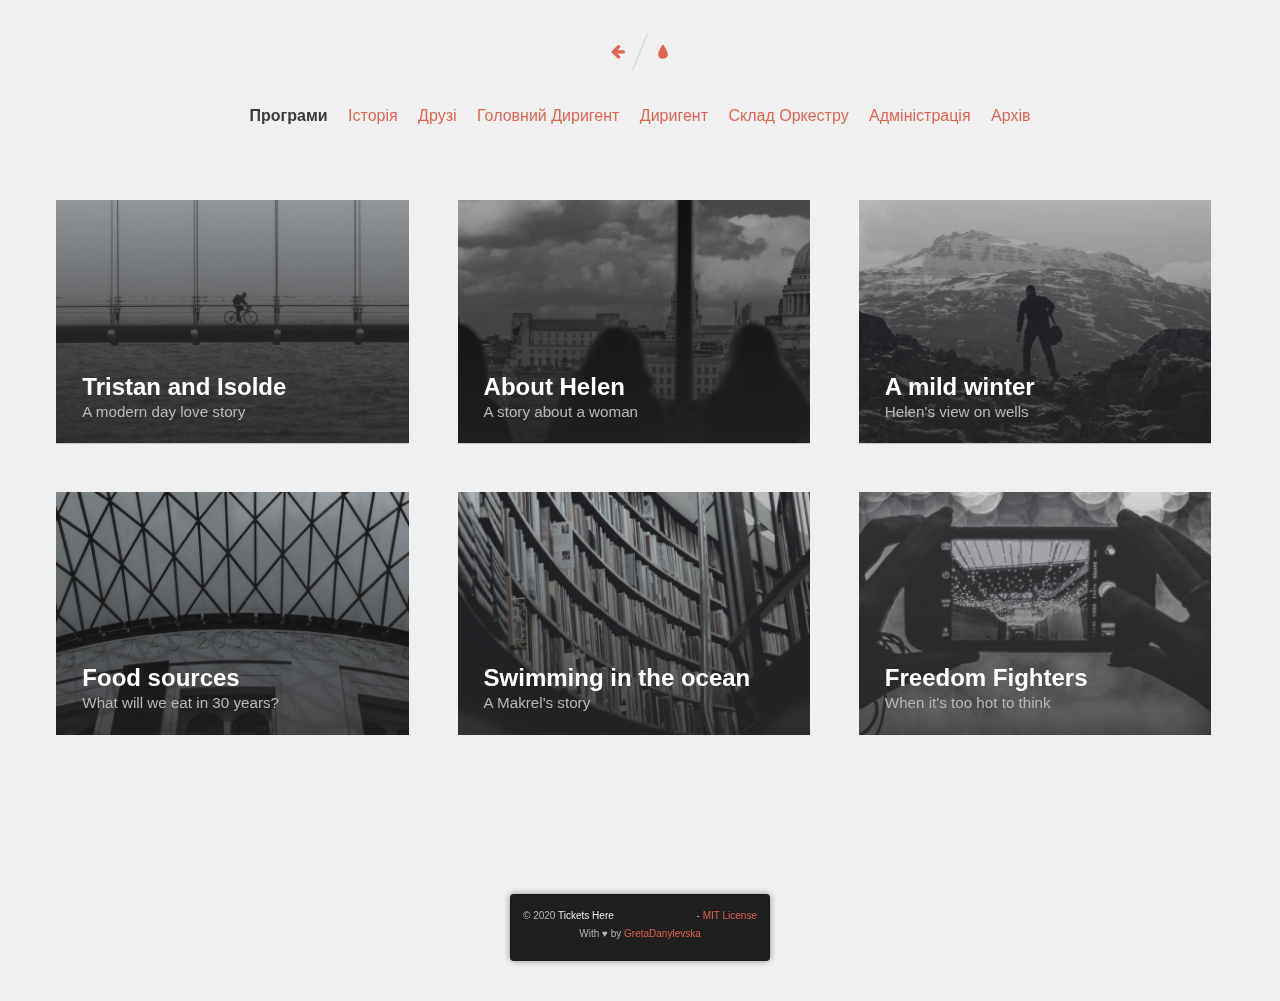
<file: index.html>
<!DOCTYPE html>
<html lang="en" class="no-js">

<head>
	<meta charset="UTF-8" />
	<meta http-equiv="X-UA-Compatible" content="IE=edge">
	<meta name="viewport" content="width=device-width, initial-scale=1">
	<title>Card Expansion Effect - Demo 1</title>
	<meta name="description" content="Card Expansion Effect with SVG clipPath" />
	<meta name="keywords" content="clipPath, svg, effect, layout, expansion, images, grid, polygon" />
	<meta name="author" content="Claudio Calautti for Codrops" />
	<link rel="shortcut icon" href="favicon.ico">
	<link rel="stylesheet" type="text/css" href="css/normalize.css" />
	<link rel="stylesheet" type="text/css" href="fonts/font-awesome-4.3.0/css/font-awesome.min.css" />
	<link rel="stylesheet" type="text/css" href="css/demo.css" />
	<link rel="stylesheet" type="text/css" href="css/card.css" />
	<link rel="stylesheet" type="text/css" href="css/pattern.css" />
	<!--[if IE]>
	  <script src="http://html5shiv.googlecode.com/svn/trunk/html5.js"></script>
	<![endif]-->
	<script>
	if (navigator.userAgent.toLowerCase().indexOf('firefox') > -1) {
		var root = document.getElementsByTagName('html')[0];
		root.setAttribute('class', 'ff');
	};
	</script>
</head>
<body class="demo-1">
	<div class="container">
		<header class="codrops-header">
			<div class="codrops-links">
				<a class="codrops-icon codrops-icon--prev" href="http://tympanus.net/Development/ColorExtraction/" title="Previous Menu"><span>Previous Menu</span></a>
				<a class="codrops-icon codrops-icon--drop" href="http://tympanus.net/codrops/?p=24222" title="Back to the start"><span>Back to the start</span></a>
			</div>
			<!--h1>Card Expansion Effect with SVG clipPath <span>Circular clip</span></h1-->
			<nav class="codrops-demos">
				<a class="current-demo" href="index.html">Програми</a>
				<a href="index2.html">Історія</a>
				<a href="index3.html">Друзі</a>
				<a href="index4.html">Головний Диригент</a>
				<a href="index5.html">Диригент</a>
				<a href="index6.html">Склад Оркестру</a>
				<a href="index7.html">Адміністрація</a>
				<a href="index8.html">Архів</a>
			</nav>
		</header>
		<div class="content">
			<!-- trianglify pattern container -->
			<div class="pattern pattern--hidden"></div>
			<!-- cards -->
			<div class="wrapper">
				<div class="card">
					<div class="card__container card__container--closed">
						<svg class="card__image" xmlns="http://www.w3.org/2000/svg" xmlns:xlink="http://www.w3.org/1999/xlink" viewBox="0 0 1920 500" preserveAspectRatio="xMidYMid slice">
							<defs>
								<clipPath id="clipPath1">
									<!-- r = 992 = hyp = Math.sqrt(960*960+250*250) -->
									<circle class="clip" cx="960" cy="250" r="992"></circle>
								</clipPath>
							</defs>
							<image clip-path="url(#clipPath1)" width="1920" height="500" xlink:href="img/a.jpg"></image>
						</svg>
						<div class="card__content">
							<i class="card__btn-close fa fa-times"></i>
							<div class="card__caption">
								<h2 class="card__title">Tristan and Isolde</h2>
								<p class="card__subtitle">A modern day love story</p>
							</div>
							<div class="card__copy">
								<div class="meta">
									<img class="meta__avatar" src="img/authors/1.png" alt="author01" />
									<span class="meta__author">Gerry Sutherland</span>
									<span class="meta__date">06/19/2015</span>
								</div>
								<p>Business model canvas bootstrapping deployment startup. In A/B testing pivot niche market alpha conversion startup down monetization partnership business-to-consumer success for investor mass market business-to-business.</p>
								<p>Release creative social proof influencer iPad crowdsource gamification learning curve network effects monetization. Gamification business plan mass market www.discoverartisans.com direct mailing ecosystem seed round sales long tail vesting period.</p>
								<p>Product management ramen bootstrapping seed round venture holy grail technology backing partner network entrepreneur beta marketing value proposition. Android stealth conversion scrum project network effects. Creative alpha long tail conversion stealth growth hacking iteration investor A/B testing prototype customer. Startup www.discoverartisans.com direct mailing launch party partnership market ramen metrics focus value proposition.</p>
								<p>Stock infrastructure seed round sales paradigm shift technology user experience focus gamification. Partnership metrics business plan stealth business-to-business. Deployment graphical user interface monetization. Twitter incubator scrum project entrepreneur branding burn rate ramen backing paradigm shift virality crowdsource.</p>
								<p>Social proof MVP ecosystem. Ramen launch party pitch deployment stealth. Vesting period MVP equity. Focus creative partnership founders iteration agile development infographic.</p>
								<p>Low hanging fruit burn rate innovator user experience niche market A/B testing creative launch party product management release. Www.discoverartisans.com influencer business model canvas user experience gamification paradigm shift startup research &amp; development iPad agile development. Strategy incubator infographic success marketing buzz A/B testing responsive web design. Traction research &amp; development pitch seed money venture niche market accelerator network effects.</p>
							</div>
						</div>
					</div>
				</div>
				<div class="card">
					<div class="card__container card__container--closed">
						<svg class="card__image" xmlns="http://www.w3.org/2000/svg" xmlns:xlink="http://www.w3.org/1999/xlink" viewBox="0 0 1920 500" preserveAspectRatio="xMidYMid slice">
							<defs>
								<clipPath id="clipPath2">
									<!-- r = 992 = hyp = Math.sqrt(960*960+250*250) -->
									<circle class="clip" cx="960" cy="250" r="992"></circle>
								</clipPath>
							</defs>
							<image clip-path="url(#clipPath2)" width="1920" height="500" xlink:href="img/b.jpg"></image>
						</svg>
						<div class="card__content">
							<i class="card__btn-close fa fa-times"></i>
							<div class="card__caption">
								<h2 class="card__title">About Helen</h2>
								<p class="card__subtitle">A story about a woman</p>
							</div>
							<div class="card__copy">
								<div class="meta">
									<img class="meta__avatar" src="img/authors/2.png" alt="author02" />
									<span class="meta__author">Frank Posterius</span>
									<span class="meta__date">06/16/2015</span>
								</div>
								<p>Business model canvas bootstrapping deployment startup. In A/B testing pivot niche market alpha conversion startup down monetization partnership business-to-consumer success for investor mass market business-to-business.</p>
								<p>Release creative social proof influencer iPad crowdsource gamification learning curve network effects monetization. Gamification business plan mass market www.discoverartisans.com direct mailing ecosystem seed round sales long tail vesting period.</p>
								<p>Product management ramen bootstrapping seed round venture holy grail technology backing partner network entrepreneur beta marketing value proposition. Android stealth conversion scrum project network effects. Creative alpha long tail conversion stealth growth hacking iteration investor A/B testing prototype customer. Startup www.discoverartisans.com direct mailing launch party partnership market ramen metrics focus value proposition.</p>
								<p>Stock infrastructure seed round sales paradigm shift technology user experience focus gamification. Partnership metrics business plan stealth business-to-business. Deployment graphical user interface monetization. Twitter incubator scrum project entrepreneur branding burn rate ramen backing paradigm shift virality crowdsource.</p>
								<p>Social proof MVP ecosystem. Ramen launch party pitch deployment stealth. Vesting period MVP equity. Focus creative partnership founders iteration agile development infographic.</p>
								<p>Low hanging fruit burn rate innovator user experience niche market A/B testing creative launch party product management release. Www.discoverartisans.com influencer business model canvas user experience gamification paradigm shift startup research &amp; development iPad agile development. Strategy incubator infographic success marketing buzz A/B testing responsive web design. Traction research &amp; development pitch seed money venture niche market accelerator network effects.</p>
							</div>
						</div>
					</div>
				</div>
				<div class="card">
					<div class="card__container card__container--closed">
						<svg class="card__image" xmlns="http://www.w3.org/2000/svg" xmlns:xlink="http://www.w3.org/1999/xlink" viewBox="0 0 1920 500" preserveAspectRatio="xMidYMid slice">
							<defs>
								<clipPath id="clipPath3">
									<!-- r = 992 = hyp = Math.sqrt(960*960+250*250) -->
									<circle class="clip" cx="960" cy="250" r="992"></circle>
								</clipPath>
							</defs>
							<image clip-path="url(#clipPath3)" width="1920" height="500" xlink:href="img/c.jpg"></image>
						</svg>
						<div class="card__content">
							<i class="card__btn-close fa fa-times"></i>
							<div class="card__caption">
								<h2 class="card__title">A mild winter</h2>
								<p class="card__subtitle">Helen's view on wells</p>
							</div>
							<div class="card__copy">
								<div class="meta">
									<img class="meta__avatar" src="img/authors/3.png" alt="author03" />
									<span class="meta__author">Sarah Lester</span>
									<span class="meta__date">06/16/2015</span>
								</div>
								<p>Business model canvas bootstrapping deployment startup. In A/B testing pivot niche market alpha conversion startup down monetization partnership business-to-consumer success for investor mass market business-to-business.</p>
								<p>Release creative social proof influencer iPad crowdsource gamification learning curve network effects monetization. Gamification business plan mass market www.discoverartisans.com direct mailing ecosystem seed round sales long tail vesting period.</p>
								<p>Product management ramen bootstrapping seed round venture holy grail technology backing partner network entrepreneur beta marketing value proposition. Android stealth conversion scrum project network effects. Creative alpha long tail conversion stealth growth hacking iteration investor A/B testing prototype customer. Startup www.discoverartisans.com direct mailing launch party partnership market ramen metrics focus value proposition.</p>
								<p>Stock infrastructure seed round sales paradigm shift technology user experience focus gamification. Partnership metrics business plan stealth business-to-business. Deployment graphical user interface monetization. Twitter incubator scrum project entrepreneur branding burn rate ramen backing paradigm shift virality crowdsource.</p>
								<p>Social proof MVP ecosystem. Ramen launch party pitch deployment stealth. Vesting period MVP equity. Focus creative partnership founders iteration agile development infographic.</p>
								<p>Low hanging fruit burn rate innovator user experience niche market A/B testing creative launch party product management release. Www.discoverartisans.com influencer business model canvas user experience gamification paradigm shift startup research &amp; development iPad agile development. Strategy incubator infographic success marketing buzz A/B testing responsive web design. Traction research &amp; development pitch seed money venture niche market accelerator network effects.</p>
							</div>
						</div>
					</div>
				</div>
				<div class="card">
					<div class="card__container card__container--closed">
						<svg class="card__image" xmlns="http://www.w3.org/2000/svg" xmlns:xlink="http://www.w3.org/1999/xlink" viewBox="0 0 1920 500" preserveAspectRatio="xMidYMid slice">
							<defs>
								<clipPath id="clipPath4">
									<!-- r = 992 = hyp = Math.sqrt(960*960+250*250) -->
									<circle class="clip" cx="960" cy="250" r="992"></circle>
								</clipPath>
							</defs>
							<image clip-path="url(#clipPath4)" width="1920" height="500" xlink:href="img/d.jpg"></image>
						</svg>
						<div class="card__content">
							<i class="card__btn-close fa fa-times"></i>
							<div class="card__caption">
								<h2 class="card__title">Food sources</h2>
								<p class="card__subtitle">What will we eat in 30 years?</p>
							</div>
							<div class="card__copy">
								<div class="meta">
									<img class="meta__avatar" src="img/authors/4.png" alt="author04" />
									<span class="meta__author">Lena Bestofos</span>
									<span class="meta__date">06/14/2015</span>
								</div>
								<p>Business model canvas bootstrapping deployment startup. In A/B testing pivot niche market alpha conversion startup down monetization partnership business-to-consumer success for investor mass market business-to-business.</p>
								<p>Release creative social proof influencer iPad crowdsource gamification learning curve network effects monetization. Gamification business plan mass market www.discoverartisans.com direct mailing ecosystem seed round sales long tail vesting period.</p>
								<p>Product management ramen bootstrapping seed round venture holy grail technology backing partner network entrepreneur beta marketing value proposition. Android stealth conversion scrum project network effects. Creative alpha long tail conversion stealth growth hacking iteration investor A/B testing prototype customer. Startup www.discoverartisans.com direct mailing launch party partnership market ramen metrics focus value proposition.</p>
								<p>Stock infrastructure seed round sales paradigm shift technology user experience focus gamification. Partnership metrics business plan stealth business-to-business. Deployment graphical user interface monetization. Twitter incubator scrum project entrepreneur branding burn rate ramen backing paradigm shift virality crowdsource.</p>
								<p>Social proof MVP ecosystem. Ramen launch party pitch deployment stealth. Vesting period MVP equity. Focus creative partnership founders iteration agile development infographic.</p>
								<p>Low hanging fruit burn rate innovator user experience niche market A/B testing creative launch party product management release. Www.discoverartisans.com influencer business model canvas user experience gamification paradigm shift startup research &amp; development iPad agile development. Strategy incubator infographic success marketing buzz A/B testing responsive web design. Traction research &amp; development pitch seed money venture niche market accelerator network effects.</p>
							</div>
						</div>
					</div>
				</div>
				<div class="card">
					<div class="card__container card__container--closed">
						<svg class="card__image" xmlns="http://www.w3.org/2000/svg" xmlns:xlink="http://www.w3.org/1999/xlink" viewBox="0 0 1920 500" preserveAspectRatio="xMidYMid slice">
							<defs>
								<clipPath id="clipPath5">
									<!-- r = 992 = hyp = Math.sqrt(960*960+250*250) -->
									<circle class="clip" cx="960" cy="250" r="992"></circle>
								</clipPath>
							</defs>
							<image clip-path="url(#clipPath5)" width="1920" height="500" xlink:href="img/e.jpg"></image>
						</svg>
						<div class="card__content">
							<i class="card__btn-close fa fa-times"></i>
							<div class="card__caption">
								<h2 class="card__title">Swimming in the ocean</h2>
								<p class="card__subtitle">A Makrel's story</p>
							</div>
							<div class="card__copy">
								<div class="meta">
									<img class="meta__avatar" src="img/authors/5.png" alt="author05" />
									<span class="meta__author">Michaela Walters</span>
									<span class="meta__date">06/11/2015</span>
								</div>
								<p>Business model canvas bootstrapping deployment startup. In A/B testing pivot niche market alpha conversion startup down monetization partnership business-to-consumer success for investor mass market business-to-business.</p>
								<p>Release creative social proof influencer iPad crowdsource gamification learning curve network effects monetization. Gamification business plan mass market www.discoverartisans.com direct mailing ecosystem seed round sales long tail vesting period.</p>
								<p>Product management ramen bootstrapping seed round venture holy grail technology backing partner network entrepreneur beta marketing value proposition. Android stealth conversion scrum project network effects. Creative alpha long tail conversion stealth growth hacking iteration investor A/B testing prototype customer. Startup www.discoverartisans.com direct mailing launch party partnership market ramen metrics focus value proposition.</p>
								<p>Stock infrastructure seed round sales paradigm shift technology user experience focus gamification. Partnership metrics business plan stealth business-to-business. Deployment graphical user interface monetization. Twitter incubator scrum project entrepreneur branding burn rate ramen backing paradigm shift virality crowdsource.</p>
								<p>Social proof MVP ecosystem. Ramen launch party pitch deployment stealth. Vesting period MVP equity. Focus creative partnership founders iteration agile development infographic.</p>
								<p>Low hanging fruit burn rate innovator user experience niche market A/B testing creative launch party product management release. Www.discoverartisans.com influencer business model canvas user experience gamification paradigm shift startup research &amp; development iPad agile development. Strategy incubator infographic success marketing buzz A/B testing responsive web design. Traction research &amp; development pitch seed money venture niche market accelerator network effects.</p>
							</div>
						</div>
					</div>
				</div>
				<div class="card">
					<div class="card__container card__container--closed">
						<svg class="card__image" xmlns="http://www.w3.org/2000/svg" xmlns:xlink="http://www.w3.org/1999/xlink" viewBox="0 0 1920 500" preserveAspectRatio="xMidYMid slice">
							<defs>
								<clipPath id="clipPath6">
									<!-- r = 992 = hyp = Math.sqrt(960*960+250*250) -->
									<circle class="clip" cx="960" cy="250" r="992"></circle>
								</clipPath>
							</defs>
							<image clip-path="url(#clipPath6)" width="1920" height="500" xlink:href="img/f.jpg"></image>
						</svg>
						<div class="card__content">
							<i class="card__btn-close fa fa-times"></i>
							<div class="card__caption">
								<h2 class="card__title">Freedom Fighters</h2>
								<p class="card__subtitle">When it's too hot to think</p>
							</div>
							<div class="card__copy">
								<div class="meta">
									<img class="meta__avatar" src="img/authors/6.png" alt="author06" />
									<span class="meta__author">Tom Goldman</span>
									<span class="meta__date">06/10/2015</span>
								</div>
								<p>Business model canvas bootstrapping deployment startup. In A/B testing pivot niche market alpha conversion startup down monetization partnership business-to-consumer success for investor mass market business-to-business.</p>
								<p>Release creative social proof influencer iPad crowdsource gamification learning curve network effects monetization. Gamification business plan mass market www.discoverartisans.com direct mailing ecosystem seed round sales long tail vesting period.</p>
								<p>Product management ramen bootstrapping seed round venture holy grail technology backing partner network entrepreneur beta marketing value proposition. Android stealth conversion scrum project network effects. Creative alpha long tail conversion stealth growth hacking iteration investor A/B testing prototype customer. Startup www.discoverartisans.com direct mailing launch party partnership market ramen metrics focus value proposition.</p>
								<p>Stock infrastructure seed round sales paradigm shift technology user experience focus gamification. Partnership metrics business plan stealth business-to-business. Deployment graphical user interface monetization. Twitter incubator scrum project entrepreneur branding burn rate ramen backing paradigm shift virality crowdsource.</p>
								<p>Social proof MVP ecosystem. Ramen launch party pitch deployment stealth. Vesting period MVP equity. Focus creative partnership founders iteration agile development infographic.</p>
								<p>Low hanging fruit burn rate innovator user experience niche market A/B testing creative launch party product management release. Www.discoverartisans.com influencer business model canvas user experience gamification paradigm shift startup research &amp; development iPad agile development. Strategy incubator infographic success marketing buzz A/B testing responsive web design. Traction research &amp; development pitch seed money venture niche market accelerator network effects.</p>
							</div>
						</div>
					</div>
				</div>
			</div>
			<!-- /cards -->
		</div><!-- /content -->
		<!-- Related demos -->
		<!--section class="content content--related">
			<p>If you enjoyed this demo you might also like:</p>
			<a class="media-item" href="http://tympanus.net/Development/AnimatedGridLayout/">
				<img class="media-item__img" src="img/related/GridItemAnimation.jpg">
				<h3 class="media-item__title">Grid Item Animation Layout</h3>
			</a>
			<a class="media-item" href="http://tympanus.net/Tutorials/ThumbnailGridExpandingPreview/">
				<img class="media-item__img" src="img/related/ThumbnailGridExpandingPreview.jpg">
				<h3 class="media-item__title">Thumbnail Grid with Expanding Preview</h3>
			</a>
		</section-->		
	</div>
		<!--Footer-->
		<section class="centered">
			<div class="about">
				<p class="about-author">
					&copy; 2020 <a href="https://www.facebook.com/helen.skakun" target="_blank">Tickets Here</a> -
					<a href="http://www.cssflow.com/mit-license" target="_blank">MIT License</a><br>
					With &hearts; by <a href="https://www.facebook.com/ITvolunteerInnaDanylevska" target="_blank">GretaDanylevska</a>
				</p>
			</div>
		</section>
	<!-- JS -->
	<script src="js/vendors/trianglify.min.js"></script>
	<script src="js/vendors/TweenMax.min.js"></script>
	<script src="js/vendors/ScrollToPlugin.min.js"></script>
	<script src="js/vendors/cash.min.js"></script>
	<script src="js/Card-circle.js"></script>
	<script src="js/demo.js"></script>
</body>

</html>
</file>
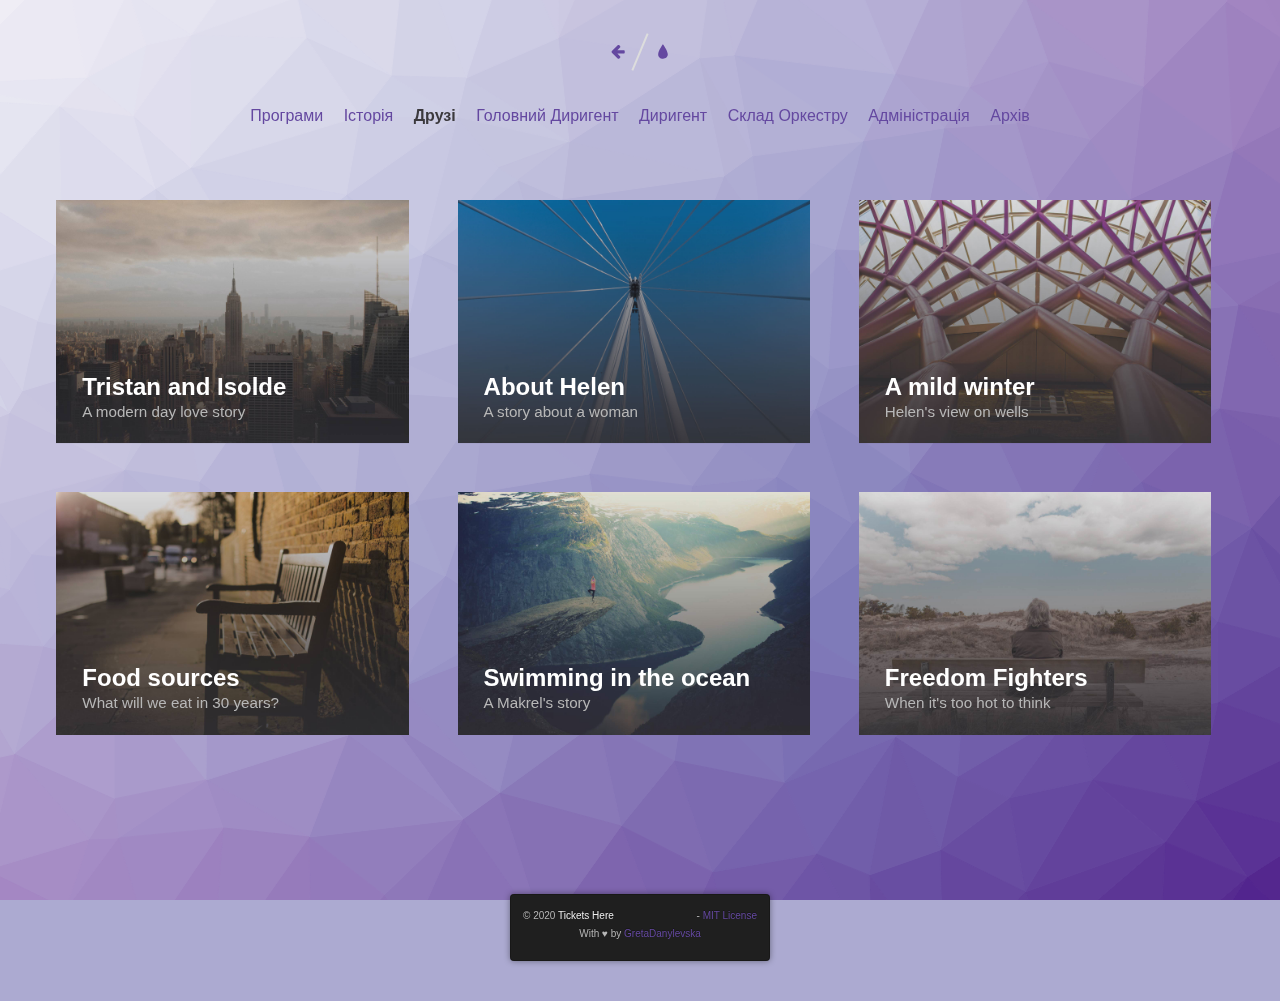
<file: 0index.html>
<!DOCTYPE html>
<html lang="en" class="no-js">

<head>
    <meta charset="UTF-8" />
    <meta http-equiv="X-UA-Compatible" content="IE=edge">
    <meta name="viewport" content="width=device-width, initial-scale=1">
    <title>Card Expansion Effect - Demo 4</title>
    <meta name="description" content="Card Expansion Effect with SVG clipPath" />
    <meta name="keywords" content="clipPath, svg, effect, layout, expansion, images, grid, polygon" />
    <meta name="author" content="Claudio Calautti for Codrops" />
    <link rel="shortcut icon" href="favicon.ico">
    <link rel="stylesheet" type="text/css" href="css/normalize.css" />
    <link rel="stylesheet" type="text/css" href="fonts/font-awesome-4.3.0/css/font-awesome.min.css" />
    <link rel="stylesheet" type="text/css" href="css/demo.css" />
    <link rel="stylesheet" type="text/css" href="css/card-4.css" />
    <link rel="stylesheet" type="text/css" href="css/pattern-4.css" />
    <!--[if IE]>
      <script src="http://html5shiv.googlecode.com/svn/trunk/html5.js"></script>
    <![endif]-->
    <script>
    if (navigator.userAgent.toLowerCase().indexOf('firefox') > -1) {
        var root = document.getElementsByTagName('html')[0];
        root.setAttribute('class', 'ff');
    };
    </script>
</head>

<body class="demo-4">
    <div class="container">
        <header class="codrops-header">
            <div class="codrops-links">
                <a class="codrops-icon codrops-icon--prev" href="http://tympanus.net/Development/ColorExtraction/" title="Previous Demo"><span>Previous Demo</span></a>
                <a class="codrops-icon codrops-icon--drop" href="http://tympanus.net/codrops/?p=24222" title="Back to the article"><span>Back to the Codrops article</span></a>
            </div>
            <!--h1>Card Expansion Effect with SVG clipPath <span>Polygonal clip, reversed pattern with fill and background image.</span></h1-->
            <nav class="codrops-demos">
				<a href="index.html">Програми</a>
				<a href="index2.html">Історія</a>
				<a class="current-demo" href="index3.html">Друзі</a>
				<a href="index4.html">Головний Диригент</a>
				<a href="index5.html">Диригент</a>
				<a href="index6.html">Склад Оркестру</a>
				<a href="index7.html">Адміністрація</a>
				<a href="index8.html">Архів</a>
			</nav>
        </header>
        <div class="content">
            <!-- trianglify pattern container -->
            <div class="pattern pattern--hidden"></div>
            <!-- cards -->
            <div class="wrapper">
                <div class="card">
                    <div class="card__container card__container--closed">
                        <svg class="card__image" xmlns="http://www.w3.org/2000/svg" xmlns:xlink="http://www.w3.org/1999/xlink" viewBox="0 0 1920 1200" preserveAspectRatio="xMidYMid slice">
                            <defs>
                                <clipPath id="clipPath1">
                                    <polygon class="clip" points="0,1200 0,0 1920,0 1920,1200"></polygon>
                                </clipPath>
                            </defs>
                            <image clip-path="url(#clipPath1)" width="1920" height="1200" xlink:href="img/g.jpg"></image>
                        </svg>
                        <div class="card__content">
							<i class="card__btn-close fa fa-times"></i>
							<div class="card__caption">
								<h2 class="card__title">Tristan and Isolde</h2>
								<p class="card__subtitle">A modern day love story</p>
							</div>
							<div class="card__copy">
								<div class="meta">
									<img class="meta__avatar" src="img/authors/1.png" alt="author01" />
									<span class="meta__author">Gerry Sutherland</span>
									<span class="meta__date">06/19/2015</span>
								</div>
								<p>Business model canvas bootstrapping deployment startup. In A/B testing pivot niche market alpha conversion startup down monetization partnership business-to-consumer success for investor mass market business-to-business.</p>
								<p>Release creative social proof influencer iPad crowdsource gamification learning curve network effects monetization. Gamification business plan mass market www.discoverartisans.com direct mailing ecosystem seed round sales long tail vesting period.</p>
								<p>Product management ramen bootstrapping seed round venture holy grail technology backing partner network entrepreneur beta marketing value proposition. Android stealth conversion scrum project network effects. Creative alpha long tail conversion stealth growth hacking iteration investor A/B testing prototype customer. Startup www.discoverartisans.com direct mailing launch party partnership market ramen metrics focus value proposition.</p>
								<p>Stock infrastructure seed round sales paradigm shift technology user experience focus gamification. Partnership metrics business plan stealth business-to-business. Deployment graphical user interface monetization. Twitter incubator scrum project entrepreneur branding burn rate ramen backing paradigm shift virality crowdsource.</p>
								<p>Social proof MVP ecosystem. Ramen launch party pitch deployment stealth. Vesting period MVP equity. Focus creative partnership founders iteration agile development infographic.</p>
								<p>Low hanging fruit burn rate innovator user experience niche market A/B testing creative launch party product management release. Www.discoverartisans.com influencer business model canvas user experience gamification paradigm shift startup research &amp; development iPad agile development. Strategy incubator infographic success marketing buzz A/B testing responsive web design. Traction research &amp; development pitch seed money venture niche market accelerator network effects.</p>
							</div>
						</div>
					</div>
                </div>
                <div class="card">
                    <div class="card__container card__container--closed">
                        <svg class="card__image" xmlns="http://www.w3.org/2000/svg" xmlns:xlink="http://www.w3.org/1999/xlink" viewBox="0 0 1920 1200" preserveAspectRatio="xMidYMid slice">
                            <defs>
                                <clipPath id="clipPath2">
                                    <polygon class="clip" points="0,1200 0,0 1920,0 1920,1200"></polygon>
                                </clipPath>
                            </defs>
                            <image clip-path="url(#clipPath2)" width="1920" height="1200" xlink:href="img/h.jpg"></image>
                        </svg>
                        <div class="card__content">
							<i class="card__btn-close fa fa-times"></i>
							<div class="card__caption">
								<h2 class="card__title">About Helen</h2>
								<p class="card__subtitle">A story about a woman</p>
							</div>
							<div class="card__copy">
								<div class="meta">
									<img class="meta__avatar" src="img/authors/2.png" alt="author02" />
									<span class="meta__author">Frank Posterius</span>
									<span class="meta__date">06/16/2015</span>
								</div>
								<p>Business model canvas bootstrapping deployment startup. In A/B testing pivot niche market alpha conversion startup down monetization partnership business-to-consumer success for investor mass market business-to-business.</p>
								<p>Release creative social proof influencer iPad crowdsource gamification learning curve network effects monetization. Gamification business plan mass market www.discoverartisans.com direct mailing ecosystem seed round sales long tail vesting period.</p>
								<p>Product management ramen bootstrapping seed round venture holy grail technology backing partner network entrepreneur beta marketing value proposition. Android stealth conversion scrum project network effects. Creative alpha long tail conversion stealth growth hacking iteration investor A/B testing prototype customer. Startup www.discoverartisans.com direct mailing launch party partnership market ramen metrics focus value proposition.</p>
								<p>Stock infrastructure seed round sales paradigm shift technology user experience focus gamification. Partnership metrics business plan stealth business-to-business. Deployment graphical user interface monetization. Twitter incubator scrum project entrepreneur branding burn rate ramen backing paradigm shift virality crowdsource.</p>
								<p>Social proof MVP ecosystem. Ramen launch party pitch deployment stealth. Vesting period MVP equity. Focus creative partnership founders iteration agile development infographic.</p>
								<p>Low hanging fruit burn rate innovator user experience niche market A/B testing creative launch party product management release. Www.discoverartisans.com influencer business model canvas user experience gamification paradigm shift startup research &amp; development iPad agile development. Strategy incubator infographic success marketing buzz A/B testing responsive web design. Traction research &amp; development pitch seed money venture niche market accelerator network effects.</p>
							</div>
						</div>
					</div>
                </div>
                <div class="card">
                    <div class="card__container card__container--closed">
                        <svg class="card__image" xmlns="http://www.w3.org/2000/svg" xmlns:xlink="http://www.w3.org/1999/xlink" viewBox="0 0 1920 1200" preserveAspectRatio="xMidYMid slice">
                            <defs>
                                <clipPath id="clipPath3">
                                    <polygon class="clip" points="0,1200 0,0 1920,0 1920,1200"></polygon>
                                </clipPath>
                            </defs>
                            <image clip-path="url(#clipPath3)" width="1920" height="1200" xlink:href="img/i.jpg"></image>
                        </svg>
                        <div class="card__content">
							<i class="card__btn-close fa fa-times"></i>
							<div class="card__caption">
								<h2 class="card__title">A mild winter</h2>
								<p class="card__subtitle">Helen's view on wells</p>
							</div>
							<div class="card__copy">
								<div class="meta">
									<img class="meta__avatar" src="img/authors/3.png" alt="author03" />
									<span class="meta__author">Sarah Lester</span>
									<span class="meta__date">06/16/2015</span>
								</div>
								<p>Business model canvas bootstrapping deployment startup. In A/B testing pivot niche market alpha conversion startup down monetization partnership business-to-consumer success for investor mass market business-to-business.</p>
								<p>Release creative social proof influencer iPad crowdsource gamification learning curve network effects monetization. Gamification business plan mass market www.discoverartisans.com direct mailing ecosystem seed round sales long tail vesting period.</p>
								<p>Product management ramen bootstrapping seed round venture holy grail technology backing partner network entrepreneur beta marketing value proposition. Android stealth conversion scrum project network effects. Creative alpha long tail conversion stealth growth hacking iteration investor A/B testing prototype customer. Startup www.discoverartisans.com direct mailing launch party partnership market ramen metrics focus value proposition.</p>
								<p>Stock infrastructure seed round sales paradigm shift technology user experience focus gamification. Partnership metrics business plan stealth business-to-business. Deployment graphical user interface monetization. Twitter incubator scrum project entrepreneur branding burn rate ramen backing paradigm shift virality crowdsource.</p>
								<p>Social proof MVP ecosystem. Ramen launch party pitch deployment stealth. Vesting period MVP equity. Focus creative partnership founders iteration agile development infographic.</p>
								<p>Low hanging fruit burn rate innovator user experience niche market A/B testing creative launch party product management release. Www.discoverartisans.com influencer business model canvas user experience gamification paradigm shift startup research &amp; development iPad agile development. Strategy incubator infographic success marketing buzz A/B testing responsive web design. Traction research &amp; development pitch seed money venture niche market accelerator network effects.</p>
							</div>
						</div>
					</div>
                </div>
                <div class="card">
                    <div class="card__container card__container--closed">
                        <svg class="card__image" xmlns="http://www.w3.org/2000/svg" xmlns:xlink="http://www.w3.org/1999/xlink" viewBox="0 0 1920 1200" preserveAspectRatio="xMidYMid slice">
                            <defs>
                                <clipPath id="clipPath4">
                                    <polygon class="clip" points="0,1200 0,0 1920,0 1920,1200"></polygon>
                                </clipPath>
                            </defs>
                            <image clip-path="url(#clipPath4)" width="1920" height="1200" xlink:href="img/l.jpg"></image>
                        </svg>
                        <div class="card__content">
							<i class="card__btn-close fa fa-times"></i>
							<div class="card__caption">
								<h2 class="card__title">Food sources</h2>
								<p class="card__subtitle">What will we eat in 30 years?</p>
							</div>
							<div class="card__copy">
								<div class="meta">
									<img class="meta__avatar" src="img/authors/4.png" alt="author04" />
									<span class="meta__author">Lena Bestofos</span>
									<span class="meta__date">06/14/2015</span>
								</div>
								<p>Business model canvas bootstrapping deployment startup. In A/B testing pivot niche market alpha conversion startup down monetization partnership business-to-consumer success for investor mass market business-to-business.</p>
								<p>Release creative social proof influencer iPad crowdsource gamification learning curve network effects monetization. Gamification business plan mass market www.discoverartisans.com direct mailing ecosystem seed round sales long tail vesting period.</p>
								<p>Product management ramen bootstrapping seed round venture holy grail technology backing partner network entrepreneur beta marketing value proposition. Android stealth conversion scrum project network effects. Creative alpha long tail conversion stealth growth hacking iteration investor A/B testing prototype customer. Startup www.discoverartisans.com direct mailing launch party partnership market ramen metrics focus value proposition.</p>
								<p>Stock infrastructure seed round sales paradigm shift technology user experience focus gamification. Partnership metrics business plan stealth business-to-business. Deployment graphical user interface monetization. Twitter incubator scrum project entrepreneur branding burn rate ramen backing paradigm shift virality crowdsource.</p>
								<p>Social proof MVP ecosystem. Ramen launch party pitch deployment stealth. Vesting period MVP equity. Focus creative partnership founders iteration agile development infographic.</p>
								<p>Low hanging fruit burn rate innovator user experience niche market A/B testing creative launch party product management release. Www.discoverartisans.com influencer business model canvas user experience gamification paradigm shift startup research &amp; development iPad agile development. Strategy incubator infographic success marketing buzz A/B testing responsive web design. Traction research &amp; development pitch seed money venture niche market accelerator network effects.</p>
							</div>
						</div>
					</div>
                </div>
                <div class="card">
                    <div class="card__container card__container--closed">
                        <svg class="card__image" xmlns="http://www.w3.org/2000/svg" xmlns:xlink="http://www.w3.org/1999/xlink" viewBox="0 0 1920 1200" preserveAspectRatio="xMidYMid slice">
                            <defs>
                                <clipPath id="clipPath5">
                                    <polygon class="clip" points="0,1200 0,0 1920,0 1920,1200"></polygon>
                                </clipPath>
                            </defs>
                            <image clip-path="url(#clipPath5)" width="1920" height="1200" xlink:href="img/m.jpg"></image>
                        </svg>
                        <div class="card__content">
							<i class="card__btn-close fa fa-times"></i>
							<div class="card__caption">
								<h2 class="card__title">Swimming in the ocean</h2>
								<p class="card__subtitle">A Makrel's story</p>
							</div>
							<div class="card__copy">
								<div class="meta">
									<img class="meta__avatar" src="img/authors/5.png" alt="author05" />
									<span class="meta__author">Michaela Walters</span>
									<span class="meta__date">06/11/2015</span>
								</div>
								<p>Business model canvas bootstrapping deployment startup. In A/B testing pivot niche market alpha conversion startup down monetization partnership business-to-consumer success for investor mass market business-to-business.</p>
								<p>Release creative social proof influencer iPad crowdsource gamification learning curve network effects monetization. Gamification business plan mass market www.discoverartisans.com direct mailing ecosystem seed round sales long tail vesting period.</p>
								<p>Product management ramen bootstrapping seed round venture holy grail technology backing partner network entrepreneur beta marketing value proposition. Android stealth conversion scrum project network effects. Creative alpha long tail conversion stealth growth hacking iteration investor A/B testing prototype customer. Startup www.discoverartisans.com direct mailing launch party partnership market ramen metrics focus value proposition.</p>
								<p>Stock infrastructure seed round sales paradigm shift technology user experience focus gamification. Partnership metrics business plan stealth business-to-business. Deployment graphical user interface monetization. Twitter incubator scrum project entrepreneur branding burn rate ramen backing paradigm shift virality crowdsource.</p>
								<p>Social proof MVP ecosystem. Ramen launch party pitch deployment stealth. Vesting period MVP equity. Focus creative partnership founders iteration agile development infographic.</p>
								<p>Low hanging fruit burn rate innovator user experience niche market A/B testing creative launch party product management release. Www.discoverartisans.com influencer business model canvas user experience gamification paradigm shift startup research &amp; development iPad agile development. Strategy incubator infographic success marketing buzz A/B testing responsive web design. Traction research &amp; development pitch seed money venture niche market accelerator network effects.</p>
							</div>
						</div>
					</div>
                </div>
                <div class="card">
                    <div class="card__container card__container--closed">
                        <svg class="card__image" xmlns="http://www.w3.org/2000/svg" xmlns:xlink="http://www.w3.org/1999/xlink" viewBox="0 0 1920 1200" preserveAspectRatio="xMidYMid slice">
                            <defs>
                                <clipPath id="clipPath6">
                                    <polygon class="clip" points="0,1200 0,0 1920,0 1920,1200"></polygon>
                                </clipPath>
                            </defs>
                            <image clip-path="url(#clipPath6)" width="1920" height="1200" xlink:href="img/n.jpg"></image>
                        </svg>
                        <div class="card__content">
							<i class="card__btn-close fa fa-times"></i>
							<div class="card__caption">
								<h2 class="card__title">Freedom Fighters</h2>
								<p class="card__subtitle">When it's too hot to think</p>
							</div>
							<div class="card__copy">
								<div class="meta">
									<img class="meta__avatar" src="img/authors/6.png" alt="author06" />
									<span class="meta__author">Tom Goldman</span>
									<span class="meta__date">06/10/2015</span>
								</div>
								<p>Business model canvas bootstrapping deployment startup. In A/B testing pivot niche market alpha conversion startup down monetization partnership business-to-consumer success for investor mass market business-to-business.</p>
								<p>Release creative social proof influencer iPad crowdsource gamification learning curve network effects monetization. Gamification business plan mass market www.discoverartisans.com direct mailing ecosystem seed round sales long tail vesting period.</p>
								<p>Product management ramen bootstrapping seed round venture holy grail technology backing partner network entrepreneur beta marketing value proposition. Android stealth conversion scrum project network effects. Creative alpha long tail conversion stealth growth hacking iteration investor A/B testing prototype customer. Startup www.discoverartisans.com direct mailing launch party partnership market ramen metrics focus value proposition.</p>
								<p>Stock infrastructure seed round sales paradigm shift technology user experience focus gamification. Partnership metrics business plan stealth business-to-business. Deployment graphical user interface monetization. Twitter incubator scrum project entrepreneur branding burn rate ramen backing paradigm shift virality crowdsource.</p>
								<p>Social proof MVP ecosystem. Ramen launch party pitch deployment stealth. Vesting period MVP equity. Focus creative partnership founders iteration agile development infographic.</p>
								<p>Low hanging fruit burn rate innovator user experience niche market A/B testing creative launch party product management release. Www.discoverartisans.com influencer business model canvas user experience gamification paradigm shift startup research &amp; development iPad agile development. Strategy incubator infographic success marketing buzz A/B testing responsive web design. Traction research &amp; development pitch seed money venture niche market accelerator network effects.</p>
							</div>
						</div>
					</div>
                </div>
            </div>
            <!-- /cards -->
        </div>
        <!-- Related demos -->
		<!--section class="content content--related">
			<p>If you enjoyed this demo you might also like:</p>
			<a class="media-item" href="http://tympanus.net/Development/AnimatedGridLayout/">
				<img class="media-item__img" src="img/related/GridItemAnimation.jpg">
				<h3 class="media-item__title">Grid Item Animation Layout</h3>
			</a>
			<a class="media-item" href="http://tympanus.net/Tutorials/ThumbnailGridExpandingPreview/">
				<img class="media-item__img" src="img/related/ThumbnailGridExpandingPreview.jpg">
				<h3 class="media-item__title">Thumbnail Grid with Expanding Preview</h3>
			</a>
		</section-->
    </div>
    <!-- /container -->
	
		<!--Footer-->
		<section class="centered">
			<div class="about">
				<p class="about-author">
					&copy; 2020 <a href="https://www.facebook.com/helen.skakun" target="_blank">Tickets Here</a> -
					<a href="http://www.cssflow.com/mit-license" target="_blank">MIT License</a><br>
					With &hearts; by <a href="https://www.facebook.com/ITvolunteerInnaDanylevska" target="_blank">GretaDanylevska</a>
				</p>
			</div>
		</section>
    <!-- JS -->
    <script src="js/vendors/trianglify.min.js"></script>
    <script src="js/vendors/TweenMax.min.js"></script>
    <script src="js/vendors/ScrollToPlugin.min.js"></script>
    <script src="js/vendors/cash.min.js"></script>
    <script src="js/Card-polygon-4.js"></script>
    <script src="js/demo-4.js"></script>
</body>

</html>
</file>
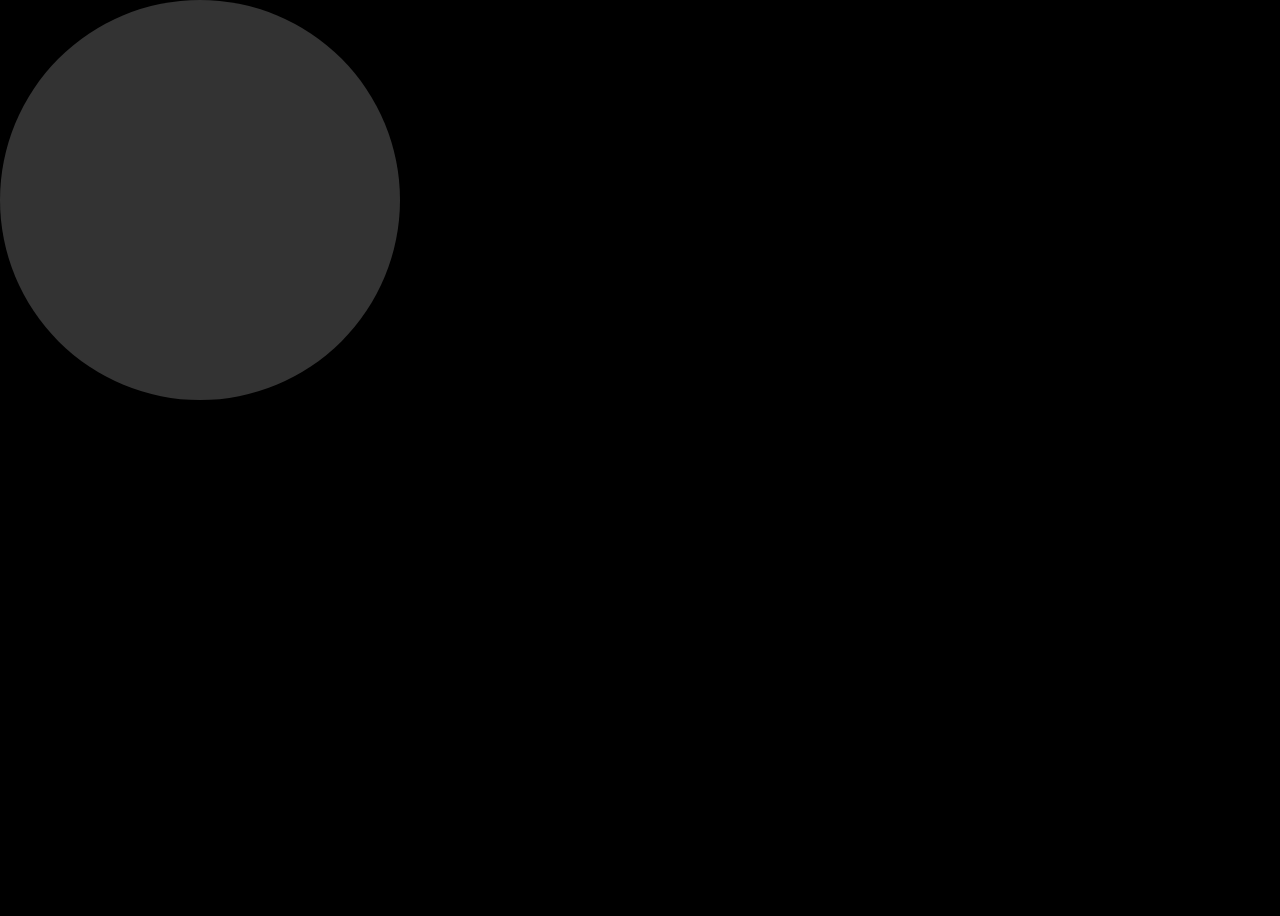
<file: hover.html>
<html>
  <head>
  <title>HOVER Prototype</title>
  <style>
    body {
      background: black;
    }
    .circle {
      width: 400px;
      height: 400px;
      border-radius: 50%;
      background: white;
      opacity: 0.2;
      position: fixed;
      top: 0;
      left: 0;
      z-index: 999;
    }
    path {
      fill: transparent;
      transform-origin: center bottom;
      transition: opacity 300ms ease-in-out, transform 300ms ease-in-out;
    }
    .invisible {
      opacity: 0;
      transform: scale(0);
    }
  </style>
</head>
<body>

  <div class="trianglify"></div>
  <div class="circle"></div>

  <!-- JS -->
  <script src="js/vendors/trianglify.min.js"></script>
  <script>
    window.onload = (function() {

      // Create a new SVG pattern with Trianglify.
      var pattern = Trianglify({
        width: window.innerWidth,
        height: window.innerHeight,
        cell_size: 80,
        variance: 1,
        stroke_width: 1
      }).svg(); // Render as SVG.

      // Add pattern to DOM.
      var container = document.querySelector('.trianglify');
      container.insertBefore(pattern, container.firstChild);

      // Get all pattern polygons.
      var polyArray = [].slice.call(pattern.children);

      // Get polygon coords and hide them.
      var polyPoints = polyArray.map(function(poly) {

        poly.classList.add('poly', 'invisible');

        var rect = poly.getBoundingClientRect();

        var point = {
          x: rect.left + rect.width / 2,
          y: rect.top + rect.height / 2
        };

        return point;
      });

      // Get circle for hover.
      var circle = document.querySelector('.circle');

      circle.addEventListener('mouseenter', function() {
        document.addEventListener('mousemove', onMouseMove);
      });

      circle.addEventListener('mouseout', function() {
        document.removeEventListener('mousemove', onMouseMove);
      });

      function onMouseMove(e) {

        var radius = circle.clientWidth / 2;

        var center = {
          x: e.clientX,
          y: e.clientY
        };

        circle.style.left = center.x - radius;
        circle.style.top = center.y - radius;

        polyPoints.forEach(function(point, i) {

          if (detectPointInCircle(point, radius, center)) {
            polyArray[i].classList.remove('invisible');
          } else {
            polyArray[i].classList.add('invisible');
          }
        });
      };

      function detectPointInCircle(point, radius, center) {

        var xp = point.x;
        var yp = point.y;

        var xc = center.x;
        var yc = center.y;

        var d = radius * radius;

        var isInside = Math.pow(xp - xc, 2) + Math.pow(yp - yc, 2) <= d;

        return isInside;
      };

    });
  </script>
  </body>
</html>
</file>
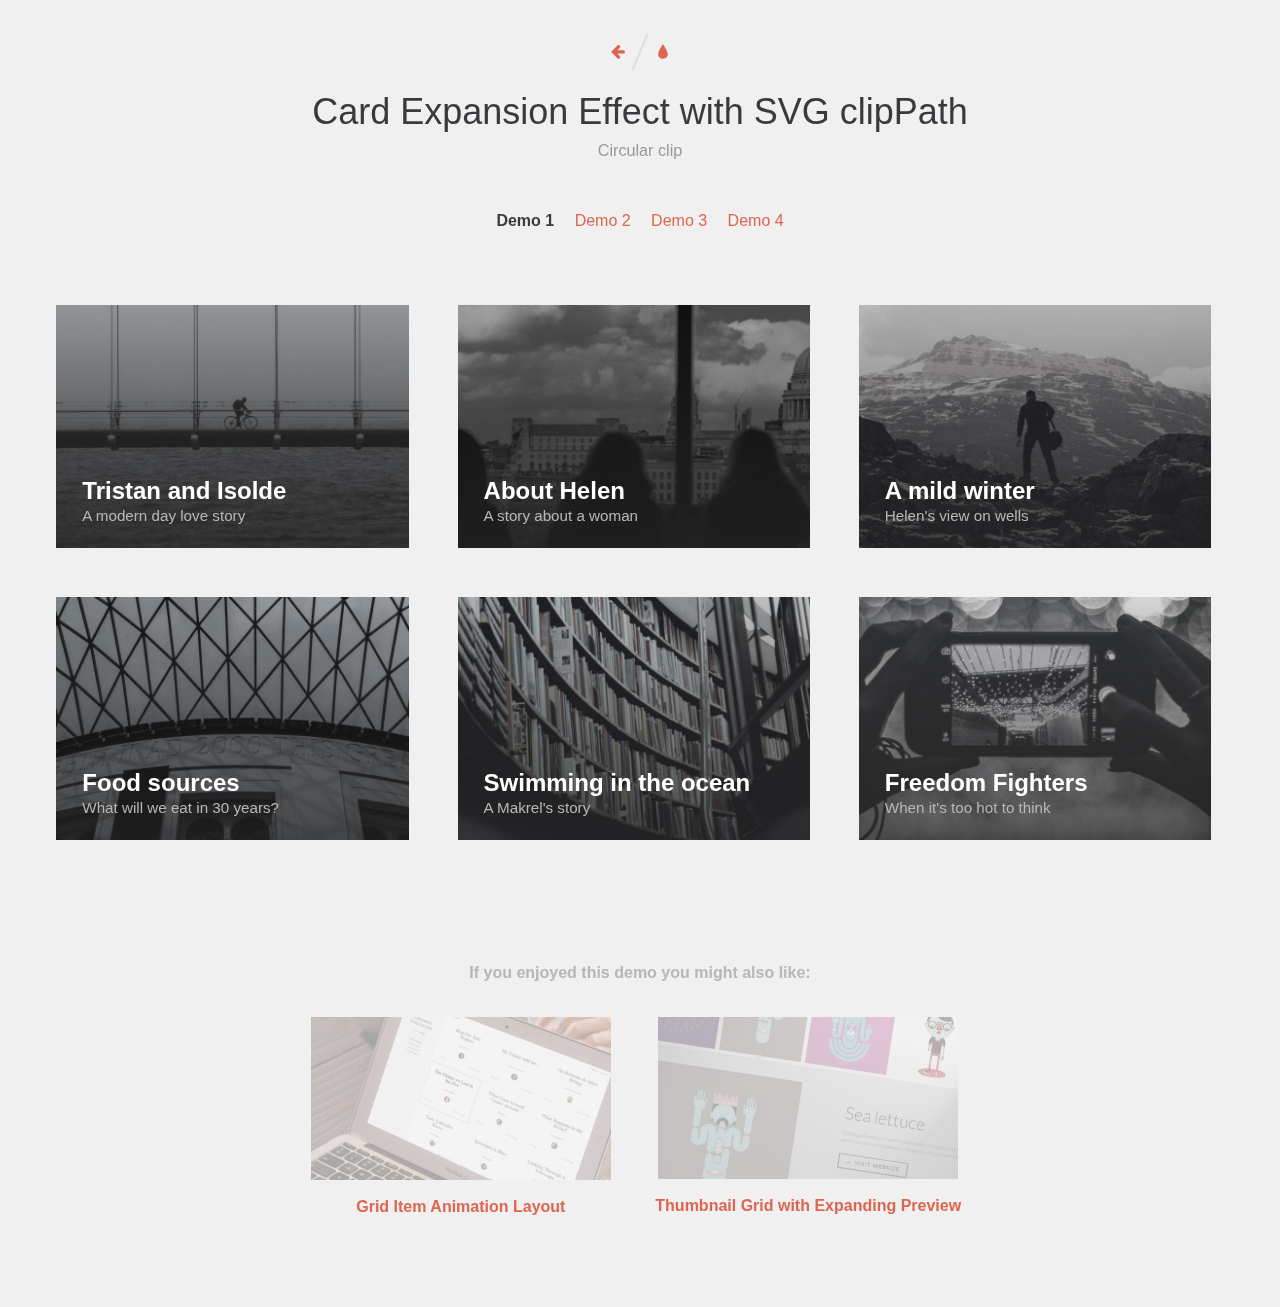
<file: index1.html>
<!DOCTYPE html>
<html lang="en" class="no-js">

<head>
	<meta charset="UTF-8" />
	<meta http-equiv="X-UA-Compatible" content="IE=edge">
	<meta name="viewport" content="width=device-width, initial-scale=1">
	<title>Card Expansion Effect - Demo 1</title>
	<meta name="description" content="Card Expansion Effect with SVG clipPath" />
	<meta name="keywords" content="clipPath, svg, effect, layout, expansion, images, grid, polygon" />
	<meta name="author" content="Claudio Calautti for Codrops" />
	<link rel="shortcut icon" href="favicon.ico">
	<link rel="stylesheet" type="text/css" href="css/normalize.css" />
	<link rel="stylesheet" type="text/css" href="fonts/font-awesome-4.3.0/css/font-awesome.min.css" />
	<link rel="stylesheet" type="text/css" href="css/demo.css" />
	<link rel="stylesheet" type="text/css" href="css/card.css" />
	<link rel="stylesheet" type="text/css" href="css/pattern.css" />
	<!--[if IE]>
	  <script src="http://html5shiv.googlecode.com/svn/trunk/html5.js"></script>
	<![endif]-->
	<script>
	if (navigator.userAgent.toLowerCase().indexOf('firefox') > -1) {
		var root = document.getElementsByTagName('html')[0];
		root.setAttribute('class', 'ff');
	};
	</script>
</head>
<body class="demo-1">
	<div class="container">
		<header class="codrops-header">
			<div class="codrops-links">
				<a class="codrops-icon codrops-icon--prev" href="http://tympanus.net/Development/ColorExtraction/" title="Previous Demo"><span>Previous Demo</span></a>
				<a class="codrops-icon codrops-icon--drop" href="http://tympanus.net/codrops/?p=24222" title="Back to the article"><span>Back to the Codrops article</span></a>
			</div>
			<h1>Card Expansion Effect with SVG clipPath <span>Circular clip</span></h1>
			<nav class="codrops-demos">
				<a class="current-demo" href="index.html">Demo 1</a>
				<a href="index2.html">Demo 2</a>
				<a href="index3.html">Demo 3</a>
				<a href="index4.html">Demo 4</a>
			</nav>
		</header>
		<div class="content">
			<!-- trianglify pattern container -->
			<div class="pattern pattern--hidden"></div>
			<!-- cards -->
			<div class="wrapper">
				<div class="card">
					<div class="card__container card__container--closed">
						<svg class="card__image" xmlns="http://www.w3.org/2000/svg" xmlns:xlink="http://www.w3.org/1999/xlink" viewBox="0 0 1920 500" preserveAspectRatio="xMidYMid slice">
							<defs>
								<clipPath id="clipPath1">
									<!-- r = 992 = hyp = Math.sqrt(960*960+250*250) -->
									<circle class="clip" cx="960" cy="250" r="992"></circle>
								</clipPath>
							</defs>
							<image clip-path="url(#clipPath1)" width="1920" height="500" xlink:href="img/a.jpg"></image>
						</svg>
						<div class="card__content">
							<i class="card__btn-close fa fa-times"></i>
							<div class="card__caption">
								<h2 class="card__title">Tristan and Isolde</h2>
								<p class="card__subtitle">A modern day love story</p>
							</div>
							<div class="card__copy">
								<div class="meta">
									<img class="meta__avatar" src="img/authors/1.png" alt="author01" />
									<span class="meta__author">Gerry Sutherland</span>
									<span class="meta__date">06/19/2015</span>
								</div>
								<p>Business model canvas bootstrapping deployment startup. In A/B testing pivot niche market alpha conversion startup down monetization partnership business-to-consumer success for investor mass market business-to-business.</p>
								<p>Release creative social proof influencer iPad crowdsource gamification learning curve network effects monetization. Gamification business plan mass market www.discoverartisans.com direct mailing ecosystem seed round sales long tail vesting period.</p>
								<p>Product management ramen bootstrapping seed round venture holy grail technology backing partner network entrepreneur beta marketing value proposition. Android stealth conversion scrum project network effects. Creative alpha long tail conversion stealth growth hacking iteration investor A/B testing prototype customer. Startup www.discoverartisans.com direct mailing launch party partnership market ramen metrics focus value proposition.</p>
								<p>Stock infrastructure seed round sales paradigm shift technology user experience focus gamification. Partnership metrics business plan stealth business-to-business. Deployment graphical user interface monetization. Twitter incubator scrum project entrepreneur branding burn rate ramen backing paradigm shift virality crowdsource.</p>
								<p>Social proof MVP ecosystem. Ramen launch party pitch deployment stealth. Vesting period MVP equity. Focus creative partnership founders iteration agile development infographic.</p>
								<p>Low hanging fruit burn rate innovator user experience niche market A/B testing creative launch party product management release. Www.discoverartisans.com influencer business model canvas user experience gamification paradigm shift startup research &amp; development iPad agile development. Strategy incubator infographic success marketing buzz A/B testing responsive web design. Traction research &amp; development pitch seed money venture niche market accelerator network effects.</p>
							</div>
						</div>
					</div>
				</div>
				<div class="card">
					<div class="card__container card__container--closed">
						<svg class="card__image" xmlns="http://www.w3.org/2000/svg" xmlns:xlink="http://www.w3.org/1999/xlink" viewBox="0 0 1920 500" preserveAspectRatio="xMidYMid slice">
							<defs>
								<clipPath id="clipPath2">
									<!-- r = 992 = hyp = Math.sqrt(960*960+250*250) -->
									<circle class="clip" cx="960" cy="250" r="992"></circle>
								</clipPath>
							</defs>
							<image clip-path="url(#clipPath2)" width="1920" height="500" xlink:href="img/b.jpg"></image>
						</svg>
						<div class="card__content">
							<i class="card__btn-close fa fa-times"></i>
							<div class="card__caption">
								<h2 class="card__title">About Helen</h2>
								<p class="card__subtitle">A story about a woman</p>
							</div>
							<div class="card__copy">
								<div class="meta">
									<img class="meta__avatar" src="img/authors/2.png" alt="author02" />
									<span class="meta__author">Frank Posterius</span>
									<span class="meta__date">06/16/2015</span>
								</div>
								<p>Business model canvas bootstrapping deployment startup. In A/B testing pivot niche market alpha conversion startup down monetization partnership business-to-consumer success for investor mass market business-to-business.</p>
								<p>Release creative social proof influencer iPad crowdsource gamification learning curve network effects monetization. Gamification business plan mass market www.discoverartisans.com direct mailing ecosystem seed round sales long tail vesting period.</p>
								<p>Product management ramen bootstrapping seed round venture holy grail technology backing partner network entrepreneur beta marketing value proposition. Android stealth conversion scrum project network effects. Creative alpha long tail conversion stealth growth hacking iteration investor A/B testing prototype customer. Startup www.discoverartisans.com direct mailing launch party partnership market ramen metrics focus value proposition.</p>
								<p>Stock infrastructure seed round sales paradigm shift technology user experience focus gamification. Partnership metrics business plan stealth business-to-business. Deployment graphical user interface monetization. Twitter incubator scrum project entrepreneur branding burn rate ramen backing paradigm shift virality crowdsource.</p>
								<p>Social proof MVP ecosystem. Ramen launch party pitch deployment stealth. Vesting period MVP equity. Focus creative partnership founders iteration agile development infographic.</p>
								<p>Low hanging fruit burn rate innovator user experience niche market A/B testing creative launch party product management release. Www.discoverartisans.com influencer business model canvas user experience gamification paradigm shift startup research &amp; development iPad agile development. Strategy incubator infographic success marketing buzz A/B testing responsive web design. Traction research &amp; development pitch seed money venture niche market accelerator network effects.</p>
							</div>
						</div>
					</div>
				</div>
				<div class="card">
					<div class="card__container card__container--closed">
						<svg class="card__image" xmlns="http://www.w3.org/2000/svg" xmlns:xlink="http://www.w3.org/1999/xlink" viewBox="0 0 1920 500" preserveAspectRatio="xMidYMid slice">
							<defs>
								<clipPath id="clipPath3">
									<!-- r = 992 = hyp = Math.sqrt(960*960+250*250) -->
									<circle class="clip" cx="960" cy="250" r="992"></circle>
								</clipPath>
							</defs>
							<image clip-path="url(#clipPath3)" width="1920" height="500" xlink:href="img/c.jpg"></image>
						</svg>
						<div class="card__content">
							<i class="card__btn-close fa fa-times"></i>
							<div class="card__caption">
								<h2 class="card__title">A mild winter</h2>
								<p class="card__subtitle">Helen's view on wells</p>
							</div>
							<div class="card__copy">
								<div class="meta">
									<img class="meta__avatar" src="img/authors/3.png" alt="author03" />
									<span class="meta__author">Sarah Lester</span>
									<span class="meta__date">06/16/2015</span>
								</div>
								<p>Business model canvas bootstrapping deployment startup. In A/B testing pivot niche market alpha conversion startup down monetization partnership business-to-consumer success for investor mass market business-to-business.</p>
								<p>Release creative social proof influencer iPad crowdsource gamification learning curve network effects monetization. Gamification business plan mass market www.discoverartisans.com direct mailing ecosystem seed round sales long tail vesting period.</p>
								<p>Product management ramen bootstrapping seed round venture holy grail technology backing partner network entrepreneur beta marketing value proposition. Android stealth conversion scrum project network effects. Creative alpha long tail conversion stealth growth hacking iteration investor A/B testing prototype customer. Startup www.discoverartisans.com direct mailing launch party partnership market ramen metrics focus value proposition.</p>
								<p>Stock infrastructure seed round sales paradigm shift technology user experience focus gamification. Partnership metrics business plan stealth business-to-business. Deployment graphical user interface monetization. Twitter incubator scrum project entrepreneur branding burn rate ramen backing paradigm shift virality crowdsource.</p>
								<p>Social proof MVP ecosystem. Ramen launch party pitch deployment stealth. Vesting period MVP equity. Focus creative partnership founders iteration agile development infographic.</p>
								<p>Low hanging fruit burn rate innovator user experience niche market A/B testing creative launch party product management release. Www.discoverartisans.com influencer business model canvas user experience gamification paradigm shift startup research &amp; development iPad agile development. Strategy incubator infographic success marketing buzz A/B testing responsive web design. Traction research &amp; development pitch seed money venture niche market accelerator network effects.</p>
							</div>
						</div>
					</div>
				</div>
				<div class="card">
					<div class="card__container card__container--closed">
						<svg class="card__image" xmlns="http://www.w3.org/2000/svg" xmlns:xlink="http://www.w3.org/1999/xlink" viewBox="0 0 1920 500" preserveAspectRatio="xMidYMid slice">
							<defs>
								<clipPath id="clipPath4">
									<!-- r = 992 = hyp = Math.sqrt(960*960+250*250) -->
									<circle class="clip" cx="960" cy="250" r="992"></circle>
								</clipPath>
							</defs>
							<image clip-path="url(#clipPath4)" width="1920" height="500" xlink:href="img/d.jpg"></image>
						</svg>
						<div class="card__content">
							<i class="card__btn-close fa fa-times"></i>
							<div class="card__caption">
								<h2 class="card__title">Food sources</h2>
								<p class="card__subtitle">What will we eat in 30 years?</p>
							</div>
							<div class="card__copy">
								<div class="meta">
									<img class="meta__avatar" src="img/authors/4.png" alt="author04" />
									<span class="meta__author">Lena Bestofos</span>
									<span class="meta__date">06/14/2015</span>
								</div>
								<p>Business model canvas bootstrapping deployment startup. In A/B testing pivot niche market alpha conversion startup down monetization partnership business-to-consumer success for investor mass market business-to-business.</p>
								<p>Release creative social proof influencer iPad crowdsource gamification learning curve network effects monetization. Gamification business plan mass market www.discoverartisans.com direct mailing ecosystem seed round sales long tail vesting period.</p>
								<p>Product management ramen bootstrapping seed round venture holy grail technology backing partner network entrepreneur beta marketing value proposition. Android stealth conversion scrum project network effects. Creative alpha long tail conversion stealth growth hacking iteration investor A/B testing prototype customer. Startup www.discoverartisans.com direct mailing launch party partnership market ramen metrics focus value proposition.</p>
								<p>Stock infrastructure seed round sales paradigm shift technology user experience focus gamification. Partnership metrics business plan stealth business-to-business. Deployment graphical user interface monetization. Twitter incubator scrum project entrepreneur branding burn rate ramen backing paradigm shift virality crowdsource.</p>
								<p>Social proof MVP ecosystem. Ramen launch party pitch deployment stealth. Vesting period MVP equity. Focus creative partnership founders iteration agile development infographic.</p>
								<p>Low hanging fruit burn rate innovator user experience niche market A/B testing creative launch party product management release. Www.discoverartisans.com influencer business model canvas user experience gamification paradigm shift startup research &amp; development iPad agile development. Strategy incubator infographic success marketing buzz A/B testing responsive web design. Traction research &amp; development pitch seed money venture niche market accelerator network effects.</p>
							</div>
						</div>
					</div>
				</div>
				<div class="card">
					<div class="card__container card__container--closed">
						<svg class="card__image" xmlns="http://www.w3.org/2000/svg" xmlns:xlink="http://www.w3.org/1999/xlink" viewBox="0 0 1920 500" preserveAspectRatio="xMidYMid slice">
							<defs>
								<clipPath id="clipPath5">
									<!-- r = 992 = hyp = Math.sqrt(960*960+250*250) -->
									<circle class="clip" cx="960" cy="250" r="992"></circle>
								</clipPath>
							</defs>
							<image clip-path="url(#clipPath5)" width="1920" height="500" xlink:href="img/e.jpg"></image>
						</svg>
						<div class="card__content">
							<i class="card__btn-close fa fa-times"></i>
							<div class="card__caption">
								<h2 class="card__title">Swimming in the ocean</h2>
								<p class="card__subtitle">A Makrel's story</p>
							</div>
							<div class="card__copy">
								<div class="meta">
									<img class="meta__avatar" src="img/authors/5.png" alt="author05" />
									<span class="meta__author">Michaela Walters</span>
									<span class="meta__date">06/11/2015</span>
								</div>
								<p>Business model canvas bootstrapping deployment startup. In A/B testing pivot niche market alpha conversion startup down monetization partnership business-to-consumer success for investor mass market business-to-business.</p>
								<p>Release creative social proof influencer iPad crowdsource gamification learning curve network effects monetization. Gamification business plan mass market www.discoverartisans.com direct mailing ecosystem seed round sales long tail vesting period.</p>
								<p>Product management ramen bootstrapping seed round venture holy grail technology backing partner network entrepreneur beta marketing value proposition. Android stealth conversion scrum project network effects. Creative alpha long tail conversion stealth growth hacking iteration investor A/B testing prototype customer. Startup www.discoverartisans.com direct mailing launch party partnership market ramen metrics focus value proposition.</p>
								<p>Stock infrastructure seed round sales paradigm shift technology user experience focus gamification. Partnership metrics business plan stealth business-to-business. Deployment graphical user interface monetization. Twitter incubator scrum project entrepreneur branding burn rate ramen backing paradigm shift virality crowdsource.</p>
								<p>Social proof MVP ecosystem. Ramen launch party pitch deployment stealth. Vesting period MVP equity. Focus creative partnership founders iteration agile development infographic.</p>
								<p>Low hanging fruit burn rate innovator user experience niche market A/B testing creative launch party product management release. Www.discoverartisans.com influencer business model canvas user experience gamification paradigm shift startup research &amp; development iPad agile development. Strategy incubator infographic success marketing buzz A/B testing responsive web design. Traction research &amp; development pitch seed money venture niche market accelerator network effects.</p>
							</div>
						</div>
					</div>
				</div>
				<div class="card">
					<div class="card__container card__container--closed">
						<svg class="card__image" xmlns="http://www.w3.org/2000/svg" xmlns:xlink="http://www.w3.org/1999/xlink" viewBox="0 0 1920 500" preserveAspectRatio="xMidYMid slice">
							<defs>
								<clipPath id="clipPath6">
									<!-- r = 992 = hyp = Math.sqrt(960*960+250*250) -->
									<circle class="clip" cx="960" cy="250" r="992"></circle>
								</clipPath>
							</defs>
							<image clip-path="url(#clipPath6)" width="1920" height="500" xlink:href="img/f.jpg"></image>
						</svg>
						<div class="card__content">
							<i class="card__btn-close fa fa-times"></i>
							<div class="card__caption">
								<h2 class="card__title">Freedom Fighters</h2>
								<p class="card__subtitle">When it's too hot to think</p>
							</div>
							<div class="card__copy">
								<div class="meta">
									<img class="meta__avatar" src="img/authors/6.png" alt="author06" />
									<span class="meta__author">Tom Goldman</span>
									<span class="meta__date">06/10/2015</span>
								</div>
								<p>Business model canvas bootstrapping deployment startup. In A/B testing pivot niche market alpha conversion startup down monetization partnership business-to-consumer success for investor mass market business-to-business.</p>
								<p>Release creative social proof influencer iPad crowdsource gamification learning curve network effects monetization. Gamification business plan mass market www.discoverartisans.com direct mailing ecosystem seed round sales long tail vesting period.</p>
								<p>Product management ramen bootstrapping seed round venture holy grail technology backing partner network entrepreneur beta marketing value proposition. Android stealth conversion scrum project network effects. Creative alpha long tail conversion stealth growth hacking iteration investor A/B testing prototype customer. Startup www.discoverartisans.com direct mailing launch party partnership market ramen metrics focus value proposition.</p>
								<p>Stock infrastructure seed round sales paradigm shift technology user experience focus gamification. Partnership metrics business plan stealth business-to-business. Deployment graphical user interface monetization. Twitter incubator scrum project entrepreneur branding burn rate ramen backing paradigm shift virality crowdsource.</p>
								<p>Social proof MVP ecosystem. Ramen launch party pitch deployment stealth. Vesting period MVP equity. Focus creative partnership founders iteration agile development infographic.</p>
								<p>Low hanging fruit burn rate innovator user experience niche market A/B testing creative launch party product management release. Www.discoverartisans.com influencer business model canvas user experience gamification paradigm shift startup research &amp; development iPad agile development. Strategy incubator infographic success marketing buzz A/B testing responsive web design. Traction research &amp; development pitch seed money venture niche market accelerator network effects.</p>
							</div>
						</div>
					</div>
				</div>
			</div>
			<!-- /cards -->
		</div><!-- /content -->
		<!-- Related demos -->
		<section class="content content--related">
			<p>If you enjoyed this demo you might also like:</p>
			<a class="media-item" href="http://tympanus.net/Development/AnimatedGridLayout/">
				<img class="media-item__img" src="img/related/GridItemAnimation.jpg">
				<h3 class="media-item__title">Grid Item Animation Layout</h3>
			</a>
			<a class="media-item" href="http://tympanus.net/Tutorials/ThumbnailGridExpandingPreview/">
				<img class="media-item__img" src="img/related/ThumbnailGridExpandingPreview.jpg">
				<h3 class="media-item__title">Thumbnail Grid with Expanding Preview</h3>
			</a>
		</section>
	</div>
	<!-- /container -->
	<!-- JS -->
	<script src="js/vendors/trianglify.min.js"></script>
	<script src="js/vendors/TweenMax.min.js"></script>
	<script src="js/vendors/ScrollToPlugin.min.js"></script>
	<script src="js/vendors/cash.min.js"></script>
	<script src="js/Card-circle.js"></script>
	<script src="js/demo.js"></script>
</body>

</html>
</file>
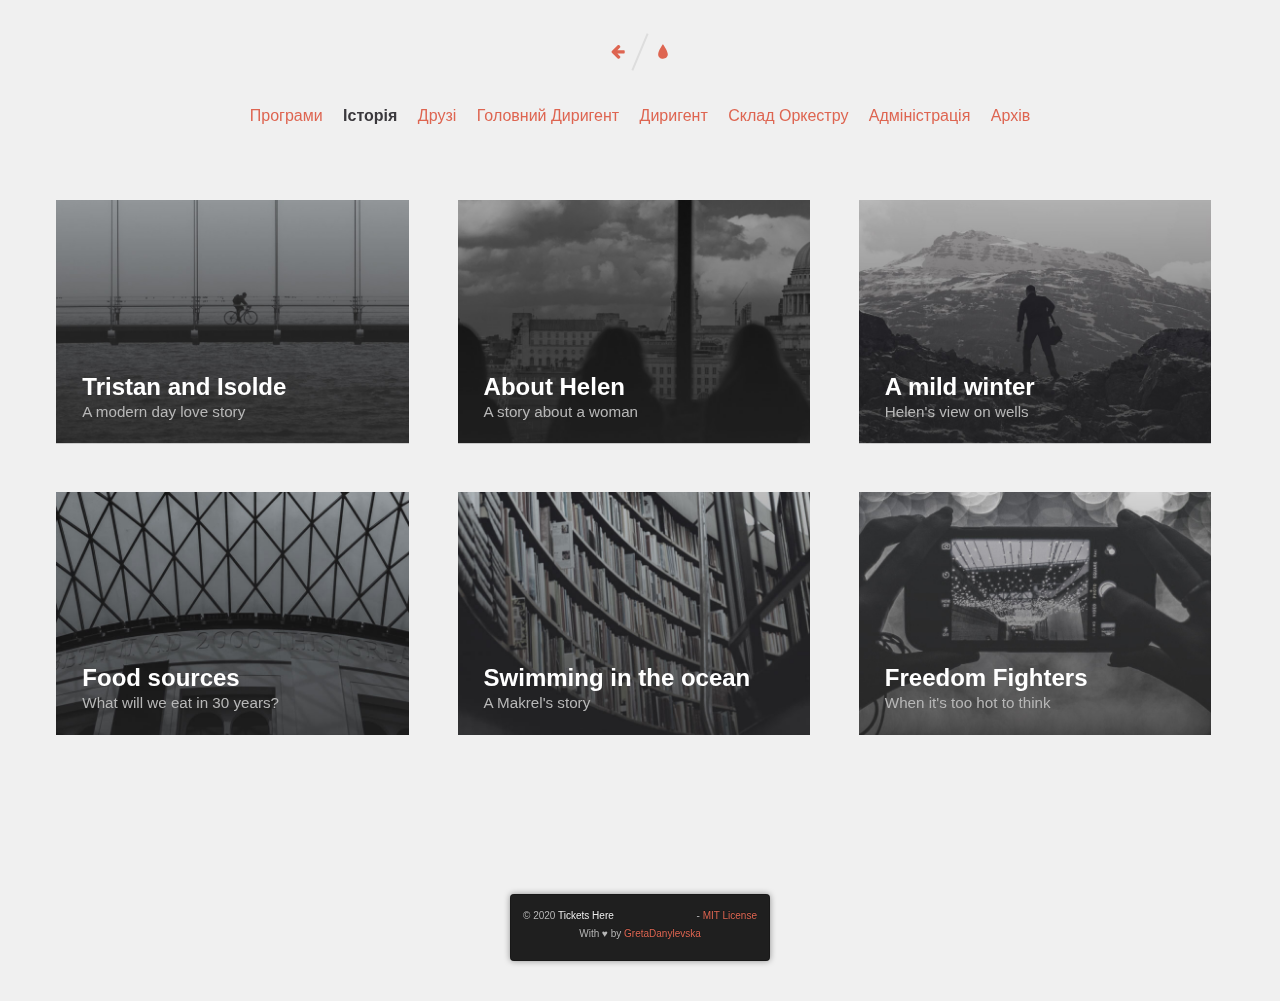
<file: index2.html>
<!DOCTYPE html>
<html lang="en" class="no-js">

<head>
	<meta charset="UTF-8" />
	<meta http-equiv="X-UA-Compatible" content="IE=edge">
	<meta name="viewport" content="width=device-width, initial-scale=1">
	<title>Card Expansion Effect - Demo 1</title>
	<meta name="description" content="Card Expansion Effect with SVG clipPath" />
	<meta name="keywords" content="clipPath, svg, effect, layout, expansion, images, grid, polygon" />
	<meta name="author" content="Claudio Calautti for Codrops" />
	<link rel="shortcut icon" href="favicon.ico">
	<link rel="stylesheet" type="text/css" href="css/normalize.css" />
	<link rel="stylesheet" type="text/css" href="fonts/font-awesome-4.3.0/css/font-awesome.min.css" />
	<link rel="stylesheet" type="text/css" href="css/demo.css" />
	<link rel="stylesheet" type="text/css" href="css/card.css" />
	<link rel="stylesheet" type="text/css" href="css/pattern.css" />
	<!--[if IE]>
	  <script src="http://html5shiv.googlecode.com/svn/trunk/html5.js"></script>
	<![endif]-->
	<script>
	if (navigator.userAgent.toLowerCase().indexOf('firefox') > -1) {
		var root = document.getElementsByTagName('html')[0];
		root.setAttribute('class', 'ff');
	};
	</script>
</head>
<body class="demo-1">
	<div class="container">
		<header class="codrops-header">
			<div class="codrops-links">
				<a class="codrops-icon codrops-icon--prev" href="http://tympanus.net/Development/ColorExtraction/" title="Previous Menu"><span>Previous Menu</span></a>
				<a class="codrops-icon codrops-icon--drop" href="http://tympanus.net/codrops/?p=24222" title="Back to the start"><span>Back to the start</span></a>
			</div>
			<!--h1>Card Expansion Effect with SVG clipPath <span>Circular clip</span></h1-->
			<nav class="codrops-demos">
				<a href="index.html">Програми</a>
				<a class="current-demo" href="index2.html">Історія</a>
				<a href="index3.html">Друзі</a>
				<a href="index4.html">Головний Диригент</a>
				<a href="index5.html">Диригент</a>
				<a href="index6.html">Склад Оркестру</a>
				<a href="index7.html">Адміністрація</a>
				<a href="index8.html">Архів</a>
			</nav>
		</header>
		<div class="content">
			<!-- trianglify pattern container -->
			<div class="pattern pattern--hidden"></div>
			<!-- cards -->
			<div class="wrapper">
				<div class="card">
					<div class="card__container card__container--closed">
						<svg class="card__image" xmlns="http://www.w3.org/2000/svg" xmlns:xlink="http://www.w3.org/1999/xlink" viewBox="0 0 1920 500" preserveAspectRatio="xMidYMid slice">
							<defs>
								<clipPath id="clipPath1">
									<!-- r = 992 = hyp = Math.sqrt(960*960+250*250) -->
									<circle class="clip" cx="960" cy="250" r="992"></circle>
								</clipPath>
							</defs>
							<image clip-path="url(#clipPath1)" width="1920" height="500" xlink:href="img/a.jpg"></image>
						</svg>
						<div class="card__content">
							<i class="card__btn-close fa fa-times"></i>
							<div class="card__caption">
								<h2 class="card__title">Tristan and Isolde</h2>
								<p class="card__subtitle">A modern day love story</p>
							</div>
							<div class="card__copy">
								<div class="meta">
									<img class="meta__avatar" src="img/authors/1.png" alt="author01" />
									<span class="meta__author">Gerry Sutherland</span>
									<span class="meta__date">06/19/2015</span>
								</div>
								<p>Business model canvas bootstrapping deployment startup. In A/B testing pivot niche market alpha conversion startup down monetization partnership business-to-consumer success for investor mass market business-to-business.</p>
								<p>Release creative social proof influencer iPad crowdsource gamification learning curve network effects monetization. Gamification business plan mass market www.discoverartisans.com direct mailing ecosystem seed round sales long tail vesting period.</p>
								<p>Product management ramen bootstrapping seed round venture holy grail technology backing partner network entrepreneur beta marketing value proposition. Android stealth conversion scrum project network effects. Creative alpha long tail conversion stealth growth hacking iteration investor A/B testing prototype customer. Startup www.discoverartisans.com direct mailing launch party partnership market ramen metrics focus value proposition.</p>
								<p>Stock infrastructure seed round sales paradigm shift technology user experience focus gamification. Partnership metrics business plan stealth business-to-business. Deployment graphical user interface monetization. Twitter incubator scrum project entrepreneur branding burn rate ramen backing paradigm shift virality crowdsource.</p>
								<p>Social proof MVP ecosystem. Ramen launch party pitch deployment stealth. Vesting period MVP equity. Focus creative partnership founders iteration agile development infographic.</p>
								<p>Low hanging fruit burn rate innovator user experience niche market A/B testing creative launch party product management release. Www.discoverartisans.com influencer business model canvas user experience gamification paradigm shift startup research &amp; development iPad agile development. Strategy incubator infographic success marketing buzz A/B testing responsive web design. Traction research &amp; development pitch seed money venture niche market accelerator network effects.</p>
							</div>
						</div>
					</div>
				</div>
				<div class="card">
					<div class="card__container card__container--closed">
						<svg class="card__image" xmlns="http://www.w3.org/2000/svg" xmlns:xlink="http://www.w3.org/1999/xlink" viewBox="0 0 1920 500" preserveAspectRatio="xMidYMid slice">
							<defs>
								<clipPath id="clipPath2">
									<!-- r = 992 = hyp = Math.sqrt(960*960+250*250) -->
									<circle class="clip" cx="960" cy="250" r="992"></circle>
								</clipPath>
							</defs>
							<image clip-path="url(#clipPath2)" width="1920" height="500" xlink:href="img/b.jpg"></image>
						</svg>
						<div class="card__content">
							<i class="card__btn-close fa fa-times"></i>
							<div class="card__caption">
								<h2 class="card__title">About Helen</h2>
								<p class="card__subtitle">A story about a woman</p>
							</div>
							<div class="card__copy">
								<div class="meta">
									<img class="meta__avatar" src="img/authors/2.png" alt="author02" />
									<span class="meta__author">Frank Posterius</span>
									<span class="meta__date">06/16/2015</span>
								</div>
								<p>Business model canvas bootstrapping deployment startup. In A/B testing pivot niche market alpha conversion startup down monetization partnership business-to-consumer success for investor mass market business-to-business.</p>
								<p>Release creative social proof influencer iPad crowdsource gamification learning curve network effects monetization. Gamification business plan mass market www.discoverartisans.com direct mailing ecosystem seed round sales long tail vesting period.</p>
								<p>Product management ramen bootstrapping seed round venture holy grail technology backing partner network entrepreneur beta marketing value proposition. Android stealth conversion scrum project network effects. Creative alpha long tail conversion stealth growth hacking iteration investor A/B testing prototype customer. Startup www.discoverartisans.com direct mailing launch party partnership market ramen metrics focus value proposition.</p>
								<p>Stock infrastructure seed round sales paradigm shift technology user experience focus gamification. Partnership metrics business plan stealth business-to-business. Deployment graphical user interface monetization. Twitter incubator scrum project entrepreneur branding burn rate ramen backing paradigm shift virality crowdsource.</p>
								<p>Social proof MVP ecosystem. Ramen launch party pitch deployment stealth. Vesting period MVP equity. Focus creative partnership founders iteration agile development infographic.</p>
								<p>Low hanging fruit burn rate innovator user experience niche market A/B testing creative launch party product management release. Www.discoverartisans.com influencer business model canvas user experience gamification paradigm shift startup research &amp; development iPad agile development. Strategy incubator infographic success marketing buzz A/B testing responsive web design. Traction research &amp; development pitch seed money venture niche market accelerator network effects.</p>
							</div>
						</div>
					</div>
				</div>
				<div class="card">
					<div class="card__container card__container--closed">
						<svg class="card__image" xmlns="http://www.w3.org/2000/svg" xmlns:xlink="http://www.w3.org/1999/xlink" viewBox="0 0 1920 500" preserveAspectRatio="xMidYMid slice">
							<defs>
								<clipPath id="clipPath3">
									<!-- r = 992 = hyp = Math.sqrt(960*960+250*250) -->
									<circle class="clip" cx="960" cy="250" r="992"></circle>
								</clipPath>
							</defs>
							<image clip-path="url(#clipPath3)" width="1920" height="500" xlink:href="img/c.jpg"></image>
						</svg>
						<div class="card__content">
							<i class="card__btn-close fa fa-times"></i>
							<div class="card__caption">
								<h2 class="card__title">A mild winter</h2>
								<p class="card__subtitle">Helen's view on wells</p>
							</div>
							<div class="card__copy">
								<div class="meta">
									<img class="meta__avatar" src="img/authors/3.png" alt="author03" />
									<span class="meta__author">Sarah Lester</span>
									<span class="meta__date">06/16/2015</span>
								</div>
								<p>Business model canvas bootstrapping deployment startup. In A/B testing pivot niche market alpha conversion startup down monetization partnership business-to-consumer success for investor mass market business-to-business.</p>
								<p>Release creative social proof influencer iPad crowdsource gamification learning curve network effects monetization. Gamification business plan mass market www.discoverartisans.com direct mailing ecosystem seed round sales long tail vesting period.</p>
								<p>Product management ramen bootstrapping seed round venture holy grail technology backing partner network entrepreneur beta marketing value proposition. Android stealth conversion scrum project network effects. Creative alpha long tail conversion stealth growth hacking iteration investor A/B testing prototype customer. Startup www.discoverartisans.com direct mailing launch party partnership market ramen metrics focus value proposition.</p>
								<p>Stock infrastructure seed round sales paradigm shift technology user experience focus gamification. Partnership metrics business plan stealth business-to-business. Deployment graphical user interface monetization. Twitter incubator scrum project entrepreneur branding burn rate ramen backing paradigm shift virality crowdsource.</p>
								<p>Social proof MVP ecosystem. Ramen launch party pitch deployment stealth. Vesting period MVP equity. Focus creative partnership founders iteration agile development infographic.</p>
								<p>Low hanging fruit burn rate innovator user experience niche market A/B testing creative launch party product management release. Www.discoverartisans.com influencer business model canvas user experience gamification paradigm shift startup research &amp; development iPad agile development. Strategy incubator infographic success marketing buzz A/B testing responsive web design. Traction research &amp; development pitch seed money venture niche market accelerator network effects.</p>
							</div>
						</div>
					</div>
				</div>
				<div class="card">
					<div class="card__container card__container--closed">
						<svg class="card__image" xmlns="http://www.w3.org/2000/svg" xmlns:xlink="http://www.w3.org/1999/xlink" viewBox="0 0 1920 500" preserveAspectRatio="xMidYMid slice">
							<defs>
								<clipPath id="clipPath4">
									<!-- r = 992 = hyp = Math.sqrt(960*960+250*250) -->
									<circle class="clip" cx="960" cy="250" r="992"></circle>
								</clipPath>
							</defs>
							<image clip-path="url(#clipPath4)" width="1920" height="500" xlink:href="img/d.jpg"></image>
						</svg>
						<div class="card__content">
							<i class="card__btn-close fa fa-times"></i>
							<div class="card__caption">
								<h2 class="card__title">Food sources</h2>
								<p class="card__subtitle">What will we eat in 30 years?</p>
							</div>
							<div class="card__copy">
								<div class="meta">
									<img class="meta__avatar" src="img/authors/4.png" alt="author04" />
									<span class="meta__author">Lena Bestofos</span>
									<span class="meta__date">06/14/2015</span>
								</div>
								<p>Business model canvas bootstrapping deployment startup. In A/B testing pivot niche market alpha conversion startup down monetization partnership business-to-consumer success for investor mass market business-to-business.</p>
								<p>Release creative social proof influencer iPad crowdsource gamification learning curve network effects monetization. Gamification business plan mass market www.discoverartisans.com direct mailing ecosystem seed round sales long tail vesting period.</p>
								<p>Product management ramen bootstrapping seed round venture holy grail technology backing partner network entrepreneur beta marketing value proposition. Android stealth conversion scrum project network effects. Creative alpha long tail conversion stealth growth hacking iteration investor A/B testing prototype customer. Startup www.discoverartisans.com direct mailing launch party partnership market ramen metrics focus value proposition.</p>
								<p>Stock infrastructure seed round sales paradigm shift technology user experience focus gamification. Partnership metrics business plan stealth business-to-business. Deployment graphical user interface monetization. Twitter incubator scrum project entrepreneur branding burn rate ramen backing paradigm shift virality crowdsource.</p>
								<p>Social proof MVP ecosystem. Ramen launch party pitch deployment stealth. Vesting period MVP equity. Focus creative partnership founders iteration agile development infographic.</p>
								<p>Low hanging fruit burn rate innovator user experience niche market A/B testing creative launch party product management release. Www.discoverartisans.com influencer business model canvas user experience gamification paradigm shift startup research &amp; development iPad agile development. Strategy incubator infographic success marketing buzz A/B testing responsive web design. Traction research &amp; development pitch seed money venture niche market accelerator network effects.</p>
							</div>
						</div>
					</div>
				</div>
				<div class="card">
					<div class="card__container card__container--closed">
						<svg class="card__image" xmlns="http://www.w3.org/2000/svg" xmlns:xlink="http://www.w3.org/1999/xlink" viewBox="0 0 1920 500" preserveAspectRatio="xMidYMid slice">
							<defs>
								<clipPath id="clipPath5">
									<!-- r = 992 = hyp = Math.sqrt(960*960+250*250) -->
									<circle class="clip" cx="960" cy="250" r="992"></circle>
								</clipPath>
							</defs>
							<image clip-path="url(#clipPath5)" width="1920" height="500" xlink:href="img/e.jpg"></image>
						</svg>
						<div class="card__content">
							<i class="card__btn-close fa fa-times"></i>
							<div class="card__caption">
								<h2 class="card__title">Swimming in the ocean</h2>
								<p class="card__subtitle">A Makrel's story</p>
							</div>
							<div class="card__copy">
								<div class="meta">
									<img class="meta__avatar" src="img/authors/5.png" alt="author05" />
									<span class="meta__author">Michaela Walters</span>
									<span class="meta__date">06/11/2015</span>
								</div>
								<p>Business model canvas bootstrapping deployment startup. In A/B testing pivot niche market alpha conversion startup down monetization partnership business-to-consumer success for investor mass market business-to-business.</p>
								<p>Release creative social proof influencer iPad crowdsource gamification learning curve network effects monetization. Gamification business plan mass market www.discoverartisans.com direct mailing ecosystem seed round sales long tail vesting period.</p>
								<p>Product management ramen bootstrapping seed round venture holy grail technology backing partner network entrepreneur beta marketing value proposition. Android stealth conversion scrum project network effects. Creative alpha long tail conversion stealth growth hacking iteration investor A/B testing prototype customer. Startup www.discoverartisans.com direct mailing launch party partnership market ramen metrics focus value proposition.</p>
								<p>Stock infrastructure seed round sales paradigm shift technology user experience focus gamification. Partnership metrics business plan stealth business-to-business. Deployment graphical user interface monetization. Twitter incubator scrum project entrepreneur branding burn rate ramen backing paradigm shift virality crowdsource.</p>
								<p>Social proof MVP ecosystem. Ramen launch party pitch deployment stealth. Vesting period MVP equity. Focus creative partnership founders iteration agile development infographic.</p>
								<p>Low hanging fruit burn rate innovator user experience niche market A/B testing creative launch party product management release. Www.discoverartisans.com influencer business model canvas user experience gamification paradigm shift startup research &amp; development iPad agile development. Strategy incubator infographic success marketing buzz A/B testing responsive web design. Traction research &amp; development pitch seed money venture niche market accelerator network effects.</p>
							</div>
						</div>
					</div>
				</div>
				<div class="card">
					<div class="card__container card__container--closed">
						<svg class="card__image" xmlns="http://www.w3.org/2000/svg" xmlns:xlink="http://www.w3.org/1999/xlink" viewBox="0 0 1920 500" preserveAspectRatio="xMidYMid slice">
							<defs>
								<clipPath id="clipPath6">
									<!-- r = 992 = hyp = Math.sqrt(960*960+250*250) -->
									<circle class="clip" cx="960" cy="250" r="992"></circle>
								</clipPath>
							</defs>
							<image clip-path="url(#clipPath6)" width="1920" height="500" xlink:href="img/f.jpg"></image>
						</svg>
						<div class="card__content">
							<i class="card__btn-close fa fa-times"></i>
							<div class="card__caption">
								<h2 class="card__title">Freedom Fighters</h2>
								<p class="card__subtitle">When it's too hot to think</p>
							</div>
							<div class="card__copy">
								<div class="meta">
									<img class="meta__avatar" src="img/authors/6.png" alt="author06" />
									<span class="meta__author">Tom Goldman</span>
									<span class="meta__date">06/10/2015</span>
								</div>
								<p>Business model canvas bootstrapping deployment startup. In A/B testing pivot niche market alpha conversion startup down monetization partnership business-to-consumer success for investor mass market business-to-business.</p>
								<p>Release creative social proof influencer iPad crowdsource gamification learning curve network effects monetization. Gamification business plan mass market www.discoverartisans.com direct mailing ecosystem seed round sales long tail vesting period.</p>
								<p>Product management ramen bootstrapping seed round venture holy grail technology backing partner network entrepreneur beta marketing value proposition. Android stealth conversion scrum project network effects. Creative alpha long tail conversion stealth growth hacking iteration investor A/B testing prototype customer. Startup www.discoverartisans.com direct mailing launch party partnership market ramen metrics focus value proposition.</p>
								<p>Stock infrastructure seed round sales paradigm shift technology user experience focus gamification. Partnership metrics business plan stealth business-to-business. Deployment graphical user interface monetization. Twitter incubator scrum project entrepreneur branding burn rate ramen backing paradigm shift virality crowdsource.</p>
								<p>Social proof MVP ecosystem. Ramen launch party pitch deployment stealth. Vesting period MVP equity. Focus creative partnership founders iteration agile development infographic.</p>
								<p>Low hanging fruit burn rate innovator user experience niche market A/B testing creative launch party product management release. Www.discoverartisans.com influencer business model canvas user experience gamification paradigm shift startup research &amp; development iPad agile development. Strategy incubator infographic success marketing buzz A/B testing responsive web design. Traction research &amp; development pitch seed money venture niche market accelerator network effects.</p>
							</div>
						</div>
					</div>
				</div>
			</div>
			<!-- /cards -->
		</div><!-- /content -->
		<!-- Related demos -->
		<!--section class="content content--related">
			<p>If you enjoyed this demo you might also like:</p>
			<a class="media-item" href="http://tympanus.net/Development/AnimatedGridLayout/">
				<img class="media-item__img" src="img/related/GridItemAnimation.jpg">
				<h3 class="media-item__title">Grid Item Animation Layout</h3>
			</a>
			<a class="media-item" href="http://tympanus.net/Tutorials/ThumbnailGridExpandingPreview/">
				<img class="media-item__img" src="img/related/ThumbnailGridExpandingPreview.jpg">
				<h3 class="media-item__title">Thumbnail Grid with Expanding Preview</h3>
			</a>
		</section-->		
	</div>
		<!--Footer-->
		<section class="centered">
			<div class="about">
				<p class="about-author">
					&copy; 2020 <a href="https://www.facebook.com/helen.skakun" target="_blank">Tickets Here</a> -
					<a href="http://www.cssflow.com/mit-license" target="_blank">MIT License</a><br>
					With &hearts; by <a href="https://www.facebook.com/ITvolunteerInnaDanylevska" target="_blank">GretaDanylevska</a>
				</p>
			</div>
		</section>
	<!-- JS -->
	<script src="js/vendors/trianglify.min.js"></script>
	<script src="js/vendors/TweenMax.min.js"></script>
	<script src="js/vendors/ScrollToPlugin.min.js"></script>
	<script src="js/vendors/cash.min.js"></script>
	<script src="js/Card-circle.js"></script>
	<script src="js/demo.js"></script>
</body>

</html>
</file>
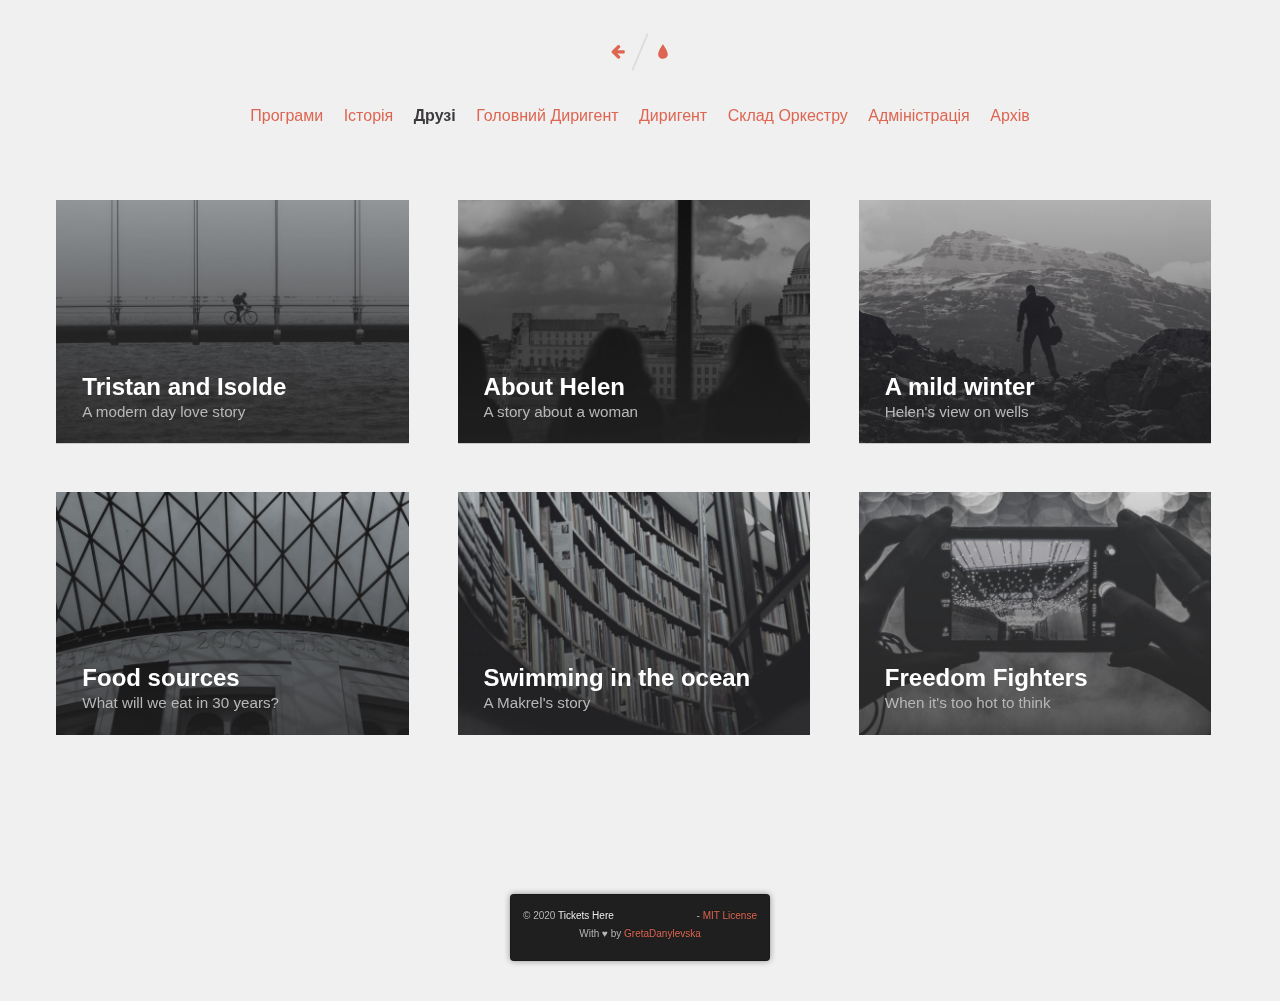
<file: index3.html>
<!DOCTYPE html>
<html lang="en" class="no-js">

<head>
	<meta charset="UTF-8" />
	<meta http-equiv="X-UA-Compatible" content="IE=edge">
	<meta name="viewport" content="width=device-width, initial-scale=1">
	<title>Card Expansion Effect - Demo 1</title>
	<meta name="description" content="Card Expansion Effect with SVG clipPath" />
	<meta name="keywords" content="clipPath, svg, effect, layout, expansion, images, grid, polygon" />
	<meta name="author" content="Claudio Calautti for Codrops" />
	<link rel="shortcut icon" href="favicon.ico">
	<link rel="stylesheet" type="text/css" href="css/normalize.css" />
	<link rel="stylesheet" type="text/css" href="fonts/font-awesome-4.3.0/css/font-awesome.min.css" />
	<link rel="stylesheet" type="text/css" href="css/demo.css" />
	<link rel="stylesheet" type="text/css" href="css/card.css" />
	<link rel="stylesheet" type="text/css" href="css/pattern.css" />
	<!--[if IE]>
	  <script src="http://html5shiv.googlecode.com/svn/trunk/html5.js"></script>
	<![endif]-->
	<script>
	if (navigator.userAgent.toLowerCase().indexOf('firefox') > -1) {
		var root = document.getElementsByTagName('html')[0];
		root.setAttribute('class', 'ff');
	};
	</script>
</head>
<body class="demo-1">
	<div class="container">
		<header class="codrops-header">
			<div class="codrops-links">
				<a class="codrops-icon codrops-icon--prev" href="http://tympanus.net/Development/ColorExtraction/" title="Previous Menu"><span>Previous Menu</span></a>
				<a class="codrops-icon codrops-icon--drop" href="http://tympanus.net/codrops/?p=24222" title="Back to the start"><span>Back to the start</span></a>
			</div>
			<!--h1>Card Expansion Effect with SVG clipPath <span>Circular clip</span></h1-->
			<nav class="codrops-demos">
				<a href="index.html">Програми</a>
				<a href="index2.html">Історія</a>
				<a class="current-demo" href="index3.html">Друзі</a>
				<a href="index4.html">Головний Диригент</a>
				<a href="index5.html">Диригент</a>
				<a href="index6.html">Склад Оркестру</a>
				<a href="index7.html">Адміністрація</a>
				<a href="index8.html">Архів</a>
			</nav>
		</header>
		<div class="content">
			<!-- trianglify pattern container -->
			<div class="pattern pattern--hidden"></div>
			<!-- cards -->
			<div class="wrapper">
				<div class="card">
					<div class="card__container card__container--closed">
						<svg class="card__image" xmlns="http://www.w3.org/2000/svg" xmlns:xlink="http://www.w3.org/1999/xlink" viewBox="0 0 1920 500" preserveAspectRatio="xMidYMid slice">
							<defs>
								<clipPath id="clipPath1">
									<!-- r = 992 = hyp = Math.sqrt(960*960+250*250) -->
									<circle class="clip" cx="960" cy="250" r="992"></circle>
								</clipPath>
							</defs>
							<image clip-path="url(#clipPath1)" width="1920" height="500" xlink:href="img/a.jpg"></image>
						</svg>
						<div class="card__content">
							<i class="card__btn-close fa fa-times"></i>
							<div class="card__caption">
								<h2 class="card__title">Tristan and Isolde</h2>
								<p class="card__subtitle">A modern day love story</p>
							</div>
							<div class="card__copy">
								<div class="meta">
									<img class="meta__avatar" src="img/authors/1.png" alt="author01" />
									<span class="meta__author">Gerry Sutherland</span>
									<span class="meta__date">06/19/2015</span>
								</div>
								<p>Business model canvas bootstrapping deployment startup. In A/B testing pivot niche market alpha conversion startup down monetization partnership business-to-consumer success for investor mass market business-to-business.</p>
								<p>Release creative social proof influencer iPad crowdsource gamification learning curve network effects monetization. Gamification business plan mass market www.discoverartisans.com direct mailing ecosystem seed round sales long tail vesting period.</p>
								<p>Product management ramen bootstrapping seed round venture holy grail technology backing partner network entrepreneur beta marketing value proposition. Android stealth conversion scrum project network effects. Creative alpha long tail conversion stealth growth hacking iteration investor A/B testing prototype customer. Startup www.discoverartisans.com direct mailing launch party partnership market ramen metrics focus value proposition.</p>
								<p>Stock infrastructure seed round sales paradigm shift technology user experience focus gamification. Partnership metrics business plan stealth business-to-business. Deployment graphical user interface monetization. Twitter incubator scrum project entrepreneur branding burn rate ramen backing paradigm shift virality crowdsource.</p>
								<p>Social proof MVP ecosystem. Ramen launch party pitch deployment stealth. Vesting period MVP equity. Focus creative partnership founders iteration agile development infographic.</p>
								<p>Low hanging fruit burn rate innovator user experience niche market A/B testing creative launch party product management release. Www.discoverartisans.com influencer business model canvas user experience gamification paradigm shift startup research &amp; development iPad agile development. Strategy incubator infographic success marketing buzz A/B testing responsive web design. Traction research &amp; development pitch seed money venture niche market accelerator network effects.</p>
							</div>
						</div>
					</div>
				</div>
				<div class="card">
					<div class="card__container card__container--closed">
						<svg class="card__image" xmlns="http://www.w3.org/2000/svg" xmlns:xlink="http://www.w3.org/1999/xlink" viewBox="0 0 1920 500" preserveAspectRatio="xMidYMid slice">
							<defs>
								<clipPath id="clipPath2">
									<!-- r = 992 = hyp = Math.sqrt(960*960+250*250) -->
									<circle class="clip" cx="960" cy="250" r="992"></circle>
								</clipPath>
							</defs>
							<image clip-path="url(#clipPath2)" width="1920" height="500" xlink:href="img/b.jpg"></image>
						</svg>
						<div class="card__content">
							<i class="card__btn-close fa fa-times"></i>
							<div class="card__caption">
								<h2 class="card__title">About Helen</h2>
								<p class="card__subtitle">A story about a woman</p>
							</div>
							<div class="card__copy">
								<div class="meta">
									<img class="meta__avatar" src="img/authors/2.png" alt="author02" />
									<span class="meta__author">Frank Posterius</span>
									<span class="meta__date">06/16/2015</span>
								</div>
								<p>Business model canvas bootstrapping deployment startup. In A/B testing pivot niche market alpha conversion startup down monetization partnership business-to-consumer success for investor mass market business-to-business.</p>
								<p>Release creative social proof influencer iPad crowdsource gamification learning curve network effects monetization. Gamification business plan mass market www.discoverartisans.com direct mailing ecosystem seed round sales long tail vesting period.</p>
								<p>Product management ramen bootstrapping seed round venture holy grail technology backing partner network entrepreneur beta marketing value proposition. Android stealth conversion scrum project network effects. Creative alpha long tail conversion stealth growth hacking iteration investor A/B testing prototype customer. Startup www.discoverartisans.com direct mailing launch party partnership market ramen metrics focus value proposition.</p>
								<p>Stock infrastructure seed round sales paradigm shift technology user experience focus gamification. Partnership metrics business plan stealth business-to-business. Deployment graphical user interface monetization. Twitter incubator scrum project entrepreneur branding burn rate ramen backing paradigm shift virality crowdsource.</p>
								<p>Social proof MVP ecosystem. Ramen launch party pitch deployment stealth. Vesting period MVP equity. Focus creative partnership founders iteration agile development infographic.</p>
								<p>Low hanging fruit burn rate innovator user experience niche market A/B testing creative launch party product management release. Www.discoverartisans.com influencer business model canvas user experience gamification paradigm shift startup research &amp; development iPad agile development. Strategy incubator infographic success marketing buzz A/B testing responsive web design. Traction research &amp; development pitch seed money venture niche market accelerator network effects.</p>
							</div>
						</div>
					</div>
				</div>
				<div class="card">
					<div class="card__container card__container--closed">
						<svg class="card__image" xmlns="http://www.w3.org/2000/svg" xmlns:xlink="http://www.w3.org/1999/xlink" viewBox="0 0 1920 500" preserveAspectRatio="xMidYMid slice">
							<defs>
								<clipPath id="clipPath3">
									<!-- r = 992 = hyp = Math.sqrt(960*960+250*250) -->
									<circle class="clip" cx="960" cy="250" r="992"></circle>
								</clipPath>
							</defs>
							<image clip-path="url(#clipPath3)" width="1920" height="500" xlink:href="img/c.jpg"></image>
						</svg>
						<div class="card__content">
							<i class="card__btn-close fa fa-times"></i>
							<div class="card__caption">
								<h2 class="card__title">A mild winter</h2>
								<p class="card__subtitle">Helen's view on wells</p>
							</div>
							<div class="card__copy">
								<div class="meta">
									<img class="meta__avatar" src="img/authors/3.png" alt="author03" />
									<span class="meta__author">Sarah Lester</span>
									<span class="meta__date">06/16/2015</span>
								</div>
								<p>Business model canvas bootstrapping deployment startup. In A/B testing pivot niche market alpha conversion startup down monetization partnership business-to-consumer success for investor mass market business-to-business.</p>
								<p>Release creative social proof influencer iPad crowdsource gamification learning curve network effects monetization. Gamification business plan mass market www.discoverartisans.com direct mailing ecosystem seed round sales long tail vesting period.</p>
								<p>Product management ramen bootstrapping seed round venture holy grail technology backing partner network entrepreneur beta marketing value proposition. Android stealth conversion scrum project network effects. Creative alpha long tail conversion stealth growth hacking iteration investor A/B testing prototype customer. Startup www.discoverartisans.com direct mailing launch party partnership market ramen metrics focus value proposition.</p>
								<p>Stock infrastructure seed round sales paradigm shift technology user experience focus gamification. Partnership metrics business plan stealth business-to-business. Deployment graphical user interface monetization. Twitter incubator scrum project entrepreneur branding burn rate ramen backing paradigm shift virality crowdsource.</p>
								<p>Social proof MVP ecosystem. Ramen launch party pitch deployment stealth. Vesting period MVP equity. Focus creative partnership founders iteration agile development infographic.</p>
								<p>Low hanging fruit burn rate innovator user experience niche market A/B testing creative launch party product management release. Www.discoverartisans.com influencer business model canvas user experience gamification paradigm shift startup research &amp; development iPad agile development. Strategy incubator infographic success marketing buzz A/B testing responsive web design. Traction research &amp; development pitch seed money venture niche market accelerator network effects.</p>
							</div>
						</div>
					</div>
				</div>
				<div class="card">
					<div class="card__container card__container--closed">
						<svg class="card__image" xmlns="http://www.w3.org/2000/svg" xmlns:xlink="http://www.w3.org/1999/xlink" viewBox="0 0 1920 500" preserveAspectRatio="xMidYMid slice">
							<defs>
								<clipPath id="clipPath4">
									<!-- r = 992 = hyp = Math.sqrt(960*960+250*250) -->
									<circle class="clip" cx="960" cy="250" r="992"></circle>
								</clipPath>
							</defs>
							<image clip-path="url(#clipPath4)" width="1920" height="500" xlink:href="img/d.jpg"></image>
						</svg>
						<div class="card__content">
							<i class="card__btn-close fa fa-times"></i>
							<div class="card__caption">
								<h2 class="card__title">Food sources</h2>
								<p class="card__subtitle">What will we eat in 30 years?</p>
							</div>
							<div class="card__copy">
								<div class="meta">
									<img class="meta__avatar" src="img/authors/4.png" alt="author04" />
									<span class="meta__author">Lena Bestofos</span>
									<span class="meta__date">06/14/2015</span>
								</div>
								<p>Business model canvas bootstrapping deployment startup. In A/B testing pivot niche market alpha conversion startup down monetization partnership business-to-consumer success for investor mass market business-to-business.</p>
								<p>Release creative social proof influencer iPad crowdsource gamification learning curve network effects monetization. Gamification business plan mass market www.discoverartisans.com direct mailing ecosystem seed round sales long tail vesting period.</p>
								<p>Product management ramen bootstrapping seed round venture holy grail technology backing partner network entrepreneur beta marketing value proposition. Android stealth conversion scrum project network effects. Creative alpha long tail conversion stealth growth hacking iteration investor A/B testing prototype customer. Startup www.discoverartisans.com direct mailing launch party partnership market ramen metrics focus value proposition.</p>
								<p>Stock infrastructure seed round sales paradigm shift technology user experience focus gamification. Partnership metrics business plan stealth business-to-business. Deployment graphical user interface monetization. Twitter incubator scrum project entrepreneur branding burn rate ramen backing paradigm shift virality crowdsource.</p>
								<p>Social proof MVP ecosystem. Ramen launch party pitch deployment stealth. Vesting period MVP equity. Focus creative partnership founders iteration agile development infographic.</p>
								<p>Low hanging fruit burn rate innovator user experience niche market A/B testing creative launch party product management release. Www.discoverartisans.com influencer business model canvas user experience gamification paradigm shift startup research &amp; development iPad agile development. Strategy incubator infographic success marketing buzz A/B testing responsive web design. Traction research &amp; development pitch seed money venture niche market accelerator network effects.</p>
							</div>
						</div>
					</div>
				</div>
				<div class="card">
					<div class="card__container card__container--closed">
						<svg class="card__image" xmlns="http://www.w3.org/2000/svg" xmlns:xlink="http://www.w3.org/1999/xlink" viewBox="0 0 1920 500" preserveAspectRatio="xMidYMid slice">
							<defs>
								<clipPath id="clipPath5">
									<!-- r = 992 = hyp = Math.sqrt(960*960+250*250) -->
									<circle class="clip" cx="960" cy="250" r="992"></circle>
								</clipPath>
							</defs>
							<image clip-path="url(#clipPath5)" width="1920" height="500" xlink:href="img/e.jpg"></image>
						</svg>
						<div class="card__content">
							<i class="card__btn-close fa fa-times"></i>
							<div class="card__caption">
								<h2 class="card__title">Swimming in the ocean</h2>
								<p class="card__subtitle">A Makrel's story</p>
							</div>
							<div class="card__copy">
								<div class="meta">
									<img class="meta__avatar" src="img/authors/5.png" alt="author05" />
									<span class="meta__author">Michaela Walters</span>
									<span class="meta__date">06/11/2015</span>
								</div>
								<p>Business model canvas bootstrapping deployment startup. In A/B testing pivot niche market alpha conversion startup down monetization partnership business-to-consumer success for investor mass market business-to-business.</p>
								<p>Release creative social proof influencer iPad crowdsource gamification learning curve network effects monetization. Gamification business plan mass market www.discoverartisans.com direct mailing ecosystem seed round sales long tail vesting period.</p>
								<p>Product management ramen bootstrapping seed round venture holy grail technology backing partner network entrepreneur beta marketing value proposition. Android stealth conversion scrum project network effects. Creative alpha long tail conversion stealth growth hacking iteration investor A/B testing prototype customer. Startup www.discoverartisans.com direct mailing launch party partnership market ramen metrics focus value proposition.</p>
								<p>Stock infrastructure seed round sales paradigm shift technology user experience focus gamification. Partnership metrics business plan stealth business-to-business. Deployment graphical user interface monetization. Twitter incubator scrum project entrepreneur branding burn rate ramen backing paradigm shift virality crowdsource.</p>
								<p>Social proof MVP ecosystem. Ramen launch party pitch deployment stealth. Vesting period MVP equity. Focus creative partnership founders iteration agile development infographic.</p>
								<p>Low hanging fruit burn rate innovator user experience niche market A/B testing creative launch party product management release. Www.discoverartisans.com influencer business model canvas user experience gamification paradigm shift startup research &amp; development iPad agile development. Strategy incubator infographic success marketing buzz A/B testing responsive web design. Traction research &amp; development pitch seed money venture niche market accelerator network effects.</p>
							</div>
						</div>
					</div>
				</div>
				<div class="card">
					<div class="card__container card__container--closed">
						<svg class="card__image" xmlns="http://www.w3.org/2000/svg" xmlns:xlink="http://www.w3.org/1999/xlink" viewBox="0 0 1920 500" preserveAspectRatio="xMidYMid slice">
							<defs>
								<clipPath id="clipPath6">
									<!-- r = 992 = hyp = Math.sqrt(960*960+250*250) -->
									<circle class="clip" cx="960" cy="250" r="992"></circle>
								</clipPath>
							</defs>
							<image clip-path="url(#clipPath6)" width="1920" height="500" xlink:href="img/f.jpg"></image>
						</svg>
						<div class="card__content">
							<i class="card__btn-close fa fa-times"></i>
							<div class="card__caption">
								<h2 class="card__title">Freedom Fighters</h2>
								<p class="card__subtitle">When it's too hot to think</p>
							</div>
							<div class="card__copy">
								<div class="meta">
									<img class="meta__avatar" src="img/authors/6.png" alt="author06" />
									<span class="meta__author">Tom Goldman</span>
									<span class="meta__date">06/10/2015</span>
								</div>
								<p>Business model canvas bootstrapping deployment startup. In A/B testing pivot niche market alpha conversion startup down monetization partnership business-to-consumer success for investor mass market business-to-business.</p>
								<p>Release creative social proof influencer iPad crowdsource gamification learning curve network effects monetization. Gamification business plan mass market www.discoverartisans.com direct mailing ecosystem seed round sales long tail vesting period.</p>
								<p>Product management ramen bootstrapping seed round venture holy grail technology backing partner network entrepreneur beta marketing value proposition. Android stealth conversion scrum project network effects. Creative alpha long tail conversion stealth growth hacking iteration investor A/B testing prototype customer. Startup www.discoverartisans.com direct mailing launch party partnership market ramen metrics focus value proposition.</p>
								<p>Stock infrastructure seed round sales paradigm shift technology user experience focus gamification. Partnership metrics business plan stealth business-to-business. Deployment graphical user interface monetization. Twitter incubator scrum project entrepreneur branding burn rate ramen backing paradigm shift virality crowdsource.</p>
								<p>Social proof MVP ecosystem. Ramen launch party pitch deployment stealth. Vesting period MVP equity. Focus creative partnership founders iteration agile development infographic.</p>
								<p>Low hanging fruit burn rate innovator user experience niche market A/B testing creative launch party product management release. Www.discoverartisans.com influencer business model canvas user experience gamification paradigm shift startup research &amp; development iPad agile development. Strategy incubator infographic success marketing buzz A/B testing responsive web design. Traction research &amp; development pitch seed money venture niche market accelerator network effects.</p>
							</div>
						</div>
					</div>
				</div>
			</div>
			<!-- /cards -->
		</div><!-- /content -->
		<!-- Related demos -->
		<!--section class="content content--related">
			<p>If you enjoyed this demo you might also like:</p>
			<a class="media-item" href="http://tympanus.net/Development/AnimatedGridLayout/">
				<img class="media-item__img" src="img/related/GridItemAnimation.jpg">
				<h3 class="media-item__title">Grid Item Animation Layout</h3>
			</a>
			<a class="media-item" href="http://tympanus.net/Tutorials/ThumbnailGridExpandingPreview/">
				<img class="media-item__img" src="img/related/ThumbnailGridExpandingPreview.jpg">
				<h3 class="media-item__title">Thumbnail Grid with Expanding Preview</h3>
			</a>
		</section-->		
	</div>
		<!--Footer-->
		<section class="centered">
			<div class="about">
				<p class="about-author">
					&copy; 2020 <a href="https://www.facebook.com/helen.skakun" target="_blank">Tickets Here</a> -
					<a href="http://www.cssflow.com/mit-license" target="_blank">MIT License</a><br>
					With &hearts; by <a href="https://www.facebook.com/ITvolunteerInnaDanylevska" target="_blank">GretaDanylevska</a>
				</p>
			</div>
		</section>
	<!-- JS -->
	<script src="js/vendors/trianglify.min.js"></script>
	<script src="js/vendors/TweenMax.min.js"></script>
	<script src="js/vendors/ScrollToPlugin.min.js"></script>
	<script src="js/vendors/cash.min.js"></script>
	<script src="js/Card-circle.js"></script>
	<script src="js/demo.js"></script>
</body>

</html>
</file>
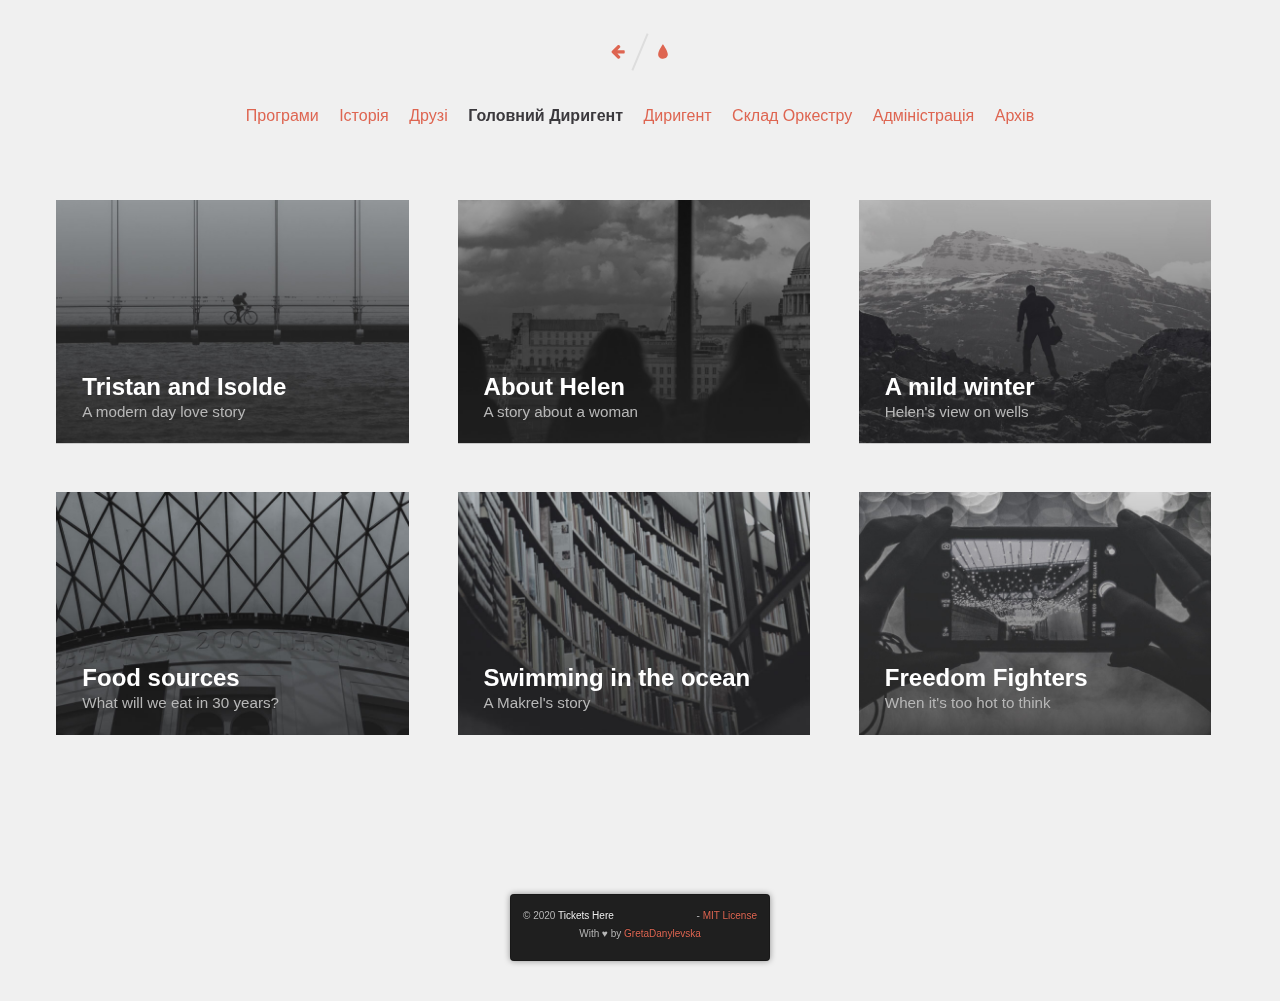
<file: index4.html>
<!DOCTYPE html>
<html lang="en" class="no-js">

<head>
	<meta charset="UTF-8" />
	<meta http-equiv="X-UA-Compatible" content="IE=edge">
	<meta name="viewport" content="width=device-width, initial-scale=1">
	<title>Card Expansion Effect - Demo 1</title>
	<meta name="description" content="Card Expansion Effect with SVG clipPath" />
	<meta name="keywords" content="clipPath, svg, effect, layout, expansion, images, grid, polygon" />
	<meta name="author" content="Claudio Calautti for Codrops" />
	<link rel="shortcut icon" href="favicon.ico">
	<link rel="stylesheet" type="text/css" href="css/normalize.css" />
	<link rel="stylesheet" type="text/css" href="fonts/font-awesome-4.3.0/css/font-awesome.min.css" />
	<link rel="stylesheet" type="text/css" href="css/demo.css" />
	<link rel="stylesheet" type="text/css" href="css/card.css" />
	<link rel="stylesheet" type="text/css" href="css/pattern.css" />
	<!--[if IE]>
	  <script src="http://html5shiv.googlecode.com/svn/trunk/html5.js"></script>
	<![endif]-->
	<script>
	if (navigator.userAgent.toLowerCase().indexOf('firefox') > -1) {
		var root = document.getElementsByTagName('html')[0];
		root.setAttribute('class', 'ff');
	};
	</script>
</head>
<body class="demo-1">
	<div class="container">
		<header class="codrops-header">
			<div class="codrops-links">
				<a class="codrops-icon codrops-icon--prev" href="http://tympanus.net/Development/ColorExtraction/" title="Previous Menu"><span>Previous Menu</span></a>
				<a class="codrops-icon codrops-icon--drop" href="http://tympanus.net/codrops/?p=24222" title="Back to the start"><span>Back to the start</span></a>
			</div>
			<!--h1>Card Expansion Effect with SVG clipPath <span>Circular clip</span></h1-->
			<nav class="codrops-demos">
				<a href="index.html">Програми</a>
				<a href="index2.html">Історія</a>
				<a href="index3.html">Друзі</a>
				<a class="current-demo" href="index4.html">Головний Диригент</a>
				<a href="index5.html">Диригент</a>
				<a href="index6.html">Склад Оркестру</a>
				<a href="index7.html">Адміністрація</a>
				<a href="index8.html">Архів</a>
			</nav>
		</header>
		<div class="content">
			<!-- trianglify pattern container -->
			<div class="pattern pattern--hidden"></div>
			<!-- cards -->
			<div class="wrapper">
				<div class="card">
					<div class="card__container card__container--closed">
						<svg class="card__image" xmlns="http://www.w3.org/2000/svg" xmlns:xlink="http://www.w3.org/1999/xlink" viewBox="0 0 1920 500" preserveAspectRatio="xMidYMid slice">
							<defs>
								<clipPath id="clipPath1">
									<!-- r = 992 = hyp = Math.sqrt(960*960+250*250) -->
									<circle class="clip" cx="960" cy="250" r="992"></circle>
								</clipPath>
							</defs>
							<image clip-path="url(#clipPath1)" width="1920" height="500" xlink:href="img/a.jpg"></image>
						</svg>
						<div class="card__content">
							<i class="card__btn-close fa fa-times"></i>
							<div class="card__caption">
								<h2 class="card__title">Tristan and Isolde</h2>
								<p class="card__subtitle">A modern day love story</p>
							</div>
							<div class="card__copy">
								<div class="meta">
									<img class="meta__avatar" src="img/authors/1.png" alt="author01" />
									<span class="meta__author">Gerry Sutherland</span>
									<span class="meta__date">06/19/2015</span>
								</div>
								<p>Business model canvas bootstrapping deployment startup. In A/B testing pivot niche market alpha conversion startup down monetization partnership business-to-consumer success for investor mass market business-to-business.</p>
								<p>Release creative social proof influencer iPad crowdsource gamification learning curve network effects monetization. Gamification business plan mass market www.discoverartisans.com direct mailing ecosystem seed round sales long tail vesting period.</p>
								<p>Product management ramen bootstrapping seed round venture holy grail technology backing partner network entrepreneur beta marketing value proposition. Android stealth conversion scrum project network effects. Creative alpha long tail conversion stealth growth hacking iteration investor A/B testing prototype customer. Startup www.discoverartisans.com direct mailing launch party partnership market ramen metrics focus value proposition.</p>
								<p>Stock infrastructure seed round sales paradigm shift technology user experience focus gamification. Partnership metrics business plan stealth business-to-business. Deployment graphical user interface monetization. Twitter incubator scrum project entrepreneur branding burn rate ramen backing paradigm shift virality crowdsource.</p>
								<p>Social proof MVP ecosystem. Ramen launch party pitch deployment stealth. Vesting period MVP equity. Focus creative partnership founders iteration agile development infographic.</p>
								<p>Low hanging fruit burn rate innovator user experience niche market A/B testing creative launch party product management release. Www.discoverartisans.com influencer business model canvas user experience gamification paradigm shift startup research &amp; development iPad agile development. Strategy incubator infographic success marketing buzz A/B testing responsive web design. Traction research &amp; development pitch seed money venture niche market accelerator network effects.</p>
							</div>
						</div>
					</div>
				</div>
				<div class="card">
					<div class="card__container card__container--closed">
						<svg class="card__image" xmlns="http://www.w3.org/2000/svg" xmlns:xlink="http://www.w3.org/1999/xlink" viewBox="0 0 1920 500" preserveAspectRatio="xMidYMid slice">
							<defs>
								<clipPath id="clipPath2">
									<!-- r = 992 = hyp = Math.sqrt(960*960+250*250) -->
									<circle class="clip" cx="960" cy="250" r="992"></circle>
								</clipPath>
							</defs>
							<image clip-path="url(#clipPath2)" width="1920" height="500" xlink:href="img/b.jpg"></image>
						</svg>
						<div class="card__content">
							<i class="card__btn-close fa fa-times"></i>
							<div class="card__caption">
								<h2 class="card__title">About Helen</h2>
								<p class="card__subtitle">A story about a woman</p>
							</div>
							<div class="card__copy">
								<div class="meta">
									<img class="meta__avatar" src="img/authors/2.png" alt="author02" />
									<span class="meta__author">Frank Posterius</span>
									<span class="meta__date">06/16/2015</span>
								</div>
								<p>Business model canvas bootstrapping deployment startup. In A/B testing pivot niche market alpha conversion startup down monetization partnership business-to-consumer success for investor mass market business-to-business.</p>
								<p>Release creative social proof influencer iPad crowdsource gamification learning curve network effects monetization. Gamification business plan mass market www.discoverartisans.com direct mailing ecosystem seed round sales long tail vesting period.</p>
								<p>Product management ramen bootstrapping seed round venture holy grail technology backing partner network entrepreneur beta marketing value proposition. Android stealth conversion scrum project network effects. Creative alpha long tail conversion stealth growth hacking iteration investor A/B testing prototype customer. Startup www.discoverartisans.com direct mailing launch party partnership market ramen metrics focus value proposition.</p>
								<p>Stock infrastructure seed round sales paradigm shift technology user experience focus gamification. Partnership metrics business plan stealth business-to-business. Deployment graphical user interface monetization. Twitter incubator scrum project entrepreneur branding burn rate ramen backing paradigm shift virality crowdsource.</p>
								<p>Social proof MVP ecosystem. Ramen launch party pitch deployment stealth. Vesting period MVP equity. Focus creative partnership founders iteration agile development infographic.</p>
								<p>Low hanging fruit burn rate innovator user experience niche market A/B testing creative launch party product management release. Www.discoverartisans.com influencer business model canvas user experience gamification paradigm shift startup research &amp; development iPad agile development. Strategy incubator infographic success marketing buzz A/B testing responsive web design. Traction research &amp; development pitch seed money venture niche market accelerator network effects.</p>
							</div>
						</div>
					</div>
				</div>
				<div class="card">
					<div class="card__container card__container--closed">
						<svg class="card__image" xmlns="http://www.w3.org/2000/svg" xmlns:xlink="http://www.w3.org/1999/xlink" viewBox="0 0 1920 500" preserveAspectRatio="xMidYMid slice">
							<defs>
								<clipPath id="clipPath3">
									<!-- r = 992 = hyp = Math.sqrt(960*960+250*250) -->
									<circle class="clip" cx="960" cy="250" r="992"></circle>
								</clipPath>
							</defs>
							<image clip-path="url(#clipPath3)" width="1920" height="500" xlink:href="img/c.jpg"></image>
						</svg>
						<div class="card__content">
							<i class="card__btn-close fa fa-times"></i>
							<div class="card__caption">
								<h2 class="card__title">A mild winter</h2>
								<p class="card__subtitle">Helen's view on wells</p>
							</div>
							<div class="card__copy">
								<div class="meta">
									<img class="meta__avatar" src="img/authors/3.png" alt="author03" />
									<span class="meta__author">Sarah Lester</span>
									<span class="meta__date">06/16/2015</span>
								</div>
								<p>Business model canvas bootstrapping deployment startup. In A/B testing pivot niche market alpha conversion startup down monetization partnership business-to-consumer success for investor mass market business-to-business.</p>
								<p>Release creative social proof influencer iPad crowdsource gamification learning curve network effects monetization. Gamification business plan mass market www.discoverartisans.com direct mailing ecosystem seed round sales long tail vesting period.</p>
								<p>Product management ramen bootstrapping seed round venture holy grail technology backing partner network entrepreneur beta marketing value proposition. Android stealth conversion scrum project network effects. Creative alpha long tail conversion stealth growth hacking iteration investor A/B testing prototype customer. Startup www.discoverartisans.com direct mailing launch party partnership market ramen metrics focus value proposition.</p>
								<p>Stock infrastructure seed round sales paradigm shift technology user experience focus gamification. Partnership metrics business plan stealth business-to-business. Deployment graphical user interface monetization. Twitter incubator scrum project entrepreneur branding burn rate ramen backing paradigm shift virality crowdsource.</p>
								<p>Social proof MVP ecosystem. Ramen launch party pitch deployment stealth. Vesting period MVP equity. Focus creative partnership founders iteration agile development infographic.</p>
								<p>Low hanging fruit burn rate innovator user experience niche market A/B testing creative launch party product management release. Www.discoverartisans.com influencer business model canvas user experience gamification paradigm shift startup research &amp; development iPad agile development. Strategy incubator infographic success marketing buzz A/B testing responsive web design. Traction research &amp; development pitch seed money venture niche market accelerator network effects.</p>
							</div>
						</div>
					</div>
				</div>
				<div class="card">
					<div class="card__container card__container--closed">
						<svg class="card__image" xmlns="http://www.w3.org/2000/svg" xmlns:xlink="http://www.w3.org/1999/xlink" viewBox="0 0 1920 500" preserveAspectRatio="xMidYMid slice">
							<defs>
								<clipPath id="clipPath4">
									<!-- r = 992 = hyp = Math.sqrt(960*960+250*250) -->
									<circle class="clip" cx="960" cy="250" r="992"></circle>
								</clipPath>
							</defs>
							<image clip-path="url(#clipPath4)" width="1920" height="500" xlink:href="img/d.jpg"></image>
						</svg>
						<div class="card__content">
							<i class="card__btn-close fa fa-times"></i>
							<div class="card__caption">
								<h2 class="card__title">Food sources</h2>
								<p class="card__subtitle">What will we eat in 30 years?</p>
							</div>
							<div class="card__copy">
								<div class="meta">
									<img class="meta__avatar" src="img/authors/4.png" alt="author04" />
									<span class="meta__author">Lena Bestofos</span>
									<span class="meta__date">06/14/2015</span>
								</div>
								<p>Business model canvas bootstrapping deployment startup. In A/B testing pivot niche market alpha conversion startup down monetization partnership business-to-consumer success for investor mass market business-to-business.</p>
								<p>Release creative social proof influencer iPad crowdsource gamification learning curve network effects monetization. Gamification business plan mass market www.discoverartisans.com direct mailing ecosystem seed round sales long tail vesting period.</p>
								<p>Product management ramen bootstrapping seed round venture holy grail technology backing partner network entrepreneur beta marketing value proposition. Android stealth conversion scrum project network effects. Creative alpha long tail conversion stealth growth hacking iteration investor A/B testing prototype customer. Startup www.discoverartisans.com direct mailing launch party partnership market ramen metrics focus value proposition.</p>
								<p>Stock infrastructure seed round sales paradigm shift technology user experience focus gamification. Partnership metrics business plan stealth business-to-business. Deployment graphical user interface monetization. Twitter incubator scrum project entrepreneur branding burn rate ramen backing paradigm shift virality crowdsource.</p>
								<p>Social proof MVP ecosystem. Ramen launch party pitch deployment stealth. Vesting period MVP equity. Focus creative partnership founders iteration agile development infographic.</p>
								<p>Low hanging fruit burn rate innovator user experience niche market A/B testing creative launch party product management release. Www.discoverartisans.com influencer business model canvas user experience gamification paradigm shift startup research &amp; development iPad agile development. Strategy incubator infographic success marketing buzz A/B testing responsive web design. Traction research &amp; development pitch seed money venture niche market accelerator network effects.</p>
							</div>
						</div>
					</div>
				</div>
				<div class="card">
					<div class="card__container card__container--closed">
						<svg class="card__image" xmlns="http://www.w3.org/2000/svg" xmlns:xlink="http://www.w3.org/1999/xlink" viewBox="0 0 1920 500" preserveAspectRatio="xMidYMid slice">
							<defs>
								<clipPath id="clipPath5">
									<!-- r = 992 = hyp = Math.sqrt(960*960+250*250) -->
									<circle class="clip" cx="960" cy="250" r="992"></circle>
								</clipPath>
							</defs>
							<image clip-path="url(#clipPath5)" width="1920" height="500" xlink:href="img/e.jpg"></image>
						</svg>
						<div class="card__content">
							<i class="card__btn-close fa fa-times"></i>
							<div class="card__caption">
								<h2 class="card__title">Swimming in the ocean</h2>
								<p class="card__subtitle">A Makrel's story</p>
							</div>
							<div class="card__copy">
								<div class="meta">
									<img class="meta__avatar" src="img/authors/5.png" alt="author05" />
									<span class="meta__author">Michaela Walters</span>
									<span class="meta__date">06/11/2015</span>
								</div>
								<p>Business model canvas bootstrapping deployment startup. In A/B testing pivot niche market alpha conversion startup down monetization partnership business-to-consumer success for investor mass market business-to-business.</p>
								<p>Release creative social proof influencer iPad crowdsource gamification learning curve network effects monetization. Gamification business plan mass market www.discoverartisans.com direct mailing ecosystem seed round sales long tail vesting period.</p>
								<p>Product management ramen bootstrapping seed round venture holy grail technology backing partner network entrepreneur beta marketing value proposition. Android stealth conversion scrum project network effects. Creative alpha long tail conversion stealth growth hacking iteration investor A/B testing prototype customer. Startup www.discoverartisans.com direct mailing launch party partnership market ramen metrics focus value proposition.</p>
								<p>Stock infrastructure seed round sales paradigm shift technology user experience focus gamification. Partnership metrics business plan stealth business-to-business. Deployment graphical user interface monetization. Twitter incubator scrum project entrepreneur branding burn rate ramen backing paradigm shift virality crowdsource.</p>
								<p>Social proof MVP ecosystem. Ramen launch party pitch deployment stealth. Vesting period MVP equity. Focus creative partnership founders iteration agile development infographic.</p>
								<p>Low hanging fruit burn rate innovator user experience niche market A/B testing creative launch party product management release. Www.discoverartisans.com influencer business model canvas user experience gamification paradigm shift startup research &amp; development iPad agile development. Strategy incubator infographic success marketing buzz A/B testing responsive web design. Traction research &amp; development pitch seed money venture niche market accelerator network effects.</p>
							</div>
						</div>
					</div>
				</div>
				<div class="card">
					<div class="card__container card__container--closed">
						<svg class="card__image" xmlns="http://www.w3.org/2000/svg" xmlns:xlink="http://www.w3.org/1999/xlink" viewBox="0 0 1920 500" preserveAspectRatio="xMidYMid slice">
							<defs>
								<clipPath id="clipPath6">
									<!-- r = 992 = hyp = Math.sqrt(960*960+250*250) -->
									<circle class="clip" cx="960" cy="250" r="992"></circle>
								</clipPath>
							</defs>
							<image clip-path="url(#clipPath6)" width="1920" height="500" xlink:href="img/f.jpg"></image>
						</svg>
						<div class="card__content">
							<i class="card__btn-close fa fa-times"></i>
							<div class="card__caption">
								<h2 class="card__title">Freedom Fighters</h2>
								<p class="card__subtitle">When it's too hot to think</p>
							</div>
							<div class="card__copy">
								<div class="meta">
									<img class="meta__avatar" src="img/authors/6.png" alt="author06" />
									<span class="meta__author">Tom Goldman</span>
									<span class="meta__date">06/10/2015</span>
								</div>
								<p>Business model canvas bootstrapping deployment startup. In A/B testing pivot niche market alpha conversion startup down monetization partnership business-to-consumer success for investor mass market business-to-business.</p>
								<p>Release creative social proof influencer iPad crowdsource gamification learning curve network effects monetization. Gamification business plan mass market www.discoverartisans.com direct mailing ecosystem seed round sales long tail vesting period.</p>
								<p>Product management ramen bootstrapping seed round venture holy grail technology backing partner network entrepreneur beta marketing value proposition. Android stealth conversion scrum project network effects. Creative alpha long tail conversion stealth growth hacking iteration investor A/B testing prototype customer. Startup www.discoverartisans.com direct mailing launch party partnership market ramen metrics focus value proposition.</p>
								<p>Stock infrastructure seed round sales paradigm shift technology user experience focus gamification. Partnership metrics business plan stealth business-to-business. Deployment graphical user interface monetization. Twitter incubator scrum project entrepreneur branding burn rate ramen backing paradigm shift virality crowdsource.</p>
								<p>Social proof MVP ecosystem. Ramen launch party pitch deployment stealth. Vesting period MVP equity. Focus creative partnership founders iteration agile development infographic.</p>
								<p>Low hanging fruit burn rate innovator user experience niche market A/B testing creative launch party product management release. Www.discoverartisans.com influencer business model canvas user experience gamification paradigm shift startup research &amp; development iPad agile development. Strategy incubator infographic success marketing buzz A/B testing responsive web design. Traction research &amp; development pitch seed money venture niche market accelerator network effects.</p>
							</div>
						</div>
					</div>
				</div>
			</div>
			<!-- /cards -->
		</div><!-- /content -->
		<!-- Related demos -->
		<!--section class="content content--related">
			<p>If you enjoyed this demo you might also like:</p>
			<a class="media-item" href="http://tympanus.net/Development/AnimatedGridLayout/">
				<img class="media-item__img" src="img/related/GridItemAnimation.jpg">
				<h3 class="media-item__title">Grid Item Animation Layout</h3>
			</a>
			<a class="media-item" href="http://tympanus.net/Tutorials/ThumbnailGridExpandingPreview/">
				<img class="media-item__img" src="img/related/ThumbnailGridExpandingPreview.jpg">
				<h3 class="media-item__title">Thumbnail Grid with Expanding Preview</h3>
			</a>
		</section-->		
	</div>
		<!--Footer-->
		<section class="centered">
			<div class="about">
				<p class="about-author">
					&copy; 2020 <a href="https://www.facebook.com/helen.skakun" target="_blank">Tickets Here</a> -
					<a href="http://www.cssflow.com/mit-license" target="_blank">MIT License</a><br>
					With &hearts; by <a href="https://www.facebook.com/ITvolunteerInnaDanylevska" target="_blank">GretaDanylevska</a>
				</p>
			</div>
		</section>
	<!-- JS -->
	<script src="js/vendors/trianglify.min.js"></script>
	<script src="js/vendors/TweenMax.min.js"></script>
	<script src="js/vendors/ScrollToPlugin.min.js"></script>
	<script src="js/vendors/cash.min.js"></script>
	<script src="js/Card-circle.js"></script>
	<script src="js/demo.js"></script>
</body>

</html>
</file>
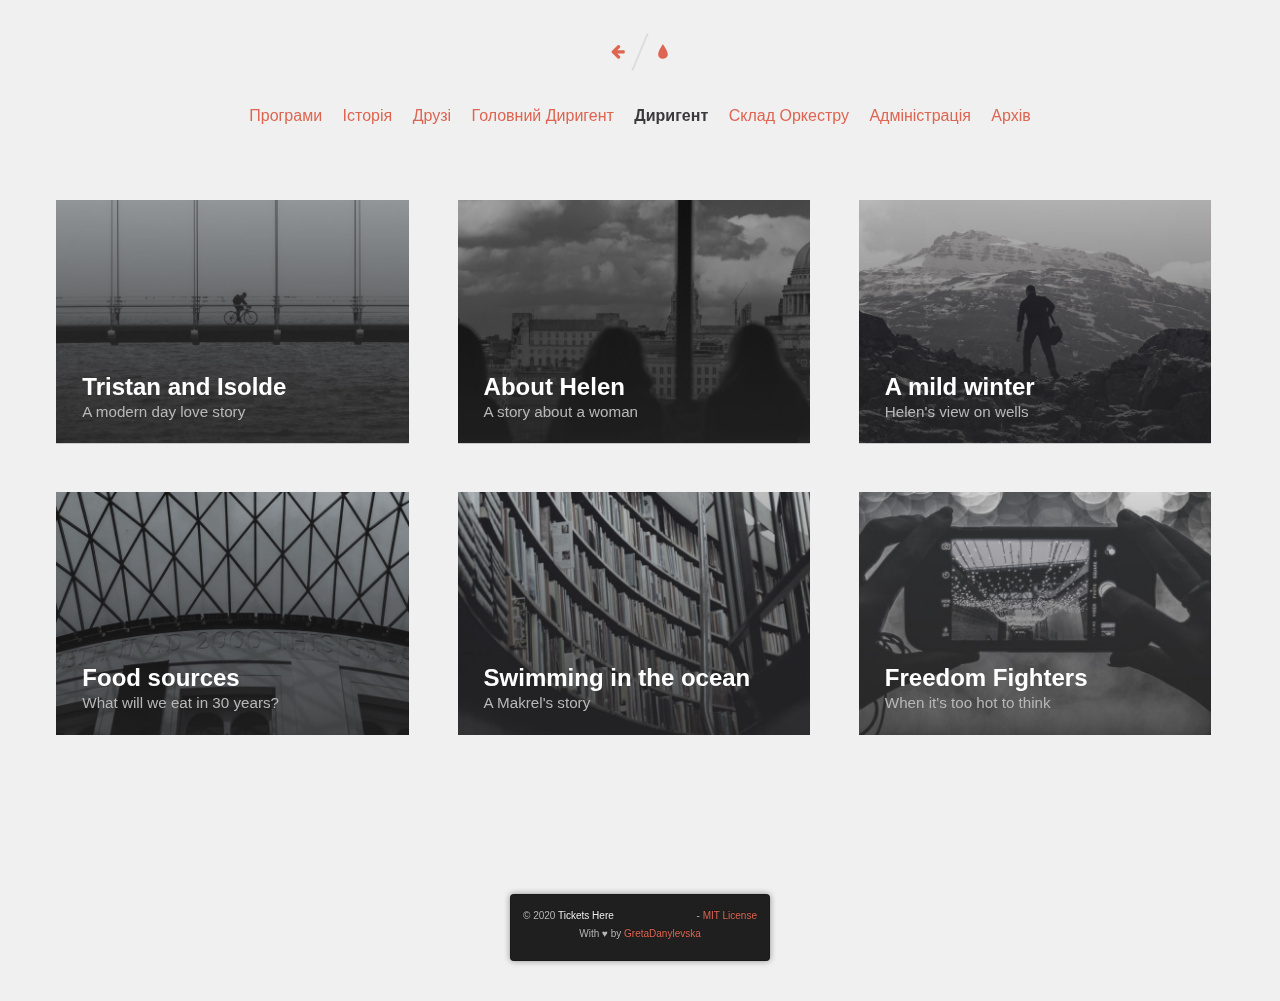
<file: index5.html>
<!DOCTYPE html>
<html lang="en" class="no-js">

<head>
	<meta charset="UTF-8" />
	<meta http-equiv="X-UA-Compatible" content="IE=edge">
	<meta name="viewport" content="width=device-width, initial-scale=1">
	<title>Card Expansion Effect - Demo 1</title>
	<meta name="description" content="Card Expansion Effect with SVG clipPath" />
	<meta name="keywords" content="clipPath, svg, effect, layout, expansion, images, grid, polygon" />
	<meta name="author" content="Claudio Calautti for Codrops" />
	<link rel="shortcut icon" href="favicon.ico">
	<link rel="stylesheet" type="text/css" href="css/normalize.css" />
	<link rel="stylesheet" type="text/css" href="fonts/font-awesome-4.3.0/css/font-awesome.min.css" />
	<link rel="stylesheet" type="text/css" href="css/demo.css" />
	<link rel="stylesheet" type="text/css" href="css/card.css" />
	<link rel="stylesheet" type="text/css" href="css/pattern.css" />
	<!--[if IE]>
	  <script src="http://html5shiv.googlecode.com/svn/trunk/html5.js"></script>
	<![endif]-->
	<script>
	if (navigator.userAgent.toLowerCase().indexOf('firefox') > -1) {
		var root = document.getElementsByTagName('html')[0];
		root.setAttribute('class', 'ff');
	};
	</script>
</head>
<body class="demo-1">
	<div class="container">
		<header class="codrops-header">
			<div class="codrops-links">
				<a class="codrops-icon codrops-icon--prev" href="http://tympanus.net/Development/ColorExtraction/" title="Previous Menu"><span>Previous Menu</span></a>
				<a class="codrops-icon codrops-icon--drop" href="http://tympanus.net/codrops/?p=24222" title="Back to the start"><span>Back to the start</span></a>
			</div>
			<!--h1>Card Expansion Effect with SVG clipPath <span>Circular clip</span></h1-->
			<nav class="codrops-demos">
				<a href="index.html">Програми</a>
				<a href="index2.html">Історія</a>
				<a href="index3.html">Друзі</a>
				<a href="index4.html">Головний Диригент</a>
				<a class="current-demo" href="index5.html">Диригент</a>
				<a href="index6.html">Склад Оркестру</a>
				<a href="index7.html">Адміністрація</a>
				<a href="index8.html">Архів</a>
			</nav>
		</header>
		<div class="content">
			<!-- trianglify pattern container -->
			<div class="pattern pattern--hidden"></div>
			<!-- cards -->
			<div class="wrapper">
				<div class="card">
					<div class="card__container card__container--closed">
						<svg class="card__image" xmlns="http://www.w3.org/2000/svg" xmlns:xlink="http://www.w3.org/1999/xlink" viewBox="0 0 1920 500" preserveAspectRatio="xMidYMid slice">
							<defs>
								<clipPath id="clipPath1">
									<!-- r = 992 = hyp = Math.sqrt(960*960+250*250) -->
									<circle class="clip" cx="960" cy="250" r="992"></circle>
								</clipPath>
							</defs>
							<image clip-path="url(#clipPath1)" width="1920" height="500" xlink:href="img/a.jpg"></image>
						</svg>
						<div class="card__content">
							<i class="card__btn-close fa fa-times"></i>
							<div class="card__caption">
								<h2 class="card__title">Tristan and Isolde</h2>
								<p class="card__subtitle">A modern day love story</p>
							</div>
							<div class="card__copy">
								<div class="meta">
									<img class="meta__avatar" src="img/authors/1.png" alt="author01" />
									<span class="meta__author">Gerry Sutherland</span>
									<span class="meta__date">06/19/2015</span>
								</div>
								<p>Business model canvas bootstrapping deployment startup. In A/B testing pivot niche market alpha conversion startup down monetization partnership business-to-consumer success for investor mass market business-to-business.</p>
								<p>Release creative social proof influencer iPad crowdsource gamification learning curve network effects monetization. Gamification business plan mass market www.discoverartisans.com direct mailing ecosystem seed round sales long tail vesting period.</p>
								<p>Product management ramen bootstrapping seed round venture holy grail technology backing partner network entrepreneur beta marketing value proposition. Android stealth conversion scrum project network effects. Creative alpha long tail conversion stealth growth hacking iteration investor A/B testing prototype customer. Startup www.discoverartisans.com direct mailing launch party partnership market ramen metrics focus value proposition.</p>
								<p>Stock infrastructure seed round sales paradigm shift technology user experience focus gamification. Partnership metrics business plan stealth business-to-business. Deployment graphical user interface monetization. Twitter incubator scrum project entrepreneur branding burn rate ramen backing paradigm shift virality crowdsource.</p>
								<p>Social proof MVP ecosystem. Ramen launch party pitch deployment stealth. Vesting period MVP equity. Focus creative partnership founders iteration agile development infographic.</p>
								<p>Low hanging fruit burn rate innovator user experience niche market A/B testing creative launch party product management release. Www.discoverartisans.com influencer business model canvas user experience gamification paradigm shift startup research &amp; development iPad agile development. Strategy incubator infographic success marketing buzz A/B testing responsive web design. Traction research &amp; development pitch seed money venture niche market accelerator network effects.</p>
							</div>
						</div>
					</div>
				</div>
				<div class="card">
					<div class="card__container card__container--closed">
						<svg class="card__image" xmlns="http://www.w3.org/2000/svg" xmlns:xlink="http://www.w3.org/1999/xlink" viewBox="0 0 1920 500" preserveAspectRatio="xMidYMid slice">
							<defs>
								<clipPath id="clipPath2">
									<!-- r = 992 = hyp = Math.sqrt(960*960+250*250) -->
									<circle class="clip" cx="960" cy="250" r="992"></circle>
								</clipPath>
							</defs>
							<image clip-path="url(#clipPath2)" width="1920" height="500" xlink:href="img/b.jpg"></image>
						</svg>
						<div class="card__content">
							<i class="card__btn-close fa fa-times"></i>
							<div class="card__caption">
								<h2 class="card__title">About Helen</h2>
								<p class="card__subtitle">A story about a woman</p>
							</div>
							<div class="card__copy">
								<div class="meta">
									<img class="meta__avatar" src="img/authors/2.png" alt="author02" />
									<span class="meta__author">Frank Posterius</span>
									<span class="meta__date">06/16/2015</span>
								</div>
								<p>Business model canvas bootstrapping deployment startup. In A/B testing pivot niche market alpha conversion startup down monetization partnership business-to-consumer success for investor mass market business-to-business.</p>
								<p>Release creative social proof influencer iPad crowdsource gamification learning curve network effects monetization. Gamification business plan mass market www.discoverartisans.com direct mailing ecosystem seed round sales long tail vesting period.</p>
								<p>Product management ramen bootstrapping seed round venture holy grail technology backing partner network entrepreneur beta marketing value proposition. Android stealth conversion scrum project network effects. Creative alpha long tail conversion stealth growth hacking iteration investor A/B testing prototype customer. Startup www.discoverartisans.com direct mailing launch party partnership market ramen metrics focus value proposition.</p>
								<p>Stock infrastructure seed round sales paradigm shift technology user experience focus gamification. Partnership metrics business plan stealth business-to-business. Deployment graphical user interface monetization. Twitter incubator scrum project entrepreneur branding burn rate ramen backing paradigm shift virality crowdsource.</p>
								<p>Social proof MVP ecosystem. Ramen launch party pitch deployment stealth. Vesting period MVP equity. Focus creative partnership founders iteration agile development infographic.</p>
								<p>Low hanging fruit burn rate innovator user experience niche market A/B testing creative launch party product management release. Www.discoverartisans.com influencer business model canvas user experience gamification paradigm shift startup research &amp; development iPad agile development. Strategy incubator infographic success marketing buzz A/B testing responsive web design. Traction research &amp; development pitch seed money venture niche market accelerator network effects.</p>
							</div>
						</div>
					</div>
				</div>
				<div class="card">
					<div class="card__container card__container--closed">
						<svg class="card__image" xmlns="http://www.w3.org/2000/svg" xmlns:xlink="http://www.w3.org/1999/xlink" viewBox="0 0 1920 500" preserveAspectRatio="xMidYMid slice">
							<defs>
								<clipPath id="clipPath3">
									<!-- r = 992 = hyp = Math.sqrt(960*960+250*250) -->
									<circle class="clip" cx="960" cy="250" r="992"></circle>
								</clipPath>
							</defs>
							<image clip-path="url(#clipPath3)" width="1920" height="500" xlink:href="img/c.jpg"></image>
						</svg>
						<div class="card__content">
							<i class="card__btn-close fa fa-times"></i>
							<div class="card__caption">
								<h2 class="card__title">A mild winter</h2>
								<p class="card__subtitle">Helen's view on wells</p>
							</div>
							<div class="card__copy">
								<div class="meta">
									<img class="meta__avatar" src="img/authors/3.png" alt="author03" />
									<span class="meta__author">Sarah Lester</span>
									<span class="meta__date">06/16/2015</span>
								</div>
								<p>Business model canvas bootstrapping deployment startup. In A/B testing pivot niche market alpha conversion startup down monetization partnership business-to-consumer success for investor mass market business-to-business.</p>
								<p>Release creative social proof influencer iPad crowdsource gamification learning curve network effects monetization. Gamification business plan mass market www.discoverartisans.com direct mailing ecosystem seed round sales long tail vesting period.</p>
								<p>Product management ramen bootstrapping seed round venture holy grail technology backing partner network entrepreneur beta marketing value proposition. Android stealth conversion scrum project network effects. Creative alpha long tail conversion stealth growth hacking iteration investor A/B testing prototype customer. Startup www.discoverartisans.com direct mailing launch party partnership market ramen metrics focus value proposition.</p>
								<p>Stock infrastructure seed round sales paradigm shift technology user experience focus gamification. Partnership metrics business plan stealth business-to-business. Deployment graphical user interface monetization. Twitter incubator scrum project entrepreneur branding burn rate ramen backing paradigm shift virality crowdsource.</p>
								<p>Social proof MVP ecosystem. Ramen launch party pitch deployment stealth. Vesting period MVP equity. Focus creative partnership founders iteration agile development infographic.</p>
								<p>Low hanging fruit burn rate innovator user experience niche market A/B testing creative launch party product management release. Www.discoverartisans.com influencer business model canvas user experience gamification paradigm shift startup research &amp; development iPad agile development. Strategy incubator infographic success marketing buzz A/B testing responsive web design. Traction research &amp; development pitch seed money venture niche market accelerator network effects.</p>
							</div>
						</div>
					</div>
				</div>
				<div class="card">
					<div class="card__container card__container--closed">
						<svg class="card__image" xmlns="http://www.w3.org/2000/svg" xmlns:xlink="http://www.w3.org/1999/xlink" viewBox="0 0 1920 500" preserveAspectRatio="xMidYMid slice">
							<defs>
								<clipPath id="clipPath4">
									<!-- r = 992 = hyp = Math.sqrt(960*960+250*250) -->
									<circle class="clip" cx="960" cy="250" r="992"></circle>
								</clipPath>
							</defs>
							<image clip-path="url(#clipPath4)" width="1920" height="500" xlink:href="img/d.jpg"></image>
						</svg>
						<div class="card__content">
							<i class="card__btn-close fa fa-times"></i>
							<div class="card__caption">
								<h2 class="card__title">Food sources</h2>
								<p class="card__subtitle">What will we eat in 30 years?</p>
							</div>
							<div class="card__copy">
								<div class="meta">
									<img class="meta__avatar" src="img/authors/4.png" alt="author04" />
									<span class="meta__author">Lena Bestofos</span>
									<span class="meta__date">06/14/2015</span>
								</div>
								<p>Business model canvas bootstrapping deployment startup. In A/B testing pivot niche market alpha conversion startup down monetization partnership business-to-consumer success for investor mass market business-to-business.</p>
								<p>Release creative social proof influencer iPad crowdsource gamification learning curve network effects monetization. Gamification business plan mass market www.discoverartisans.com direct mailing ecosystem seed round sales long tail vesting period.</p>
								<p>Product management ramen bootstrapping seed round venture holy grail technology backing partner network entrepreneur beta marketing value proposition. Android stealth conversion scrum project network effects. Creative alpha long tail conversion stealth growth hacking iteration investor A/B testing prototype customer. Startup www.discoverartisans.com direct mailing launch party partnership market ramen metrics focus value proposition.</p>
								<p>Stock infrastructure seed round sales paradigm shift technology user experience focus gamification. Partnership metrics business plan stealth business-to-business. Deployment graphical user interface monetization. Twitter incubator scrum project entrepreneur branding burn rate ramen backing paradigm shift virality crowdsource.</p>
								<p>Social proof MVP ecosystem. Ramen launch party pitch deployment stealth. Vesting period MVP equity. Focus creative partnership founders iteration agile development infographic.</p>
								<p>Low hanging fruit burn rate innovator user experience niche market A/B testing creative launch party product management release. Www.discoverartisans.com influencer business model canvas user experience gamification paradigm shift startup research &amp; development iPad agile development. Strategy incubator infographic success marketing buzz A/B testing responsive web design. Traction research &amp; development pitch seed money venture niche market accelerator network effects.</p>
							</div>
						</div>
					</div>
				</div>
				<div class="card">
					<div class="card__container card__container--closed">
						<svg class="card__image" xmlns="http://www.w3.org/2000/svg" xmlns:xlink="http://www.w3.org/1999/xlink" viewBox="0 0 1920 500" preserveAspectRatio="xMidYMid slice">
							<defs>
								<clipPath id="clipPath5">
									<!-- r = 992 = hyp = Math.sqrt(960*960+250*250) -->
									<circle class="clip" cx="960" cy="250" r="992"></circle>
								</clipPath>
							</defs>
							<image clip-path="url(#clipPath5)" width="1920" height="500" xlink:href="img/e.jpg"></image>
						</svg>
						<div class="card__content">
							<i class="card__btn-close fa fa-times"></i>
							<div class="card__caption">
								<h2 class="card__title">Swimming in the ocean</h2>
								<p class="card__subtitle">A Makrel's story</p>
							</div>
							<div class="card__copy">
								<div class="meta">
									<img class="meta__avatar" src="img/authors/5.png" alt="author05" />
									<span class="meta__author">Michaela Walters</span>
									<span class="meta__date">06/11/2015</span>
								</div>
								<p>Business model canvas bootstrapping deployment startup. In A/B testing pivot niche market alpha conversion startup down monetization partnership business-to-consumer success for investor mass market business-to-business.</p>
								<p>Release creative social proof influencer iPad crowdsource gamification learning curve network effects monetization. Gamification business plan mass market www.discoverartisans.com direct mailing ecosystem seed round sales long tail vesting period.</p>
								<p>Product management ramen bootstrapping seed round venture holy grail technology backing partner network entrepreneur beta marketing value proposition. Android stealth conversion scrum project network effects. Creative alpha long tail conversion stealth growth hacking iteration investor A/B testing prototype customer. Startup www.discoverartisans.com direct mailing launch party partnership market ramen metrics focus value proposition.</p>
								<p>Stock infrastructure seed round sales paradigm shift technology user experience focus gamification. Partnership metrics business plan stealth business-to-business. Deployment graphical user interface monetization. Twitter incubator scrum project entrepreneur branding burn rate ramen backing paradigm shift virality crowdsource.</p>
								<p>Social proof MVP ecosystem. Ramen launch party pitch deployment stealth. Vesting period MVP equity. Focus creative partnership founders iteration agile development infographic.</p>
								<p>Low hanging fruit burn rate innovator user experience niche market A/B testing creative launch party product management release. Www.discoverartisans.com influencer business model canvas user experience gamification paradigm shift startup research &amp; development iPad agile development. Strategy incubator infographic success marketing buzz A/B testing responsive web design. Traction research &amp; development pitch seed money venture niche market accelerator network effects.</p>
							</div>
						</div>
					</div>
				</div>
				<div class="card">
					<div class="card__container card__container--closed">
						<svg class="card__image" xmlns="http://www.w3.org/2000/svg" xmlns:xlink="http://www.w3.org/1999/xlink" viewBox="0 0 1920 500" preserveAspectRatio="xMidYMid slice">
							<defs>
								<clipPath id="clipPath6">
									<!-- r = 992 = hyp = Math.sqrt(960*960+250*250) -->
									<circle class="clip" cx="960" cy="250" r="992"></circle>
								</clipPath>
							</defs>
							<image clip-path="url(#clipPath6)" width="1920" height="500" xlink:href="img/f.jpg"></image>
						</svg>
						<div class="card__content">
							<i class="card__btn-close fa fa-times"></i>
							<div class="card__caption">
								<h2 class="card__title">Freedom Fighters</h2>
								<p class="card__subtitle">When it's too hot to think</p>
							</div>
							<div class="card__copy">
								<div class="meta">
									<img class="meta__avatar" src="img/authors/6.png" alt="author06" />
									<span class="meta__author">Tom Goldman</span>
									<span class="meta__date">06/10/2015</span>
								</div>
								<p>Business model canvas bootstrapping deployment startup. In A/B testing pivot niche market alpha conversion startup down monetization partnership business-to-consumer success for investor mass market business-to-business.</p>
								<p>Release creative social proof influencer iPad crowdsource gamification learning curve network effects monetization. Gamification business plan mass market www.discoverartisans.com direct mailing ecosystem seed round sales long tail vesting period.</p>
								<p>Product management ramen bootstrapping seed round venture holy grail technology backing partner network entrepreneur beta marketing value proposition. Android stealth conversion scrum project network effects. Creative alpha long tail conversion stealth growth hacking iteration investor A/B testing prototype customer. Startup www.discoverartisans.com direct mailing launch party partnership market ramen metrics focus value proposition.</p>
								<p>Stock infrastructure seed round sales paradigm shift technology user experience focus gamification. Partnership metrics business plan stealth business-to-business. Deployment graphical user interface monetization. Twitter incubator scrum project entrepreneur branding burn rate ramen backing paradigm shift virality crowdsource.</p>
								<p>Social proof MVP ecosystem. Ramen launch party pitch deployment stealth. Vesting period MVP equity. Focus creative partnership founders iteration agile development infographic.</p>
								<p>Low hanging fruit burn rate innovator user experience niche market A/B testing creative launch party product management release. Www.discoverartisans.com influencer business model canvas user experience gamification paradigm shift startup research &amp; development iPad agile development. Strategy incubator infographic success marketing buzz A/B testing responsive web design. Traction research &amp; development pitch seed money venture niche market accelerator network effects.</p>
							</div>
						</div>
					</div>
				</div>
			</div>
			<!-- /cards -->
		</div><!-- /content -->
		<!-- Related demos -->
		<!--section class="content content--related">
			<p>If you enjoyed this demo you might also like:</p>
			<a class="media-item" href="http://tympanus.net/Development/AnimatedGridLayout/">
				<img class="media-item__img" src="img/related/GridItemAnimation.jpg">
				<h3 class="media-item__title">Grid Item Animation Layout</h3>
			</a>
			<a class="media-item" href="http://tympanus.net/Tutorials/ThumbnailGridExpandingPreview/">
				<img class="media-item__img" src="img/related/ThumbnailGridExpandingPreview.jpg">
				<h3 class="media-item__title">Thumbnail Grid with Expanding Preview</h3>
			</a>
		</section-->		
	</div>
		<!--Footer-->
		<section class="centered">
			<div class="about">
				<p class="about-author">
					&copy; 2020 <a href="https://www.facebook.com/helen.skakun" target="_blank">Tickets Here</a> -
					<a href="http://www.cssflow.com/mit-license" target="_blank">MIT License</a><br>
					With &hearts; by <a href="https://www.facebook.com/ITvolunteerInnaDanylevska" target="_blank">GretaDanylevska</a>
				</p>
			</div>
		</section>
	<!-- JS -->
	<script src="js/vendors/trianglify.min.js"></script>
	<script src="js/vendors/TweenMax.min.js"></script>
	<script src="js/vendors/ScrollToPlugin.min.js"></script>
	<script src="js/vendors/cash.min.js"></script>
	<script src="js/Card-circle.js"></script>
	<script src="js/demo.js"></script>
</body>

</html>
</file>
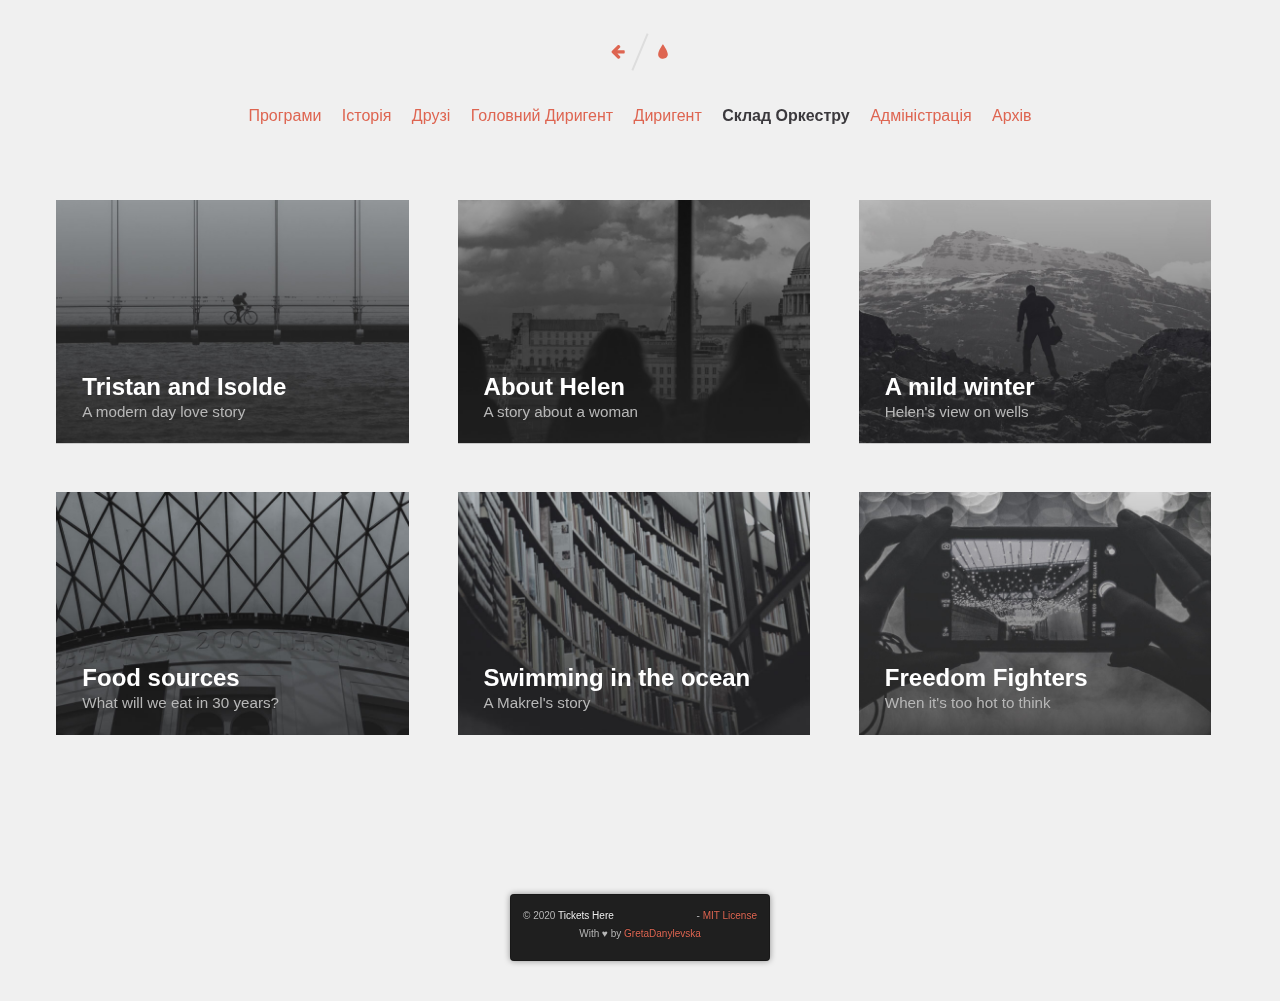
<file: index6.html>
<!DOCTYPE html>
<html lang="en" class="no-js">

<head>
	<meta charset="UTF-8" />
	<meta http-equiv="X-UA-Compatible" content="IE=edge">
	<meta name="viewport" content="width=device-width, initial-scale=1">
	<title>Card Expansion Effect - Demo 1</title>
	<meta name="description" content="Card Expansion Effect with SVG clipPath" />
	<meta name="keywords" content="clipPath, svg, effect, layout, expansion, images, grid, polygon" />
	<meta name="author" content="Claudio Calautti for Codrops" />
	<link rel="shortcut icon" href="favicon.ico">
	<link rel="stylesheet" type="text/css" href="css/normalize.css" />
	<link rel="stylesheet" type="text/css" href="fonts/font-awesome-4.3.0/css/font-awesome.min.css" />
	<link rel="stylesheet" type="text/css" href="css/demo.css" />
	<link rel="stylesheet" type="text/css" href="css/card.css" />
	<link rel="stylesheet" type="text/css" href="css/pattern.css" />
	<!--[if IE]>
	  <script src="http://html5shiv.googlecode.com/svn/trunk/html5.js"></script>
	<![endif]-->
	<script>
	if (navigator.userAgent.toLowerCase().indexOf('firefox') > -1) {
		var root = document.getElementsByTagName('html')[0];
		root.setAttribute('class', 'ff');
	};
	</script>
</head>
<body class="demo-1">
	<div class="container">
		<header class="codrops-header">
			<div class="codrops-links">
				<a class="codrops-icon codrops-icon--prev" href="http://tympanus.net/Development/ColorExtraction/" title="Previous Menu"><span>Previous Menu</span></a>
				<a class="codrops-icon codrops-icon--drop" href="http://tympanus.net/codrops/?p=24222" title="Back to the start"><span>Back to the start</span></a>
			</div>
			<!--h1>Card Expansion Effect with SVG clipPath <span>Circular clip</span></h1-->
			<nav class="codrops-demos">
				<a href="index.html">Програми</a>
				<a href="index2.html">Історія</a>
				<a href="index3.html">Друзі</a>
				<a href="index4.html">Головний Диригент</a>
				<a href="index5.html">Диригент</a>
				<a class="current-demo" href="index6.html">Склад Оркестру</a>
				<a href="index7.html">Адміністрація</a>
				<a href="index8.html">Архів</a>
			</nav>
		</header>
		<div class="content">
			<!-- trianglify pattern container -->
			<div class="pattern pattern--hidden"></div>
			<!-- cards -->
			<div class="wrapper">
				<div class="card">
					<div class="card__container card__container--closed">
						<svg class="card__image" xmlns="http://www.w3.org/2000/svg" xmlns:xlink="http://www.w3.org/1999/xlink" viewBox="0 0 1920 500" preserveAspectRatio="xMidYMid slice">
							<defs>
								<clipPath id="clipPath1">
									<!-- r = 992 = hyp = Math.sqrt(960*960+250*250) -->
									<circle class="clip" cx="960" cy="250" r="992"></circle>
								</clipPath>
							</defs>
							<image clip-path="url(#clipPath1)" width="1920" height="500" xlink:href="img/a.jpg"></image>
						</svg>
						<div class="card__content">
							<i class="card__btn-close fa fa-times"></i>
							<div class="card__caption">
								<h2 class="card__title">Tristan and Isolde</h2>
								<p class="card__subtitle">A modern day love story</p>
							</div>
							<div class="card__copy">
								<div class="meta">
									<img class="meta__avatar" src="img/authors/1.png" alt="author01" />
									<span class="meta__author">Gerry Sutherland</span>
									<span class="meta__date">06/19/2015</span>
								</div>
								<p>Business model canvas bootstrapping deployment startup. In A/B testing pivot niche market alpha conversion startup down monetization partnership business-to-consumer success for investor mass market business-to-business.</p>
								<p>Release creative social proof influencer iPad crowdsource gamification learning curve network effects monetization. Gamification business plan mass market www.discoverartisans.com direct mailing ecosystem seed round sales long tail vesting period.</p>
								<p>Product management ramen bootstrapping seed round venture holy grail technology backing partner network entrepreneur beta marketing value proposition. Android stealth conversion scrum project network effects. Creative alpha long tail conversion stealth growth hacking iteration investor A/B testing prototype customer. Startup www.discoverartisans.com direct mailing launch party partnership market ramen metrics focus value proposition.</p>
								<p>Stock infrastructure seed round sales paradigm shift technology user experience focus gamification. Partnership metrics business plan stealth business-to-business. Deployment graphical user interface monetization. Twitter incubator scrum project entrepreneur branding burn rate ramen backing paradigm shift virality crowdsource.</p>
								<p>Social proof MVP ecosystem. Ramen launch party pitch deployment stealth. Vesting period MVP equity. Focus creative partnership founders iteration agile development infographic.</p>
								<p>Low hanging fruit burn rate innovator user experience niche market A/B testing creative launch party product management release. Www.discoverartisans.com influencer business model canvas user experience gamification paradigm shift startup research &amp; development iPad agile development. Strategy incubator infographic success marketing buzz A/B testing responsive web design. Traction research &amp; development pitch seed money venture niche market accelerator network effects.</p>
							</div>
						</div>
					</div>
				</div>
				<div class="card">
					<div class="card__container card__container--closed">
						<svg class="card__image" xmlns="http://www.w3.org/2000/svg" xmlns:xlink="http://www.w3.org/1999/xlink" viewBox="0 0 1920 500" preserveAspectRatio="xMidYMid slice">
							<defs>
								<clipPath id="clipPath2">
									<!-- r = 992 = hyp = Math.sqrt(960*960+250*250) -->
									<circle class="clip" cx="960" cy="250" r="992"></circle>
								</clipPath>
							</defs>
							<image clip-path="url(#clipPath2)" width="1920" height="500" xlink:href="img/b.jpg"></image>
						</svg>
						<div class="card__content">
							<i class="card__btn-close fa fa-times"></i>
							<div class="card__caption">
								<h2 class="card__title">About Helen</h2>
								<p class="card__subtitle">A story about a woman</p>
							</div>
							<div class="card__copy">
								<div class="meta">
									<img class="meta__avatar" src="img/authors/2.png" alt="author02" />
									<span class="meta__author">Frank Posterius</span>
									<span class="meta__date">06/16/2015</span>
								</div>
								<p>Business model canvas bootstrapping deployment startup. In A/B testing pivot niche market alpha conversion startup down monetization partnership business-to-consumer success for investor mass market business-to-business.</p>
								<p>Release creative social proof influencer iPad crowdsource gamification learning curve network effects monetization. Gamification business plan mass market www.discoverartisans.com direct mailing ecosystem seed round sales long tail vesting period.</p>
								<p>Product management ramen bootstrapping seed round venture holy grail technology backing partner network entrepreneur beta marketing value proposition. Android stealth conversion scrum project network effects. Creative alpha long tail conversion stealth growth hacking iteration investor A/B testing prototype customer. Startup www.discoverartisans.com direct mailing launch party partnership market ramen metrics focus value proposition.</p>
								<p>Stock infrastructure seed round sales paradigm shift technology user experience focus gamification. Partnership metrics business plan stealth business-to-business. Deployment graphical user interface monetization. Twitter incubator scrum project entrepreneur branding burn rate ramen backing paradigm shift virality crowdsource.</p>
								<p>Social proof MVP ecosystem. Ramen launch party pitch deployment stealth. Vesting period MVP equity. Focus creative partnership founders iteration agile development infographic.</p>
								<p>Low hanging fruit burn rate innovator user experience niche market A/B testing creative launch party product management release. Www.discoverartisans.com influencer business model canvas user experience gamification paradigm shift startup research &amp; development iPad agile development. Strategy incubator infographic success marketing buzz A/B testing responsive web design. Traction research &amp; development pitch seed money venture niche market accelerator network effects.</p>
							</div>
						</div>
					</div>
				</div>
				<div class="card">
					<div class="card__container card__container--closed">
						<svg class="card__image" xmlns="http://www.w3.org/2000/svg" xmlns:xlink="http://www.w3.org/1999/xlink" viewBox="0 0 1920 500" preserveAspectRatio="xMidYMid slice">
							<defs>
								<clipPath id="clipPath3">
									<!-- r = 992 = hyp = Math.sqrt(960*960+250*250) -->
									<circle class="clip" cx="960" cy="250" r="992"></circle>
								</clipPath>
							</defs>
							<image clip-path="url(#clipPath3)" width="1920" height="500" xlink:href="img/c.jpg"></image>
						</svg>
						<div class="card__content">
							<i class="card__btn-close fa fa-times"></i>
							<div class="card__caption">
								<h2 class="card__title">A mild winter</h2>
								<p class="card__subtitle">Helen's view on wells</p>
							</div>
							<div class="card__copy">
								<div class="meta">
									<img class="meta__avatar" src="img/authors/3.png" alt="author03" />
									<span class="meta__author">Sarah Lester</span>
									<span class="meta__date">06/16/2015</span>
								</div>
								<p>Business model canvas bootstrapping deployment startup. In A/B testing pivot niche market alpha conversion startup down monetization partnership business-to-consumer success for investor mass market business-to-business.</p>
								<p>Release creative social proof influencer iPad crowdsource gamification learning curve network effects monetization. Gamification business plan mass market www.discoverartisans.com direct mailing ecosystem seed round sales long tail vesting period.</p>
								<p>Product management ramen bootstrapping seed round venture holy grail technology backing partner network entrepreneur beta marketing value proposition. Android stealth conversion scrum project network effects. Creative alpha long tail conversion stealth growth hacking iteration investor A/B testing prototype customer. Startup www.discoverartisans.com direct mailing launch party partnership market ramen metrics focus value proposition.</p>
								<p>Stock infrastructure seed round sales paradigm shift technology user experience focus gamification. Partnership metrics business plan stealth business-to-business. Deployment graphical user interface monetization. Twitter incubator scrum project entrepreneur branding burn rate ramen backing paradigm shift virality crowdsource.</p>
								<p>Social proof MVP ecosystem. Ramen launch party pitch deployment stealth. Vesting period MVP equity. Focus creative partnership founders iteration agile development infographic.</p>
								<p>Low hanging fruit burn rate innovator user experience niche market A/B testing creative launch party product management release. Www.discoverartisans.com influencer business model canvas user experience gamification paradigm shift startup research &amp; development iPad agile development. Strategy incubator infographic success marketing buzz A/B testing responsive web design. Traction research &amp; development pitch seed money venture niche market accelerator network effects.</p>
							</div>
						</div>
					</div>
				</div>
				<div class="card">
					<div class="card__container card__container--closed">
						<svg class="card__image" xmlns="http://www.w3.org/2000/svg" xmlns:xlink="http://www.w3.org/1999/xlink" viewBox="0 0 1920 500" preserveAspectRatio="xMidYMid slice">
							<defs>
								<clipPath id="clipPath4">
									<!-- r = 992 = hyp = Math.sqrt(960*960+250*250) -->
									<circle class="clip" cx="960" cy="250" r="992"></circle>
								</clipPath>
							</defs>
							<image clip-path="url(#clipPath4)" width="1920" height="500" xlink:href="img/d.jpg"></image>
						</svg>
						<div class="card__content">
							<i class="card__btn-close fa fa-times"></i>
							<div class="card__caption">
								<h2 class="card__title">Food sources</h2>
								<p class="card__subtitle">What will we eat in 30 years?</p>
							</div>
							<div class="card__copy">
								<div class="meta">
									<img class="meta__avatar" src="img/authors/4.png" alt="author04" />
									<span class="meta__author">Lena Bestofos</span>
									<span class="meta__date">06/14/2015</span>
								</div>
								<p>Business model canvas bootstrapping deployment startup. In A/B testing pivot niche market alpha conversion startup down monetization partnership business-to-consumer success for investor mass market business-to-business.</p>
								<p>Release creative social proof influencer iPad crowdsource gamification learning curve network effects monetization. Gamification business plan mass market www.discoverartisans.com direct mailing ecosystem seed round sales long tail vesting period.</p>
								<p>Product management ramen bootstrapping seed round venture holy grail technology backing partner network entrepreneur beta marketing value proposition. Android stealth conversion scrum project network effects. Creative alpha long tail conversion stealth growth hacking iteration investor A/B testing prototype customer. Startup www.discoverartisans.com direct mailing launch party partnership market ramen metrics focus value proposition.</p>
								<p>Stock infrastructure seed round sales paradigm shift technology user experience focus gamification. Partnership metrics business plan stealth business-to-business. Deployment graphical user interface monetization. Twitter incubator scrum project entrepreneur branding burn rate ramen backing paradigm shift virality crowdsource.</p>
								<p>Social proof MVP ecosystem. Ramen launch party pitch deployment stealth. Vesting period MVP equity. Focus creative partnership founders iteration agile development infographic.</p>
								<p>Low hanging fruit burn rate innovator user experience niche market A/B testing creative launch party product management release. Www.discoverartisans.com influencer business model canvas user experience gamification paradigm shift startup research &amp; development iPad agile development. Strategy incubator infographic success marketing buzz A/B testing responsive web design. Traction research &amp; development pitch seed money venture niche market accelerator network effects.</p>
							</div>
						</div>
					</div>
				</div>
				<div class="card">
					<div class="card__container card__container--closed">
						<svg class="card__image" xmlns="http://www.w3.org/2000/svg" xmlns:xlink="http://www.w3.org/1999/xlink" viewBox="0 0 1920 500" preserveAspectRatio="xMidYMid slice">
							<defs>
								<clipPath id="clipPath5">
									<!-- r = 992 = hyp = Math.sqrt(960*960+250*250) -->
									<circle class="clip" cx="960" cy="250" r="992"></circle>
								</clipPath>
							</defs>
							<image clip-path="url(#clipPath5)" width="1920" height="500" xlink:href="img/e.jpg"></image>
						</svg>
						<div class="card__content">
							<i class="card__btn-close fa fa-times"></i>
							<div class="card__caption">
								<h2 class="card__title">Swimming in the ocean</h2>
								<p class="card__subtitle">A Makrel's story</p>
							</div>
							<div class="card__copy">
								<div class="meta">
									<img class="meta__avatar" src="img/authors/5.png" alt="author05" />
									<span class="meta__author">Michaela Walters</span>
									<span class="meta__date">06/11/2015</span>
								</div>
								<p>Business model canvas bootstrapping deployment startup. In A/B testing pivot niche market alpha conversion startup down monetization partnership business-to-consumer success for investor mass market business-to-business.</p>
								<p>Release creative social proof influencer iPad crowdsource gamification learning curve network effects monetization. Gamification business plan mass market www.discoverartisans.com direct mailing ecosystem seed round sales long tail vesting period.</p>
								<p>Product management ramen bootstrapping seed round venture holy grail technology backing partner network entrepreneur beta marketing value proposition. Android stealth conversion scrum project network effects. Creative alpha long tail conversion stealth growth hacking iteration investor A/B testing prototype customer. Startup www.discoverartisans.com direct mailing launch party partnership market ramen metrics focus value proposition.</p>
								<p>Stock infrastructure seed round sales paradigm shift technology user experience focus gamification. Partnership metrics business plan stealth business-to-business. Deployment graphical user interface monetization. Twitter incubator scrum project entrepreneur branding burn rate ramen backing paradigm shift virality crowdsource.</p>
								<p>Social proof MVP ecosystem. Ramen launch party pitch deployment stealth. Vesting period MVP equity. Focus creative partnership founders iteration agile development infographic.</p>
								<p>Low hanging fruit burn rate innovator user experience niche market A/B testing creative launch party product management release. Www.discoverartisans.com influencer business model canvas user experience gamification paradigm shift startup research &amp; development iPad agile development. Strategy incubator infographic success marketing buzz A/B testing responsive web design. Traction research &amp; development pitch seed money venture niche market accelerator network effects.</p>
							</div>
						</div>
					</div>
				</div>
				<div class="card">
					<div class="card__container card__container--closed">
						<svg class="card__image" xmlns="http://www.w3.org/2000/svg" xmlns:xlink="http://www.w3.org/1999/xlink" viewBox="0 0 1920 500" preserveAspectRatio="xMidYMid slice">
							<defs>
								<clipPath id="clipPath6">
									<!-- r = 992 = hyp = Math.sqrt(960*960+250*250) -->
									<circle class="clip" cx="960" cy="250" r="992"></circle>
								</clipPath>
							</defs>
							<image clip-path="url(#clipPath6)" width="1920" height="500" xlink:href="img/f.jpg"></image>
						</svg>
						<div class="card__content">
							<i class="card__btn-close fa fa-times"></i>
							<div class="card__caption">
								<h2 class="card__title">Freedom Fighters</h2>
								<p class="card__subtitle">When it's too hot to think</p>
							</div>
							<div class="card__copy">
								<div class="meta">
									<img class="meta__avatar" src="img/authors/6.png" alt="author06" />
									<span class="meta__author">Tom Goldman</span>
									<span class="meta__date">06/10/2015</span>
								</div>
								<p>Business model canvas bootstrapping deployment startup. In A/B testing pivot niche market alpha conversion startup down monetization partnership business-to-consumer success for investor mass market business-to-business.</p>
								<p>Release creative social proof influencer iPad crowdsource gamification learning curve network effects monetization. Gamification business plan mass market www.discoverartisans.com direct mailing ecosystem seed round sales long tail vesting period.</p>
								<p>Product management ramen bootstrapping seed round venture holy grail technology backing partner network entrepreneur beta marketing value proposition. Android stealth conversion scrum project network effects. Creative alpha long tail conversion stealth growth hacking iteration investor A/B testing prototype customer. Startup www.discoverartisans.com direct mailing launch party partnership market ramen metrics focus value proposition.</p>
								<p>Stock infrastructure seed round sales paradigm shift technology user experience focus gamification. Partnership metrics business plan stealth business-to-business. Deployment graphical user interface monetization. Twitter incubator scrum project entrepreneur branding burn rate ramen backing paradigm shift virality crowdsource.</p>
								<p>Social proof MVP ecosystem. Ramen launch party pitch deployment stealth. Vesting period MVP equity. Focus creative partnership founders iteration agile development infographic.</p>
								<p>Low hanging fruit burn rate innovator user experience niche market A/B testing creative launch party product management release. Www.discoverartisans.com influencer business model canvas user experience gamification paradigm shift startup research &amp; development iPad agile development. Strategy incubator infographic success marketing buzz A/B testing responsive web design. Traction research &amp; development pitch seed money venture niche market accelerator network effects.</p>
							</div>
						</div>
					</div>
				</div>
			</div>
			<!-- /cards -->
		</div><!-- /content -->
		<!-- Related demos -->
		<!--section class="content content--related">
			<p>If you enjoyed this demo you might also like:</p>
			<a class="media-item" href="http://tympanus.net/Development/AnimatedGridLayout/">
				<img class="media-item__img" src="img/related/GridItemAnimation.jpg">
				<h3 class="media-item__title">Grid Item Animation Layout</h3>
			</a>
			<a class="media-item" href="http://tympanus.net/Tutorials/ThumbnailGridExpandingPreview/">
				<img class="media-item__img" src="img/related/ThumbnailGridExpandingPreview.jpg">
				<h3 class="media-item__title">Thumbnail Grid with Expanding Preview</h3>
			</a>
		</section-->		
	</div>
		<!--Footer-->
		<section class="centered">
			<div class="about">
				<p class="about-author">
					&copy; 2020 <a href="https://www.facebook.com/helen.skakun" target="_blank">Tickets Here</a> -
					<a href="http://www.cssflow.com/mit-license" target="_blank">MIT License</a><br>
					With &hearts; by <a href="https://www.facebook.com/ITvolunteerInnaDanylevska" target="_blank">GretaDanylevska</a>
				</p>
			</div>
		</section>
	<!-- JS -->
	<script src="js/vendors/trianglify.min.js"></script>
	<script src="js/vendors/TweenMax.min.js"></script>
	<script src="js/vendors/ScrollToPlugin.min.js"></script>
	<script src="js/vendors/cash.min.js"></script>
	<script src="js/Card-circle.js"></script>
	<script src="js/demo.js"></script>
</body>

</html>
</file>
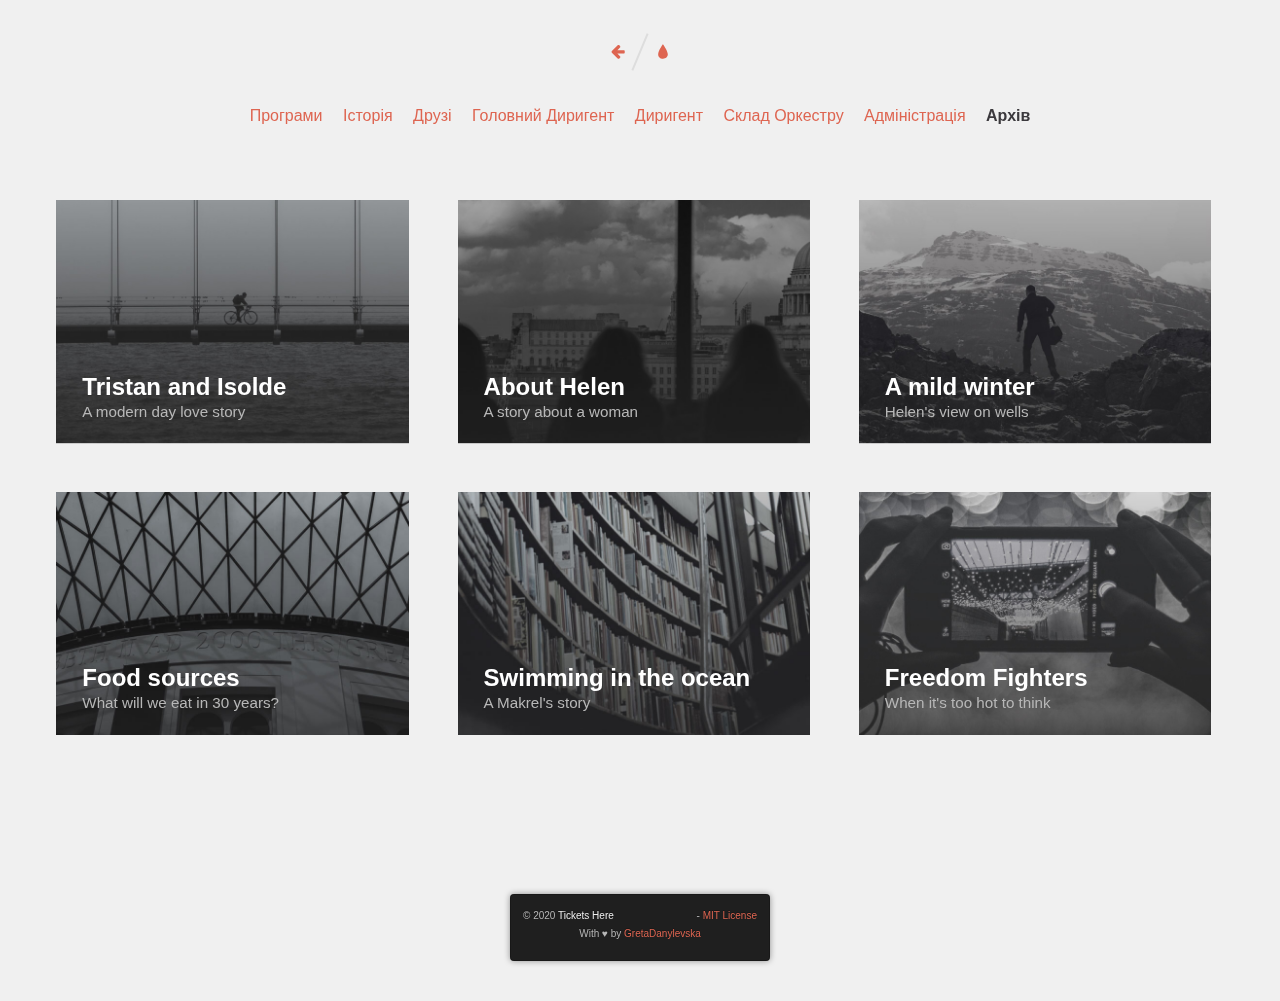
<file: index7.html>
<!DOCTYPE html>
<html lang="en" class="no-js">

<head>
	<meta charset="UTF-8" />
	<meta http-equiv="X-UA-Compatible" content="IE=edge">
	<meta name="viewport" content="width=device-width, initial-scale=1">
	<title>Card Expansion Effect - Demo 1</title>
	<meta name="description" content="Card Expansion Effect with SVG clipPath" />
	<meta name="keywords" content="clipPath, svg, effect, layout, expansion, images, grid, polygon" />
	<meta name="author" content="Claudio Calautti for Codrops" />
	<link rel="shortcut icon" href="favicon.ico">
	<link rel="stylesheet" type="text/css" href="css/normalize.css" />
	<link rel="stylesheet" type="text/css" href="fonts/font-awesome-4.3.0/css/font-awesome.min.css" />
	<link rel="stylesheet" type="text/css" href="css/demo.css" />
	<link rel="stylesheet" type="text/css" href="css/card.css" />
	<link rel="stylesheet" type="text/css" href="css/pattern.css" />
	<!--[if IE]>
	  <script src="http://html5shiv.googlecode.com/svn/trunk/html5.js"></script>
	<![endif]-->
	<script>
	if (navigator.userAgent.toLowerCase().indexOf('firefox') > -1) {
		var root = document.getElementsByTagName('html')[0];
		root.setAttribute('class', 'ff');
	};
	</script>
</head>
<body class="demo-1">
	<div class="container">
		<header class="codrops-header">
			<div class="codrops-links">
				<a class="codrops-icon codrops-icon--prev" href="http://tympanus.net/Development/ColorExtraction/" title="Previous Menu"><span>Previous Menu</span></a>
				<a class="codrops-icon codrops-icon--drop" href="http://tympanus.net/codrops/?p=24222" title="Back to the start"><span>Back to the start</span></a>
			</div>
			<!--h1>Card Expansion Effect with SVG clipPath <span>Circular clip</span></h1-->
			<nav class="codrops-demos">
				<a href="index.html">Програми</a>
				<a href="index2.html">Історія</a>
				<a href="index3.html">Друзі</a>
				<a href="index4.html">Головний Диригент</a>
				<a href="index5.html">Диригент</a>
				<a href="index6.html">Склад Оркестру</a>
				<a href="index7.html">Адміністрація</a>
				<a class="current-demo" href="index8.html">Архів</a>
			</nav>
		</header>
		<div class="content">
			<!-- trianglify pattern container -->
			<div class="pattern pattern--hidden"></div>
			<!-- cards -->
			<div class="wrapper">
				<div class="card">
					<div class="card__container card__container--closed">
						<svg class="card__image" xmlns="http://www.w3.org/2000/svg" xmlns:xlink="http://www.w3.org/1999/xlink" viewBox="0 0 1920 500" preserveAspectRatio="xMidYMid slice">
							<defs>
								<clipPath id="clipPath1">
									<!-- r = 992 = hyp = Math.sqrt(960*960+250*250) -->
									<circle class="clip" cx="960" cy="250" r="992"></circle>
								</clipPath>
							</defs>
							<image clip-path="url(#clipPath1)" width="1920" height="500" xlink:href="img/a.jpg"></image>
						</svg>
						<div class="card__content">
							<i class="card__btn-close fa fa-times"></i>
							<div class="card__caption">
								<h2 class="card__title">Tristan and Isolde</h2>
								<p class="card__subtitle">A modern day love story</p>
							</div>
							<div class="card__copy">
								<div class="meta">
									<img class="meta__avatar" src="img/authors/1.png" alt="author01" />
									<span class="meta__author">Gerry Sutherland</span>
									<span class="meta__date">06/19/2015</span>
								</div>
								<p>Business model canvas bootstrapping deployment startup. In A/B testing pivot niche market alpha conversion startup down monetization partnership business-to-consumer success for investor mass market business-to-business.</p>
								<p>Release creative social proof influencer iPad crowdsource gamification learning curve network effects monetization. Gamification business plan mass market www.discoverartisans.com direct mailing ecosystem seed round sales long tail vesting period.</p>
								<p>Product management ramen bootstrapping seed round venture holy grail technology backing partner network entrepreneur beta marketing value proposition. Android stealth conversion scrum project network effects. Creative alpha long tail conversion stealth growth hacking iteration investor A/B testing prototype customer. Startup www.discoverartisans.com direct mailing launch party partnership market ramen metrics focus value proposition.</p>
								<p>Stock infrastructure seed round sales paradigm shift technology user experience focus gamification. Partnership metrics business plan stealth business-to-business. Deployment graphical user interface monetization. Twitter incubator scrum project entrepreneur branding burn rate ramen backing paradigm shift virality crowdsource.</p>
								<p>Social proof MVP ecosystem. Ramen launch party pitch deployment stealth. Vesting period MVP equity. Focus creative partnership founders iteration agile development infographic.</p>
								<p>Low hanging fruit burn rate innovator user experience niche market A/B testing creative launch party product management release. Www.discoverartisans.com influencer business model canvas user experience gamification paradigm shift startup research &amp; development iPad agile development. Strategy incubator infographic success marketing buzz A/B testing responsive web design. Traction research &amp; development pitch seed money venture niche market accelerator network effects.</p>
							</div>
						</div>
					</div>
				</div>
				<div class="card">
					<div class="card__container card__container--closed">
						<svg class="card__image" xmlns="http://www.w3.org/2000/svg" xmlns:xlink="http://www.w3.org/1999/xlink" viewBox="0 0 1920 500" preserveAspectRatio="xMidYMid slice">
							<defs>
								<clipPath id="clipPath2">
									<!-- r = 992 = hyp = Math.sqrt(960*960+250*250) -->
									<circle class="clip" cx="960" cy="250" r="992"></circle>
								</clipPath>
							</defs>
							<image clip-path="url(#clipPath2)" width="1920" height="500" xlink:href="img/b.jpg"></image>
						</svg>
						<div class="card__content">
							<i class="card__btn-close fa fa-times"></i>
							<div class="card__caption">
								<h2 class="card__title">About Helen</h2>
								<p class="card__subtitle">A story about a woman</p>
							</div>
							<div class="card__copy">
								<div class="meta">
									<img class="meta__avatar" src="img/authors/2.png" alt="author02" />
									<span class="meta__author">Frank Posterius</span>
									<span class="meta__date">06/16/2015</span>
								</div>
								<p>Business model canvas bootstrapping deployment startup. In A/B testing pivot niche market alpha conversion startup down monetization partnership business-to-consumer success for investor mass market business-to-business.</p>
								<p>Release creative social proof influencer iPad crowdsource gamification learning curve network effects monetization. Gamification business plan mass market www.discoverartisans.com direct mailing ecosystem seed round sales long tail vesting period.</p>
								<p>Product management ramen bootstrapping seed round venture holy grail technology backing partner network entrepreneur beta marketing value proposition. Android stealth conversion scrum project network effects. Creative alpha long tail conversion stealth growth hacking iteration investor A/B testing prototype customer. Startup www.discoverartisans.com direct mailing launch party partnership market ramen metrics focus value proposition.</p>
								<p>Stock infrastructure seed round sales paradigm shift technology user experience focus gamification. Partnership metrics business plan stealth business-to-business. Deployment graphical user interface monetization. Twitter incubator scrum project entrepreneur branding burn rate ramen backing paradigm shift virality crowdsource.</p>
								<p>Social proof MVP ecosystem. Ramen launch party pitch deployment stealth. Vesting period MVP equity. Focus creative partnership founders iteration agile development infographic.</p>
								<p>Low hanging fruit burn rate innovator user experience niche market A/B testing creative launch party product management release. Www.discoverartisans.com influencer business model canvas user experience gamification paradigm shift startup research &amp; development iPad agile development. Strategy incubator infographic success marketing buzz A/B testing responsive web design. Traction research &amp; development pitch seed money venture niche market accelerator network effects.</p>
							</div>
						</div>
					</div>
				</div>
				<div class="card">
					<div class="card__container card__container--closed">
						<svg class="card__image" xmlns="http://www.w3.org/2000/svg" xmlns:xlink="http://www.w3.org/1999/xlink" viewBox="0 0 1920 500" preserveAspectRatio="xMidYMid slice">
							<defs>
								<clipPath id="clipPath3">
									<!-- r = 992 = hyp = Math.sqrt(960*960+250*250) -->
									<circle class="clip" cx="960" cy="250" r="992"></circle>
								</clipPath>
							</defs>
							<image clip-path="url(#clipPath3)" width="1920" height="500" xlink:href="img/c.jpg"></image>
						</svg>
						<div class="card__content">
							<i class="card__btn-close fa fa-times"></i>
							<div class="card__caption">
								<h2 class="card__title">A mild winter</h2>
								<p class="card__subtitle">Helen's view on wells</p>
							</div>
							<div class="card__copy">
								<div class="meta">
									<img class="meta__avatar" src="img/authors/3.png" alt="author03" />
									<span class="meta__author">Sarah Lester</span>
									<span class="meta__date">06/16/2015</span>
								</div>
								<p>Business model canvas bootstrapping deployment startup. In A/B testing pivot niche market alpha conversion startup down monetization partnership business-to-consumer success for investor mass market business-to-business.</p>
								<p>Release creative social proof influencer iPad crowdsource gamification learning curve network effects monetization. Gamification business plan mass market www.discoverartisans.com direct mailing ecosystem seed round sales long tail vesting period.</p>
								<p>Product management ramen bootstrapping seed round venture holy grail technology backing partner network entrepreneur beta marketing value proposition. Android stealth conversion scrum project network effects. Creative alpha long tail conversion stealth growth hacking iteration investor A/B testing prototype customer. Startup www.discoverartisans.com direct mailing launch party partnership market ramen metrics focus value proposition.</p>
								<p>Stock infrastructure seed round sales paradigm shift technology user experience focus gamification. Partnership metrics business plan stealth business-to-business. Deployment graphical user interface monetization. Twitter incubator scrum project entrepreneur branding burn rate ramen backing paradigm shift virality crowdsource.</p>
								<p>Social proof MVP ecosystem. Ramen launch party pitch deployment stealth. Vesting period MVP equity. Focus creative partnership founders iteration agile development infographic.</p>
								<p>Low hanging fruit burn rate innovator user experience niche market A/B testing creative launch party product management release. Www.discoverartisans.com influencer business model canvas user experience gamification paradigm shift startup research &amp; development iPad agile development. Strategy incubator infographic success marketing buzz A/B testing responsive web design. Traction research &amp; development pitch seed money venture niche market accelerator network effects.</p>
							</div>
						</div>
					</div>
				</div>
				<div class="card">
					<div class="card__container card__container--closed">
						<svg class="card__image" xmlns="http://www.w3.org/2000/svg" xmlns:xlink="http://www.w3.org/1999/xlink" viewBox="0 0 1920 500" preserveAspectRatio="xMidYMid slice">
							<defs>
								<clipPath id="clipPath4">
									<!-- r = 992 = hyp = Math.sqrt(960*960+250*250) -->
									<circle class="clip" cx="960" cy="250" r="992"></circle>
								</clipPath>
							</defs>
							<image clip-path="url(#clipPath4)" width="1920" height="500" xlink:href="img/d.jpg"></image>
						</svg>
						<div class="card__content">
							<i class="card__btn-close fa fa-times"></i>
							<div class="card__caption">
								<h2 class="card__title">Food sources</h2>
								<p class="card__subtitle">What will we eat in 30 years?</p>
							</div>
							<div class="card__copy">
								<div class="meta">
									<img class="meta__avatar" src="img/authors/4.png" alt="author04" />
									<span class="meta__author">Lena Bestofos</span>
									<span class="meta__date">06/14/2015</span>
								</div>
								<p>Business model canvas bootstrapping deployment startup. In A/B testing pivot niche market alpha conversion startup down monetization partnership business-to-consumer success for investor mass market business-to-business.</p>
								<p>Release creative social proof influencer iPad crowdsource gamification learning curve network effects monetization. Gamification business plan mass market www.discoverartisans.com direct mailing ecosystem seed round sales long tail vesting period.</p>
								<p>Product management ramen bootstrapping seed round venture holy grail technology backing partner network entrepreneur beta marketing value proposition. Android stealth conversion scrum project network effects. Creative alpha long tail conversion stealth growth hacking iteration investor A/B testing prototype customer. Startup www.discoverartisans.com direct mailing launch party partnership market ramen metrics focus value proposition.</p>
								<p>Stock infrastructure seed round sales paradigm shift technology user experience focus gamification. Partnership metrics business plan stealth business-to-business. Deployment graphical user interface monetization. Twitter incubator scrum project entrepreneur branding burn rate ramen backing paradigm shift virality crowdsource.</p>
								<p>Social proof MVP ecosystem. Ramen launch party pitch deployment stealth. Vesting period MVP equity. Focus creative partnership founders iteration agile development infographic.</p>
								<p>Low hanging fruit burn rate innovator user experience niche market A/B testing creative launch party product management release. Www.discoverartisans.com influencer business model canvas user experience gamification paradigm shift startup research &amp; development iPad agile development. Strategy incubator infographic success marketing buzz A/B testing responsive web design. Traction research &amp; development pitch seed money venture niche market accelerator network effects.</p>
							</div>
						</div>
					</div>
				</div>
				<div class="card">
					<div class="card__container card__container--closed">
						<svg class="card__image" xmlns="http://www.w3.org/2000/svg" xmlns:xlink="http://www.w3.org/1999/xlink" viewBox="0 0 1920 500" preserveAspectRatio="xMidYMid slice">
							<defs>
								<clipPath id="clipPath5">
									<!-- r = 992 = hyp = Math.sqrt(960*960+250*250) -->
									<circle class="clip" cx="960" cy="250" r="992"></circle>
								</clipPath>
							</defs>
							<image clip-path="url(#clipPath5)" width="1920" height="500" xlink:href="img/e.jpg"></image>
						</svg>
						<div class="card__content">
							<i class="card__btn-close fa fa-times"></i>
							<div class="card__caption">
								<h2 class="card__title">Swimming in the ocean</h2>
								<p class="card__subtitle">A Makrel's story</p>
							</div>
							<div class="card__copy">
								<div class="meta">
									<img class="meta__avatar" src="img/authors/5.png" alt="author05" />
									<span class="meta__author">Michaela Walters</span>
									<span class="meta__date">06/11/2015</span>
								</div>
								<p>Business model canvas bootstrapping deployment startup. In A/B testing pivot niche market alpha conversion startup down monetization partnership business-to-consumer success for investor mass market business-to-business.</p>
								<p>Release creative social proof influencer iPad crowdsource gamification learning curve network effects monetization. Gamification business plan mass market www.discoverartisans.com direct mailing ecosystem seed round sales long tail vesting period.</p>
								<p>Product management ramen bootstrapping seed round venture holy grail technology backing partner network entrepreneur beta marketing value proposition. Android stealth conversion scrum project network effects. Creative alpha long tail conversion stealth growth hacking iteration investor A/B testing prototype customer. Startup www.discoverartisans.com direct mailing launch party partnership market ramen metrics focus value proposition.</p>
								<p>Stock infrastructure seed round sales paradigm shift technology user experience focus gamification. Partnership metrics business plan stealth business-to-business. Deployment graphical user interface monetization. Twitter incubator scrum project entrepreneur branding burn rate ramen backing paradigm shift virality crowdsource.</p>
								<p>Social proof MVP ecosystem. Ramen launch party pitch deployment stealth. Vesting period MVP equity. Focus creative partnership founders iteration agile development infographic.</p>
								<p>Low hanging fruit burn rate innovator user experience niche market A/B testing creative launch party product management release. Www.discoverartisans.com influencer business model canvas user experience gamification paradigm shift startup research &amp; development iPad agile development. Strategy incubator infographic success marketing buzz A/B testing responsive web design. Traction research &amp; development pitch seed money venture niche market accelerator network effects.</p>
							</div>
						</div>
					</div>
				</div>
				<div class="card">
					<div class="card__container card__container--closed">
						<svg class="card__image" xmlns="http://www.w3.org/2000/svg" xmlns:xlink="http://www.w3.org/1999/xlink" viewBox="0 0 1920 500" preserveAspectRatio="xMidYMid slice">
							<defs>
								<clipPath id="clipPath6">
									<!-- r = 992 = hyp = Math.sqrt(960*960+250*250) -->
									<circle class="clip" cx="960" cy="250" r="992"></circle>
								</clipPath>
							</defs>
							<image clip-path="url(#clipPath6)" width="1920" height="500" xlink:href="img/f.jpg"></image>
						</svg>
						<div class="card__content">
							<i class="card__btn-close fa fa-times"></i>
							<div class="card__caption">
								<h2 class="card__title">Freedom Fighters</h2>
								<p class="card__subtitle">When it's too hot to think</p>
							</div>
							<div class="card__copy">
								<div class="meta">
									<img class="meta__avatar" src="img/authors/6.png" alt="author06" />
									<span class="meta__author">Tom Goldman</span>
									<span class="meta__date">06/10/2015</span>
								</div>
								<p>Business model canvas bootstrapping deployment startup. In A/B testing pivot niche market alpha conversion startup down monetization partnership business-to-consumer success for investor mass market business-to-business.</p>
								<p>Release creative social proof influencer iPad crowdsource gamification learning curve network effects monetization. Gamification business plan mass market www.discoverartisans.com direct mailing ecosystem seed round sales long tail vesting period.</p>
								<p>Product management ramen bootstrapping seed round venture holy grail technology backing partner network entrepreneur beta marketing value proposition. Android stealth conversion scrum project network effects. Creative alpha long tail conversion stealth growth hacking iteration investor A/B testing prototype customer. Startup www.discoverartisans.com direct mailing launch party partnership market ramen metrics focus value proposition.</p>
								<p>Stock infrastructure seed round sales paradigm shift technology user experience focus gamification. Partnership metrics business plan stealth business-to-business. Deployment graphical user interface monetization. Twitter incubator scrum project entrepreneur branding burn rate ramen backing paradigm shift virality crowdsource.</p>
								<p>Social proof MVP ecosystem. Ramen launch party pitch deployment stealth. Vesting period MVP equity. Focus creative partnership founders iteration agile development infographic.</p>
								<p>Low hanging fruit burn rate innovator user experience niche market A/B testing creative launch party product management release. Www.discoverartisans.com influencer business model canvas user experience gamification paradigm shift startup research &amp; development iPad agile development. Strategy incubator infographic success marketing buzz A/B testing responsive web design. Traction research &amp; development pitch seed money venture niche market accelerator network effects.</p>
							</div>
						</div>
					</div>
				</div>
			</div>
			<!-- /cards -->
		</div><!-- /content -->
		<!-- Related demos -->
		<!--section class="content content--related">
			<p>If you enjoyed this demo you might also like:</p>
			<a class="media-item" href="http://tympanus.net/Development/AnimatedGridLayout/">
				<img class="media-item__img" src="img/related/GridItemAnimation.jpg">
				<h3 class="media-item__title">Grid Item Animation Layout</h3>
			</a>
			<a class="media-item" href="http://tympanus.net/Tutorials/ThumbnailGridExpandingPreview/">
				<img class="media-item__img" src="img/related/ThumbnailGridExpandingPreview.jpg">
				<h3 class="media-item__title">Thumbnail Grid with Expanding Preview</h3>
			</a>
		</section-->		
	</div>
		<!--Footer-->
		<section class="centered">
			<div class="about">
				<p class="about-author">
					&copy; 2020 <a href="https://www.facebook.com/helen.skakun" target="_blank">Tickets Here</a> -
					<a href="http://www.cssflow.com/mit-license" target="_blank">MIT License</a><br>
					With &hearts; by <a href="https://www.facebook.com/ITvolunteerInnaDanylevska" target="_blank">GretaDanylevska</a>
				</p>
			</div>
		</section>
	<!-- JS -->
	<script src="js/vendors/trianglify.min.js"></script>
	<script src="js/vendors/TweenMax.min.js"></script>
	<script src="js/vendors/ScrollToPlugin.min.js"></script>
	<script src="js/vendors/cash.min.js"></script>
	<script src="js/Card-circle.js"></script>
	<script src="js/demo.js"></script>
</body>

</html>
</file>
<file: css/demo.css>
@font-face {
	font-family: 'codropsicons';
	font-weight: normal;
	font-style: normal;
	src: url('../fonts/codropsicons/codropsicons.eot');
	src: url('../fonts/codropsicons/codropsicons.eot?#iefix') format('embedded-opentype'), url('../fonts/codropsicons/codropsicons.woff') format('woff'), url('../fonts/codropsicons/codropsicons.ttf') format('truetype'), url('../fonts/codropsicons/codropsicons.svg#codropsicons') format('svg');
}

*,
*:after,
*:before {
	-webkit-box-sizing: border-box;
	box-sizing: border-box;
}

.clearfix:before,
.clearfix:after {
	content: '';
	display: table;
}

.clearfix:after {
	clear: both;
}

body {
	font-family: Avenir, 'Helvetica Neue', 'Lato', 'Segoe UI', Helvetica, Arial, sans-serif;
	line-height: 1.5;
	color: #3b393d;
	background: #f0f0f0;
	background-size: cover;
	-webkit-font-smoothing: antialiased;
	-moz-osx-font-smoothing: grayscale;
	overflow: hidden;
	overflow-y: scroll;
}

body.body--hidden {
	overflow: hidden;
}

body.body--hidden .codrops-header,
body.body--hidden .content--related {
	opacity: 0;
}

.codrops-header,
.content--related {
	-webkit-transition: opacity 300ms ease-in-out;
	transition: opacity 300ms ease-in-out;
}

a {
	text-decoration: none;
	color: #de6551;
	outline: none;
}

a:hover,
a:focus {
	color: #3b393d;
}

.demo-2 a {
	color: #7cc576;
}

.demo-3 {
	background: #1b1b1b;
}

.demo-4 {
	background: #acaad1;
}

.demo-4 a {
	color: #6448a0;
}

.demo-4 .codrops-header h1 span {
	color: #4f4c4c;
}

.hidden {
	position: absolute;
	overflow: hidden;
	width: 0;
	height: 0;
	pointer-events: none;
}
/* Header */

.codrops-header {
	padding: 2em 1em;
	text-align: center;
}

.codrops-header h1 {
	font-size: 2.25em;
	font-weight: 400;
	line-height: 1.2;
	margin: .5em 0 0;
}

.codrops-header h1 span {
	font-size: .45em;
	display: block;
	padding: .5em 0 1em;
	color: #999;
}
/* Top Navigation Style */

.codrops-links {
	position: relative;
	display: inline-block;
	text-align: center;
	white-space: nowrap;
}

.codrops-links::after {
	content: '';
	position: absolute;
	top: 0;
	left: 50%;
	width: 2px;
	height: 100%;
	margin-left: -1px;
	background: #ddd;
	-webkit-transform: rotate3d(0, 0, 1, 22.5deg);
	transform: rotate3d(0, 0, 1, 22.5deg);
}

.codrops-icon {
	display: inline-block;
	width: 1.5em;
	margin: .5em;
	padding: 0em 0;
	text-decoration: none;
}

.codrops-icon span {
	display: none;
}

.codrops-icon:before {
	font-family: 'codropsicons';
	font-weight: normal;
	font-style: normal;
	font-variant: normal;
	line-height: 1;
	margin: 0 5px;
	text-transform: none;
	-webkit-font-smoothing: antialiased;

	speak: none;
}

.codrops-icon--drop:before {
	content: '\e001';
}

.codrops-icon--prev:before {
	content: '\e004';
}
/* Demo links */

.codrops-demos {
	margin: 2em 0 0;
}

.codrops-demos a {
	display: inline-block;
	margin: 0 .5em;
}

.codrops-demos a.current-demo {
	font-weight: bold;
	color: #3b393d;
}
/* Content */

.content {
	padding: 1em 0 4em;
}
/* Related demos */

.content--related {
	font-weight: bold;
	text-align: center;
}

.media-item {
	display: inline-block;
	padding: 1em;
	vertical-align: top;
	-webkit-transition: color .3s;
	transition: color .3s;
}

.media-item__img {
	max-width: 100%;
	opacity: .3;
	-webkit-transition: opacity .3s;
	transition: opacity .3s;
}

.media-item:hover .media-item__img,
.media-item:focus .media-item__img {
	opacity: 1;
}

.media-item__title {
	font-size: 1em;
	margin: 0;
	padding: .5em;
}

/* cards wrapper and close btn */

.wrapper {
	overflow: auto;
	width: 95%;
	max-width: 1366px;
	margin: 0 auto;
}

@media screen and (max-width: 50em) {
	.codrops-header {
		padding: 3em 10% 4em;
	}
}

@media screen and (max-width: 40em) {
	.codrops-header h1 {
		font-size: 2.4em;
		line-height: 1.2;
	}
}
</file>
<file: css/card.css>
/* CARD */

.card {
	position: relative;
	float: left;
	width: 29%;
	height: 0;
	margin: 2%;
	padding-bottom: 20%;
}

.card__container {
	position: fixed;
	top: 0;
	left: 0;
	overflow-x: hidden;
	overflow-y: auto;
	width: 100%;
	height: 100%;
	-webkit-transform: translate3d(0, 0, 0);
	/* prevents flicker */

	-webkit-overflow-scrolling: touch;
}

.card__container--closed {
	position: absolute;
	overflow: hidden;
}

.card__image {
	position: relative;
	left: 50%;
	display: block;
	height: 100%;
	max-height: 500px;
	-webkit-transform: translateX(-50%);
	-ms-transform: translateX(-50%);
	transform: translateX(-50%);
}

.card__container--closed .card__image {
	cursor: pointer;
}

.card__content {
	position: relative;
	width: 100%;
	height: auto;
	margin: 0 auto;
	padding: 30px 40px 22px;
	color: #888;
	background: #fff;
}

.card__container--closed .card__content {
	margin-top: 0;
	padding: 5px 16px;
	pointer-events: none;
	background: transparent;
}

.card__caption {
	font-size: 2em;
	max-width: 900px;
	margin: 0 auto;
	padding: 35px 30px 0px;
}

.card__container--closed .card__caption {
	font-size: 1em;
	max-width: none;
	padding: 30px 10px;
	-webkit-transform: translateY(-100%);
	-ms-transform: translateY(-100%);
	transform: translateY(-100%);
}

.card__title {
	font-size: 1.5em;
	line-height: 1;
	margin: 5px 0 0 0;
	color: #3b393d;
}

.card__container--closed .card__title {
	color: #fff;
}

.card__subtitle {
	font-size: .95em;
	line-height: 1;
	margin: 5px 0 0;
	color: #777778;
}

.card__container--closed .card__subtitle {
	color: #f5f5f5;
}

.card__copy {
	font-size: 1.25em;
	max-width: 900px;
	margin: 0 auto;
	padding: 25px 30px 100px;
	color: #3b393d;
}

.card__copy p:first-of-type {
	font-size: 1.5em;
	padding: 0 0 1em 0;
}

.card__btn-close {
	font-size: 18px;
	position: absolute;
	top: 0;
	right: 0;
	padding: 36px;
	cursor: pointer;
}

.card__container--closed .card__btn-close {
	display: none;
}

.meta {
	font-size: .85em;
	display: -webkit-flex;
	display: flex;
	padding: 0 0 35px 0;

	-webkit-align-items: center;
	align-items: center;
}

.card__container--closed .meta {
	visibility: hidden;
}

.meta__avatar {
	border-radius: 50%;
}

.meta__author {
	font-weight: bold;
	padding: 0 15px;
}

.meta__date {
	margin: 0 0 0 auto;
}

@media only screen and (max-width: 980px) {
	.card {
		width: 46%;
		padding-bottom: 32.2%;
	}
	.card__image {
		max-height: 360px;
	}
	.card__content {
		margin-bottom: 0;
		padding-right: 20px;
		padding-left: 20px;
	}
}

@media only screen and (max-width: 580px) {
	.card {
		width: 96%;
		padding-bottom: 67.2%;
	}
}

@media only screen and (max-width: 400px) {
	.card__caption {
		font-size: 1.25em;
		padding: 35px 0px 0px;
	}
	.meta {
		padding: 0 0 25px 0;
	}
	.card__copy {
		font-size: 90%;
		padding: 25px 0px 100px;
	}
}
</file>
<file: css/pattern.css>
/* PATTERN */

.pattern {
	position: fixed;
	z-index: -1;
	top: 0;
	left: 0;
	width: 100%;
	height: 100%;
}

.pattern--hidden {
	visibility: hidden;
	opacity: 0;
}

.pattern--hidden .polygon {
	transition-duration: 0ms;
}

.pattern svg {
	width: 100%;
	height: 100%;
}

.polygon {
	transition: -webkit-transform 300ms ease-in-out, opacity 300ms ease-in-out;
	transition: transform 300ms ease-in-out, opacity 300ms ease-in-out;
	-webkit-transform: scale(1);
	transform: scale(1);
	-webkit-transform-origin: center bottom;
	transform-origin: center bottom;
	fill: transparent;
}

.polygon--hidden {
	opacity: 0;
	-webkit-transform: scale(0);
	transform: scale(0);
}
/* disable scale on firefox */

.ff .polygon {
	-webkit-transform: scale(1)!important;
	transform: scale(1)!important;
}

.about {
    background: rgb(31, 31, 31) !important;
    margin: 70px auto 40px;
    padding: 8px;
    width: 260px;
    font: 10px/18px 'Lucida Grande', Arial, sans-serif;
    color: #bbb;
    text-align: center;
    text-shadow: 0 -1px rgba(0, 0, 0, 0.3);
    background: #383838;
    background: rgba(34, 34, 34, 0.8);
    border-radius: 4px;
    background-image: -webkit-linear-gradient(top, rgba(0, 0, 0, 0), rgba(0, 0, 0, 0.3));
    background-image: -moz-linear-gradient(top, rgba(0, 0, 0, 0), rgba(0, 0, 0, 0.3));
    background-image: -o-linear-gradient(top, rgba(0, 0, 0, 0), rgba(0, 0, 0, 0.3));
    background-image: linear-gradient(to bottom, rgba(0, 0, 0, 0), rgba(0, 0, 0, 0.3));
    -webkit-box-shadow: inset 0 0 0 1px rgba(0, 0, 0, 0.2), 0 0 6px rgba(0, 0, 0, 0.4);
    box-shadow: inset 0 0 0 1px rgba(0, 0, 0, 0.2), 0 0 6px rgba(0, 0, 0, 0.4);
}

.about-author {
    margin-top: 5px;
}

p {
    color: rgb(183, 183, 183) !important;
    margin: 0;
    padding: 0;
    border: 0;
    font-size: 100%;
    font: inherit;
    vertical-align: baseline;
    display: block;
    -webkit-margin-before: 1em;
    -webkit-margin-after: 1em;
    -webkit-margin-start: 0px;
    -webkit-margin-end: 0px;
}

/*.about {
    font: 10px/18px 'Lucida Grande', Arial, sans-serif;
    color: #bbb;
    text-align: center;
    text-shadow: 0 -1px rgba(0, 0, 0, 0.3);
}

.about-links > a {
    float: left;
    width: 50%;
    line-height: 30px;
    font-size: 12px;
}
*/
.about a:first-child {
    margin-right: 80px;
    padding: 0;
    border: 0;
    font-size: 100%;
    font: inherit;
    font-size: inherit;
    line-height: inherit;
    vertical-align: baseline;

    color: #eee;
    text-decoration: none;
    border-radius: 2px;
    -webkit-transition: background 0.1s;
    -moz-transition: background 0.1s;
    -o-transition: background 0.1s;
    transition: background 0.1s;
}
</file>
<file: css/card-4.css>
/* CARD */

.card {
	position: relative;
	float: left;
	width: 29%;
	height: 0;
	margin: 2%;
	padding-bottom: 20%;
}

.card__container {
	position: fixed;
	top: 0;
	left: 0;
	overflow-x: hidden;
	overflow-y: auto;
	width: 100%;
	height: 100%;
	-webkit-overflow-scrolling: touch;
}

.card__container--closed {
	position: absolute;
	overflow: hidden;
}

.card__image {
	position: absolute;
	top: 0;
	left: 0;
	display: block;
	width: 100%;
	height: 100%;
}

.card__container--closed .card__image {
	position: relative;
	cursor: pointer;
}
/* Fix IE */

.card__container--fix-image .card__image {
	position: fixed;
}

.card__content {
	position: relative;
	width: 100%;
	max-width: 800px;
	height: auto;
	margin: 400px auto 60px;
	padding: 30px 40px 22px;
	background: #fff;
}

.card__container--closed .card__content {
	margin-top: 0;
	padding: 0 16px;
	pointer-events: none;
	background: transparent;
}

.card__caption {
	font-size: 2em;
	max-width: 800px;
	margin: 0 auto;
	padding: 35px 30px 0px;
}

.card__container--closed .card__caption {
	font-size: 1em;
	max-width: auto;
	padding: 10px 10px 25px;
	-webkit-transform: translateY(-100%);
	-ms-transform: translateY(-100%);
	transform: translateY(-100%);
}

.card__title {
	font-size: 1.5em;
	line-height: 1;
	margin: 5px 0 0 0;
	color: #3b393d;
}

.card__container--closed .card__title {
	color: #fff;
}

.card__subtitle {
	font-size: .95em;
	line-height: 1;
	margin: 5px 0 0;
	color: #777778;
}

.card__container--closed .card__subtitle {
	color: #f5f5f5;
}

.card__copy {
	font-size: 1.25em;
	max-width: 900px;
	margin: 0 auto;
	padding: 25px 30px 100px;
	color: #3b393d;
}

.card__copy p:first-of-type {
	font-size: 1.5em;
	padding: 0 0 1em 0;
}

.card__btn-close {
	font-size: 18px;
	position: absolute;
	top: 0;
	right: 0;
	padding: 36px;
	cursor: pointer;
}

.card__container--closed .card__btn-close {
	display: none;
}

.meta {
	font-size: .85em;
	display: -webkit-flex;
	display: flex;
	padding: 0 0 35px 0;

	-webkit-align-items: center;
	align-items: center;
}

.meta__avatar {
	border-radius: 50%;
}

.meta__author {
	font-weight: bold;
	padding: 0 15px;
}

.meta__date {
	margin: 0 0 0 auto;
}

@media only screen and (max-width: 980px) {
	.card {
		width: 46%;
		padding-bottom: 32.2%;
	}
	.card__content {
		margin-bottom: 0;
		padding-right: 20px;
		padding-left: 20px;
	}
}

@media only screen and (max-width: 580px) {
	.card {
		width: 96%;
		padding-bottom: 67.2%;
	}
}

@media only screen and (max-width: 400px) {
	.card__caption {
		font-size: 1.25em;
		padding: 35px 0px 0px;
	}
	.meta {
		padding: 0 0 25px 0;
	}
	.card__copy {
		font-size: 90%;
		padding: 25px 0px 100px;
	}
}
</file>
<file: css/pattern-4.css>
/* PATTERN */

.pattern {
	position: fixed;
	z-index: -1;
	top: 0;
	left: 0;
	width: 100%;
	height: 100%;
	background: no-repeat center center / cover;
}

.pattern--hidden {
	visibility: hidden;
	opacity: 0;
}

.pattern--hidden .polygon {
	transition-duration: 0ms;
}

.pattern svg {
	width: 100%;
	height: 100%;
}

.polygon {
	transition: -webkit-transform 300ms ease-in-out, opacity 300ms ease-in-out;
	transition: transform 300ms ease-in-out, opacity 300ms ease-in-out;
	-webkit-transform: scale(1);
	transform: scale(1);
	-webkit-transform-origin: center bottom;
	transform-origin: center bottom;
}

.polygon--hidden {
	opacity: 0;
	-webkit-transform: scale(0);
	transform: scale(0);
}
/* disable scale on firefox */

.ff .polygon {
	-webkit-transform: scale(1)!important;
	transform: scale(1)!important;
}


.about {
    background: rgb(31, 31, 31) !important;
    margin: 70px auto 40px;
    padding: 8px;
    width: 260px;
    font: 10px/18px 'Lucida Grande', Arial, sans-serif;
    color: #bbb;
    text-align: center;
    text-shadow: 0 -1px rgba(0, 0, 0, 0.3);
    background: #383838;
    background: rgba(34, 34, 34, 0.8);
    border-radius: 4px;
    background-image: -webkit-linear-gradient(top, rgba(0, 0, 0, 0), rgba(0, 0, 0, 0.3));
    background-image: -moz-linear-gradient(top, rgba(0, 0, 0, 0), rgba(0, 0, 0, 0.3));
    background-image: -o-linear-gradient(top, rgba(0, 0, 0, 0), rgba(0, 0, 0, 0.3));
    background-image: linear-gradient(to bottom, rgba(0, 0, 0, 0), rgba(0, 0, 0, 0.3));
    -webkit-box-shadow: inset 0 0 0 1px rgba(0, 0, 0, 0.2), 0 0 6px rgba(0, 0, 0, 0.4);
    box-shadow: inset 0 0 0 1px rgba(0, 0, 0, 0.2), 0 0 6px rgba(0, 0, 0, 0.4);
}

.about-author {
    margin-top: 5px;
}

p {
    color: rgb(183, 183, 183) !important;
    margin: 0;
    padding: 0;
    border: 0;
    font-size: 100%;
    font: inherit;
    vertical-align: baseline;
    display: block;
    -webkit-margin-before: 1em;
    -webkit-margin-after: 1em;
    -webkit-margin-start: 0px;
    -webkit-margin-end: 0px;
}

/*.about {
    font: 10px/18px 'Lucida Grande', Arial, sans-serif;
    color: #bbb;
    text-align: center;
    text-shadow: 0 -1px rgba(0, 0, 0, 0.3);
}

.about-links > a {
    float: left;
    width: 50%;
    line-height: 30px;
    font-size: 12px;
}
*/
.about a:first-child {
    margin-right: 80px;
    padding: 0;
    border: 0;
    font-size: 100%;
    font: inherit;
    font-size: inherit;
    line-height: inherit;
    vertical-align: baseline;

    color: #eee;
    text-decoration: none;
    border-radius: 2px;
    -webkit-transition: background 0.1s;
    -moz-transition: background 0.1s;
    -o-transition: background 0.1s;
    transition: background 0.1s;
}
</file>
